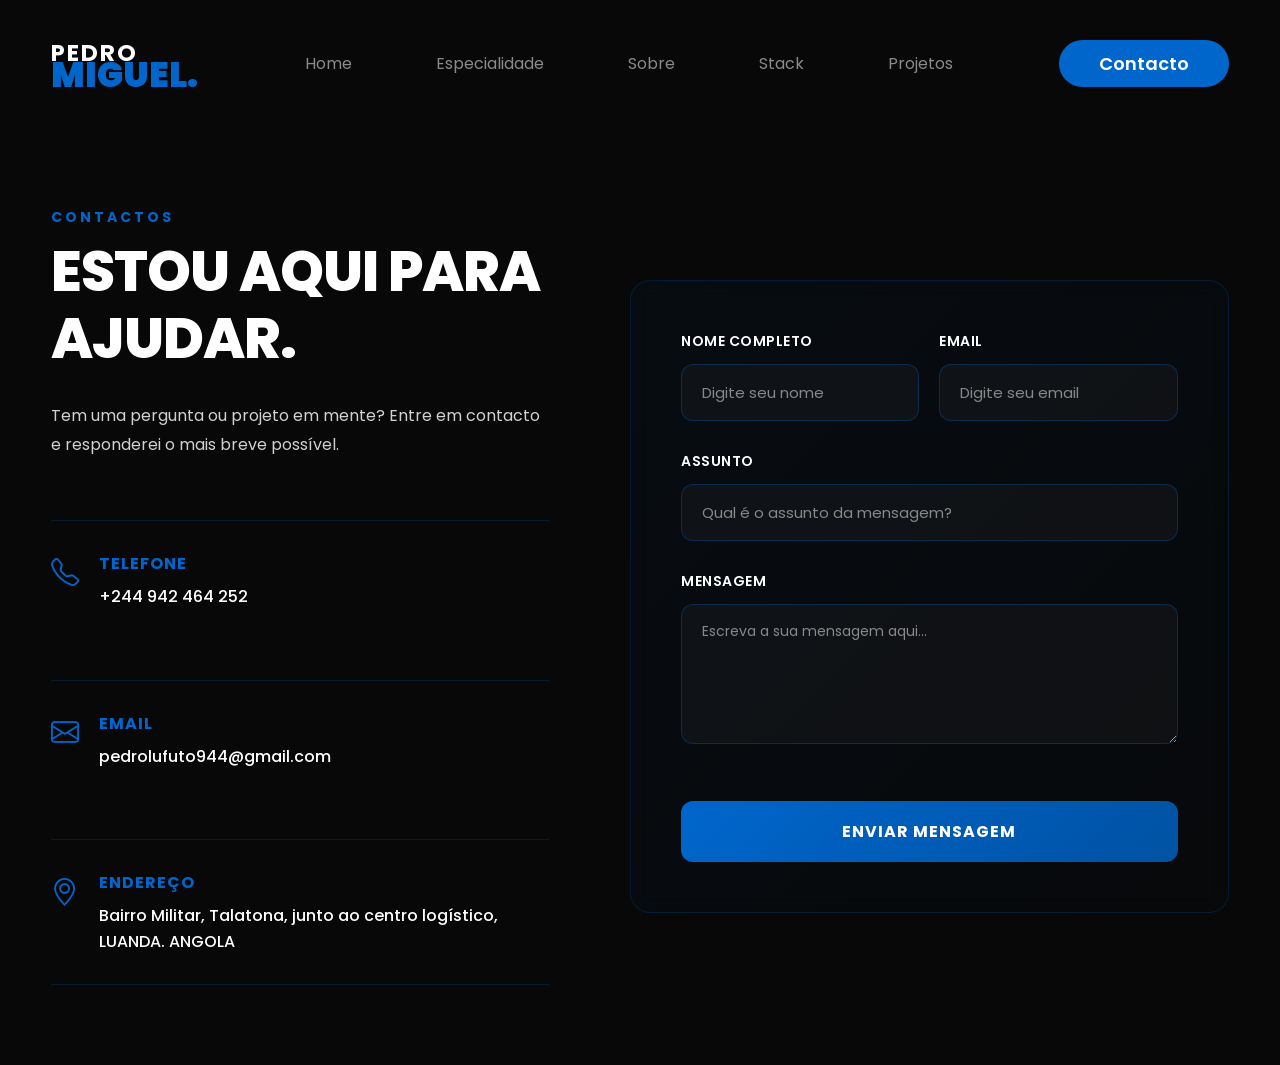
<file: contacto.html>
<!DOCTYPE html>
<html lang="pt">

<head>
    <meta charset="UTF-8">
    <meta name="viewport" content="width=device-width, initial-scale=1.0">
    <link rel="stylesheet" href="style.css">
    <link rel="stylesheet" href="https://cdn.jsdelivr.net/npm/bootstrap-icons@1.11.3/font/bootstrap-icons.min.css">
    <link rel="preconnect" href="https://fonts.googleapis.com">
    <link rel="preconnect" href="https://fonts.gstatic.com" crossorigin>
    <link
        href="https://fonts.googleapis.com/css2?family=Poppins:ital,wght@0,100;0,200;0,300;0,400;0,500;0,600;0,700;0,800;0,900;1,100;1,200;1,300;1,400;1,500;1,600;1,700;1,800;1,900&display=swap"
        rel="stylesheet">
    <title>Contacto | Pedro Miguel</title>
    <style>
        /* NOTIFICAÇÃO TOAST - FIXA NO TOPO */
        .toast-container {
            position: fixed;
            top: 30px;
            right: 30px;
            z-index: 9999;
            pointer-events: none;
        }

        .toast-notification {
            background: #fff;
            border-radius: 12px;
            padding: 20px 25px;
            margin-bottom: 15px;
            min-width: 350px;
            max-width: 450px;
            box-shadow: 0 10px 40px rgba(0, 0, 0, 0.2);
            display: flex;
            align-items: center;
            gap: 15px;
            animation: slideInFromRight .4s cubic-bezier(0.34, 1.56, 0.64, 1);
            pointer-events: auto;
            border-left: 5px solid #0066CC;
            font-weight: 600;
            color: #333;
        }

        .toast-notification.success {
            border-left-color: #4caf50;
            background: linear-gradient(135deg, #f0fdf4 0%, #f9fdf7 100%);
        }

        .toast-notification.success .toast-icon {
            color: #4caf50;
            font-size: 24px;
        }

        .toast-notification.error {
            border-left-color: #f44336;
            background: linear-gradient(135deg, #fef2f2 0%, #fdfbfb 100%);
        }

        .toast-notification.error .toast-icon {
            color: #f44336;
            font-size: 24px;
        }

        .toast-icon {
            display: flex;
            align-items: center;
            flex-shrink: 0;
            animation: popIn .5s cubic-bezier(0.34, 1.56, 0.64, 1);
        }

        .toast-content {
            flex: 1;
            font-size: 15px;
            line-height: 1.5;
            color: #333;
        }

        .toast-close {
            background: none;
            border: none;
            cursor: pointer;
            font-size: 20px;
            color: #999;
            padding: 0;
            margin-left: 10px;
            display: flex;
            align-items: center;
            transition: color .2s;
        }

        .toast-close:hover {
            color: #666;
        }

        @keyframes slideInFromRight {
            from {
                opacity: 0;
                transform: translateX(400px);
            }
            to {
                opacity: 1;
                transform: translateX(0);
            }
        }

        @keyframes slideOutToRight {
            from {
                opacity: 1;
                transform: translateX(0);
            }
            to {
                opacity: 0;
                transform: translateX(400px);
            }
        }

        .toast-notification.removing {
            animation: slideOutToRight .3s cubic-bezier(0.34, 1.56, 0.64, 1) forwards;
        }

        @media screen and (max-width: 768px) {
            .toast-container {
                top: 20px;
                right: 20px;
                left: 20px;
            }

            .toast-notification {
                min-width: auto;
                max-width: 100%;
            }
        }

        /* ESTILO DO FORMULÁRIO DE CONTACTO */
        section.contacto {
            padding: 80px 4%;
            min-height: 100vh;
            display: flex;
            align-items: center;
        }

        section.contacto .interface {
            width: 100%;
        }

        .contacto-wrapper {
            display: grid;
            grid-template-columns: 1fr 1.2fr;
            gap: 80px;
            max-width: 1200px;
            margin: 0 auto;
            align-items: center;
        }

        /* LADO ESQUERDO - INFORMAÇÕES */
        .contacto-info {
            display: flex;
            flex-direction: column;
            gap: 40px;
        }

        .contacto-info h2 {
            color: #0066CC;
            font-size: 14px;
            font-weight: 700;
            text-transform: uppercase;
            letter-spacing: 3px;
            margin-bottom: 10px;
        }

        .contacto-info h1 {
            color: #fff;
            font-size: 56px;
            font-weight: 800;
            line-height: 1.2;
            margin-bottom: 30px;
            letter-spacing: -1px;
        }

        .contacto-info p {
            color: #d1d1d1;
            font-size: 16px;
            line-height: 1.8;
            margin-bottom: 20px;
        }

        .info-item {
            display: flex;
            align-items: flex-start;
            gap: 20px;
            padding: 30px 0;
            border-top: 1px solid rgba(0, 102, 204, 0.2);
        }

        .info-item:last-child {
            border-bottom: 1px solid rgba(0, 102, 204, 0.2);
        }

        .info-icon {
            font-size: 28px;
            color: #0066CC;
            flex-shrink: 0;
            margin-top: 2px;
        }

        .info-content h3 {
            color: #0066CC;
            font-size: 16px;
            font-weight: 700;
            margin-bottom: 8px;
            text-transform: uppercase;
            letter-spacing: 1px;
        }

        .info-content p {
            color: #fff;
            font-size: 16px;
            line-height: 1.6;
            margin: 0;
            font-weight: 500;
        }

        /* LADO DIREITO - FORMULÁRIO */
        .contacto-form-container {
            background: linear-gradient(135deg, rgba(0, 102, 204, 0.05) 0%, rgba(0, 102, 204, 0.02) 100%);
            border: 1px solid rgba(0, 102, 204, 0.2);
            border-radius: 20px;
            padding: 50px;
            backdrop-filter: blur(10px);
        }

        .form-group {
            margin-bottom: 30px;
        }

        .form-group label {
            display: block;
            color: #fff;
            margin-bottom: 12px;
            font-weight: 600;
            font-size: 14px;
            text-transform: uppercase;
            letter-spacing: 0.5px;
        }

        .form-group input,
        .form-group textarea {
            width: 100%;
            padding: 16px 20px;
            border: 1px solid rgba(0, 102, 204, 0.3);
            border-radius: 12px;
            background-color: rgba(255, 255, 255, 0.03);
            color: #fff;
            font-family: 'Poppins', sans-serif;
            font-size: 15px;
            transition: .3s ease;
        }

        .form-group input::placeholder,
        .form-group textarea::placeholder {
            color: #888;
        }

        .form-group input:focus,
        .form-group textarea:focus {
            outline: none;
            border-color: #0066CC;
            background-color: rgba(0, 102, 204, 0.08);
            box-shadow: 0 0 20px rgba(0, 102, 204, 0.2);
            transform: translateY(-2px);
        }

        .form-group textarea {
            resize: vertical;
            min-height: 140px;
            font-size: 14px;
        }

        .form-row {
            display: grid;
            grid-template-columns: 1fr 1fr;
            gap: 20px;
        }

        .btn-enviar {
            width: 100%;
            padding: 18px;
            background: linear-gradient(135deg, #0066CC 0%, #0052a3 100%);
            color: #fff;
            border: none;
            border-radius: 12px;
            font-size: 16px;
            font-weight: 700;
            cursor: pointer;
            transition: .3s ease;
            margin-top: 20px;
            font-family: 'Poppins', sans-serif;
            text-transform: uppercase;
            letter-spacing: 1px;
            position: relative;
            overflow: hidden;
        }

        .btn-enviar::before {
            content: '';
            position: absolute;
            top: 0;
            left: -100%;
            width: 100%;
            height: 100%;
            background: rgba(255, 255, 255, 0.1);
            transition: left .3s ease;
        }

        .btn-enviar:hover::before {
            left: 100%;
        }

        .btn-enviar:hover {
            box-shadow: 0 10px 30px rgba(0, 102, 204, 0.4);
            transform: translateY(-3px);
        }

        .btn-enviar:active {
            transform: translateY(-1px);
        }

        .btn-enviar:disabled {
            opacity: 0.7;
            cursor: not-allowed;
        }

        /* RESPONSIVIDADE */
        @media screen and (max-width: 1024px) {
            .contacto-wrapper {
                grid-template-columns: 1fr;
                gap: 60px;
            }

            .contacto-info h1 {
                font-size: 42px;
            }

            .contacto-form-container {
                padding: 40px;
            }
        }

        @media screen and (max-width: 768px) {
            section.contacto {
                padding: 60px 4%;
            }

            .contacto-wrapper {
                gap: 40px;
            }

            .contacto-info h1 {
                font-size: 36px;
            }

            .info-item {
                padding: 25px 0;
            }

            .form-row {
                grid-template-columns: 1fr;
            }

            .contacto-form-container {
                padding: 30px;
            }

            .contacto-info h2 {
                font-size: 12px;
            }
        }

        @media screen and (max-width: 480px) {
            section.contacto {
                padding: 40px 4%;
                min-height: auto;
            }

            .contacto-info h1 {
                font-size: 28px;
            }

            .contacto-form-container {
                padding: 20px;
                border-radius: 15px;
            }

            .info-item {
                padding: 20px 0;
            }

            .info-icon {
                font-size: 24px;
            }
        }
    </style>
</head>

<body>

    <!-- Container para notificações Toast -->
    <div class="toast-container" id="toast-container"></div>

    <header>
        <div class="interface">
            <div class="logo">
                <h2 style="color: #fff;"><a href="index.html">PEDRO<span>MIGUEL.</span></a></h2>
            </div>
            <nav class="menu-desktop">
                <ul>
                    <li><a href="index.html">Home</a></li>
                    <li><a href="index.html#especialidades">Especialidade</a></li>
                    <li><a href="index.html#sobre">Sobre</a></li>
                    <li><a href="index.html#stack">Stack</a></li>
                    <li><a href="index.html#projetos">Projetos</a></li>
                </ul>
            </nav>
            <nav class="btn-contato">
                <a href="contacto.html">
                    <button>Contacto</button>
                </a>
            </nav>

            <div class="btn-abrir-menu" id="btn-menu">
                <i class="bi bi-list"></i>
            </div>

            <div class="menu-mobile" id="menu-mobile">
                <div class="btn-fechar">
                    <i class="bi bi-x-lg"></i>
                </div>

                <nav>
                    <ul>
                        <li><a href="index.html">Home</a></li>
                        <li><a href="index.html#especialidades">Especialidade</a></li>
                        <li><a href="index.html#sobre">Sobre</a></li>
                        <li><a href="index.html#stack">Stack</a></li>
                        <li><a href="index.html#projetos">Projetos</a></li>
                        <li><a href="contacto.html">Contacto</a></li>
                    </ul>
                </nav>
            </div>
            <div class="overlay-menu" id="overlay-menu"></div>

        </div>
    </header>

    <main>
        <section class="contacto reveal">
            <div class="interface">
                <div class="contacto-wrapper">
                    <!-- LADO ESQUERDO - INFORMAÇÕES DE CONTACTO -->
                    <div class="contacto-info">
                        <div>
                            <h2>CONTACTOS</h2>
                            <h1>ESTOU AQUI PARA AJUDAR.</h1>
                            <p>Tem uma pergunta ou projeto em mente? Entre em contacto e responderei o mais breve possível.</p>
                        </div>

                        <!-- Telefone -->
                        <div class="info-item">
                            <div class="info-icon">
                                <i class="bi bi-telephone"></i>
                            </div>
                            <div class="info-content">
                                <h3>Telefone</h3>
                                <p>+244 942 464 252</p>
                            </div>
                        </div>

                        <!-- Email -->
                        <div class="info-item">
                            <div class="info-icon">
                                <i class="bi bi-envelope"></i>
                            </div>
                            <div class="info-content">
                                <h3>Email</h3>
                                <p>pedrolufuto944@gmail.com</p>
                            </div>
                        </div>

                        <!-- Endereço -->
                        <div class="info-item">
                            <div class="info-icon">
                                <i class="bi bi-geo-alt"></i>
                            </div>
                            <div class="info-content">
                                <h3>Endereço</h3>
                                <p>Bairro Militar, Talatona, junto ao centro logístico,<br>LUANDA. ANGOLA</p>
                            </div>
                        </div>
                    </div>

                    <!-- LADO DIREITO - FORMULÁRIO -->
                    <div class="contacto-form-container">
                        <form id="contacto-form" action="enviar.php" method="POST">
                            <div class="form-row">
                                <div class="form-group">
                                    <label for="nome">Nome Completo</label>
                                    <input type="text" id="nome" name="nome" placeholder="Digite seu nome" required>
                                </div>

                                <div class="form-group">
                                    <label for="email">Email</label>
                                    <input type="email" id="email" name="email" placeholder="Digite seu email" required>
                                </div>
                            </div>

                            <div class="form-group">
                                <label for="assunto">Assunto</label>
                                <input type="text" id="assunto" name="assunto" placeholder="Qual é o assunto da mensagem?" required>
                            </div>

                            <div class="form-group">
                                <label for="mensagem">Mensagem</label>
                                <textarea id="mensagem" name="mensagem" placeholder="Escreva a sua mensagem aqui..." required></textarea>
                            </div>

                            <button type="submit" class="btn-enviar">Enviar Mensagem</button>
                        </form>
                    </div>
                </div>
            </div>
        </section>
    </main>

    <div class="scroll-top" id="scroll-top">
        <i class="bi bi-arrow-up"></i>
    </div>

    <script src="menu.js"></script>
    <script src="contacto.js"></script>
</body>

</html>
</file>
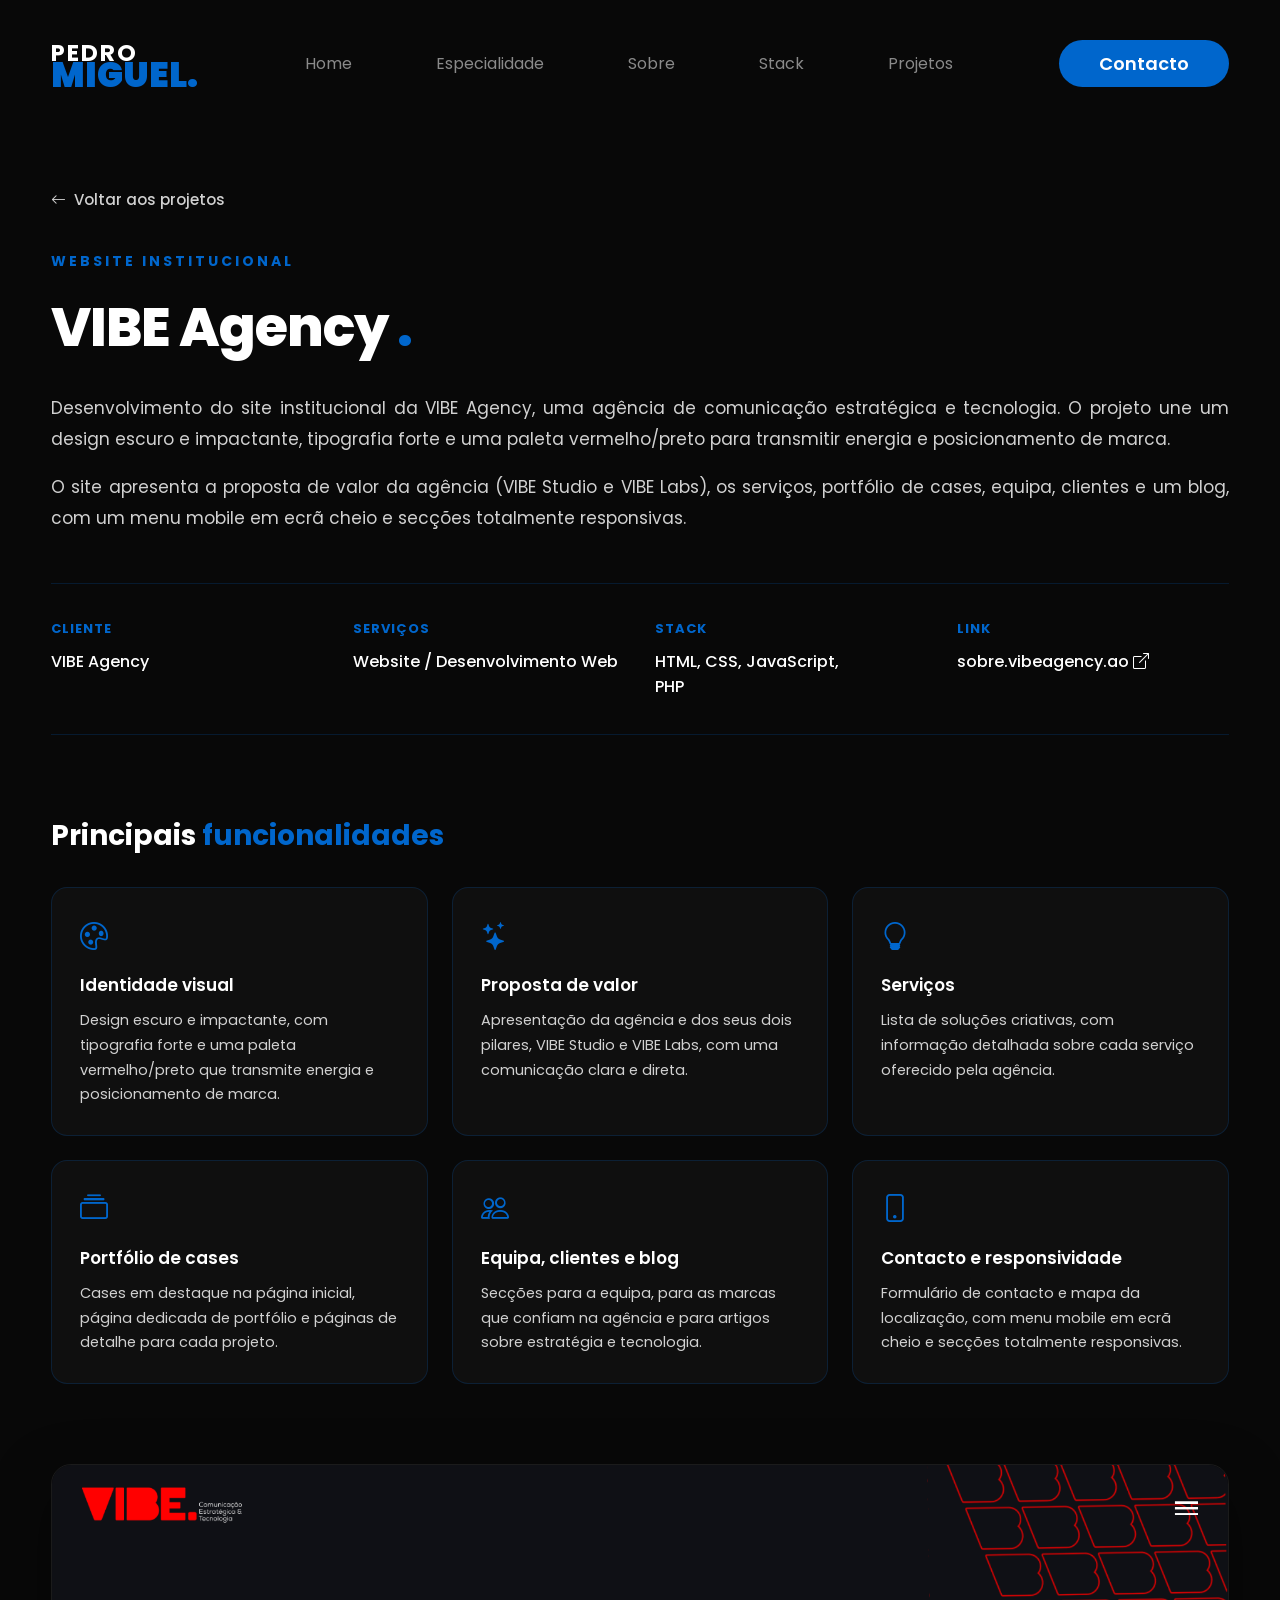
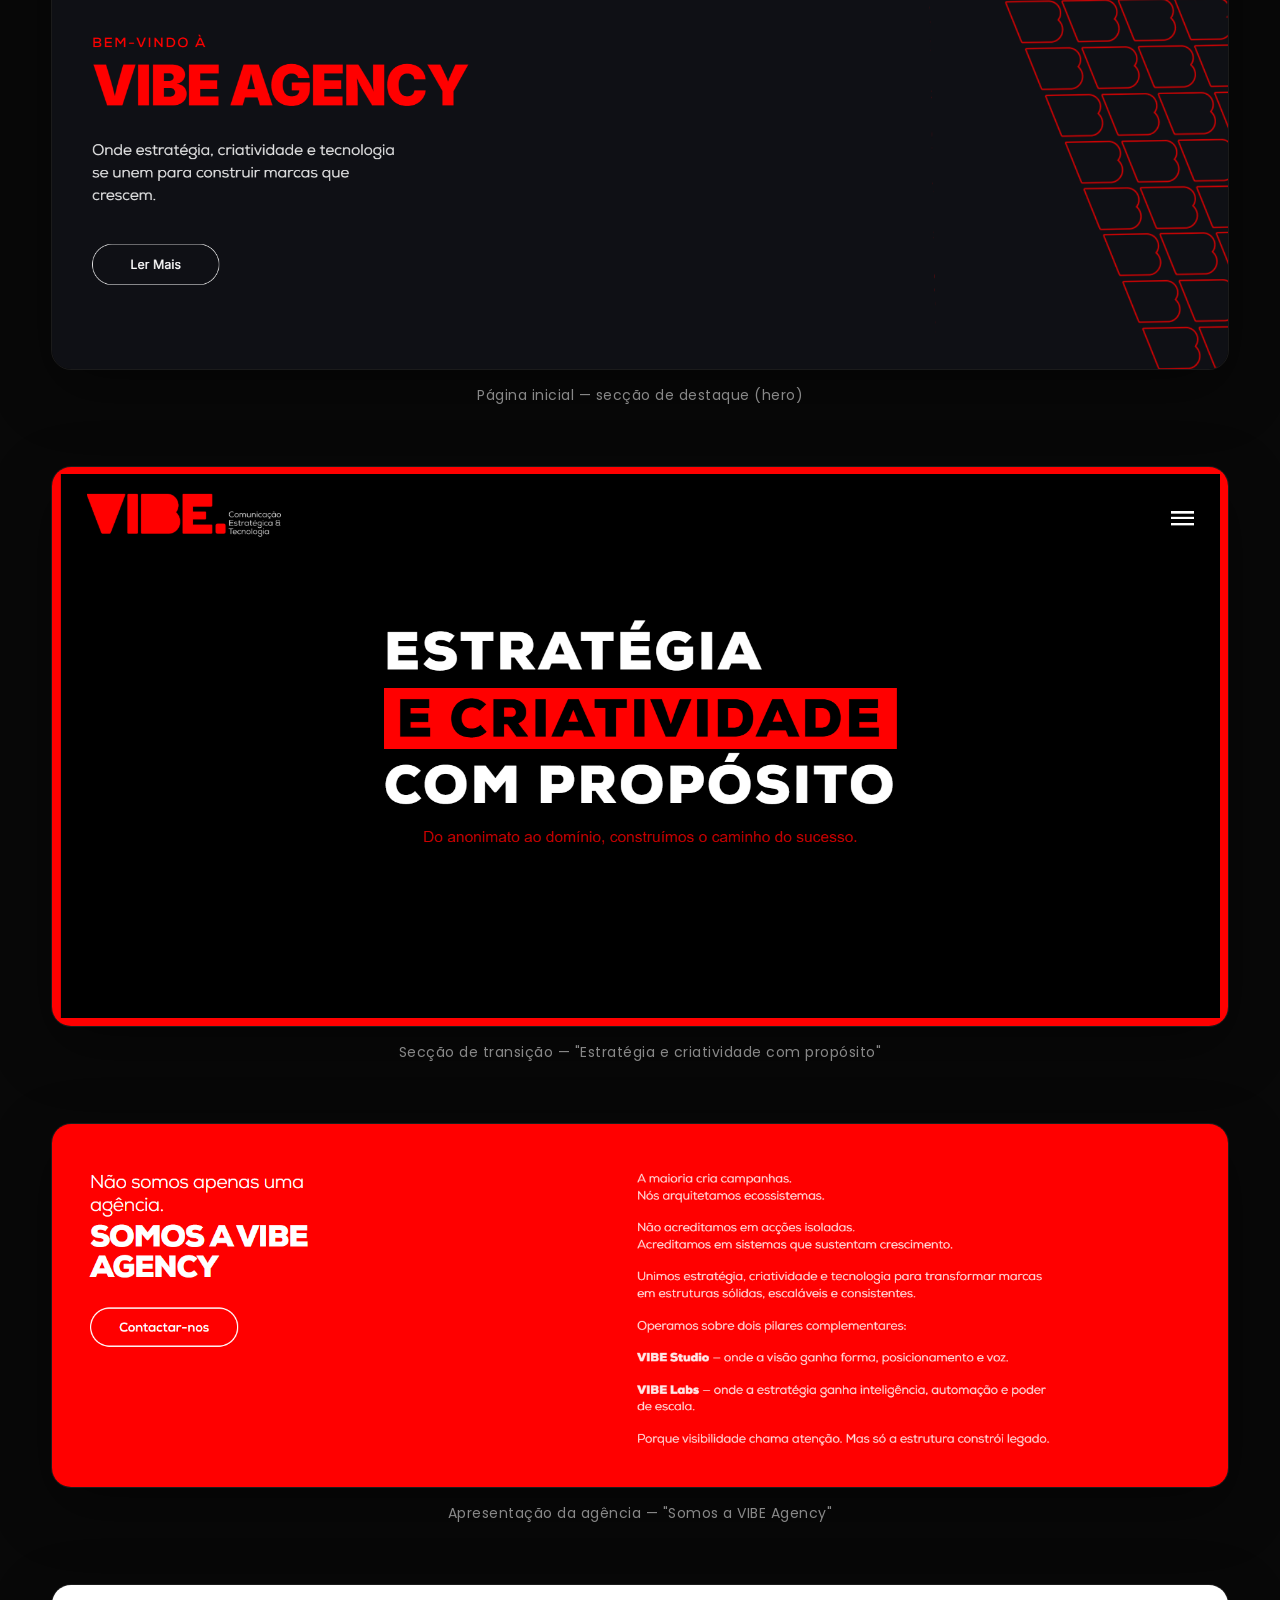
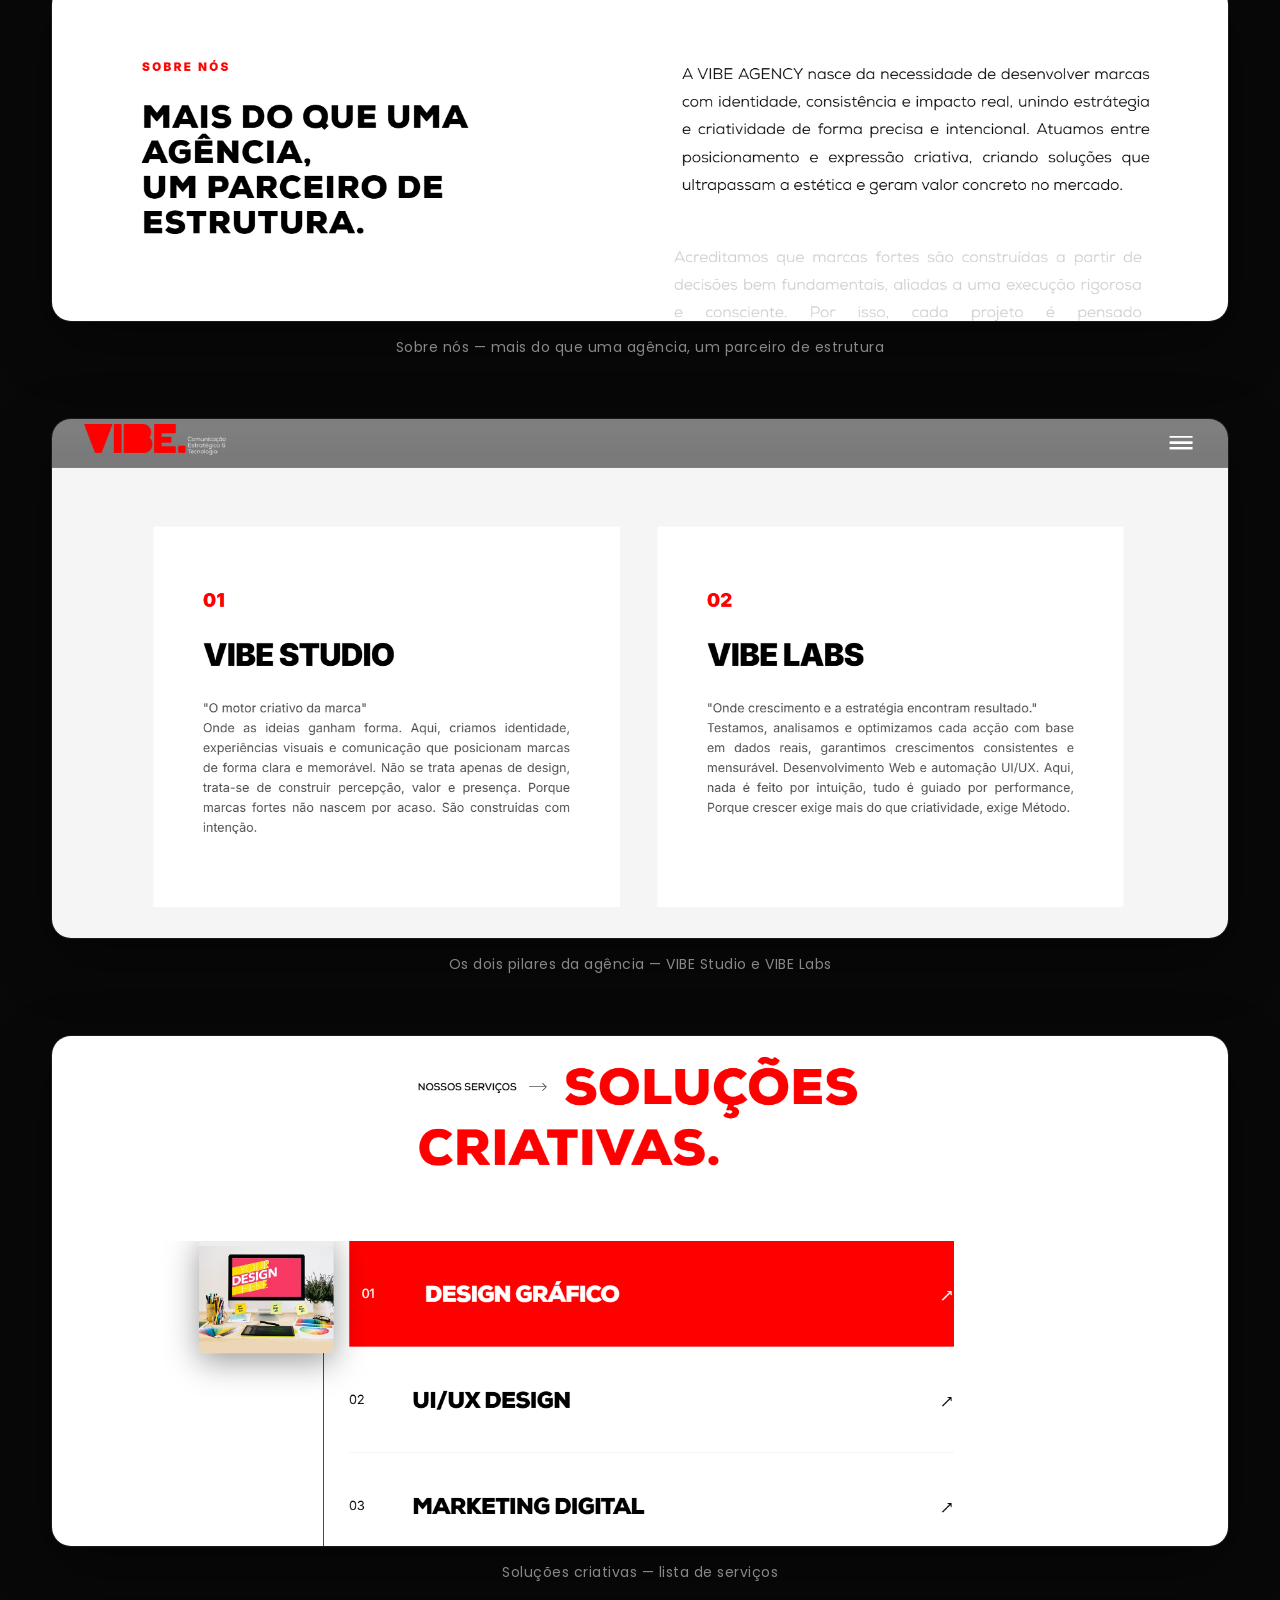
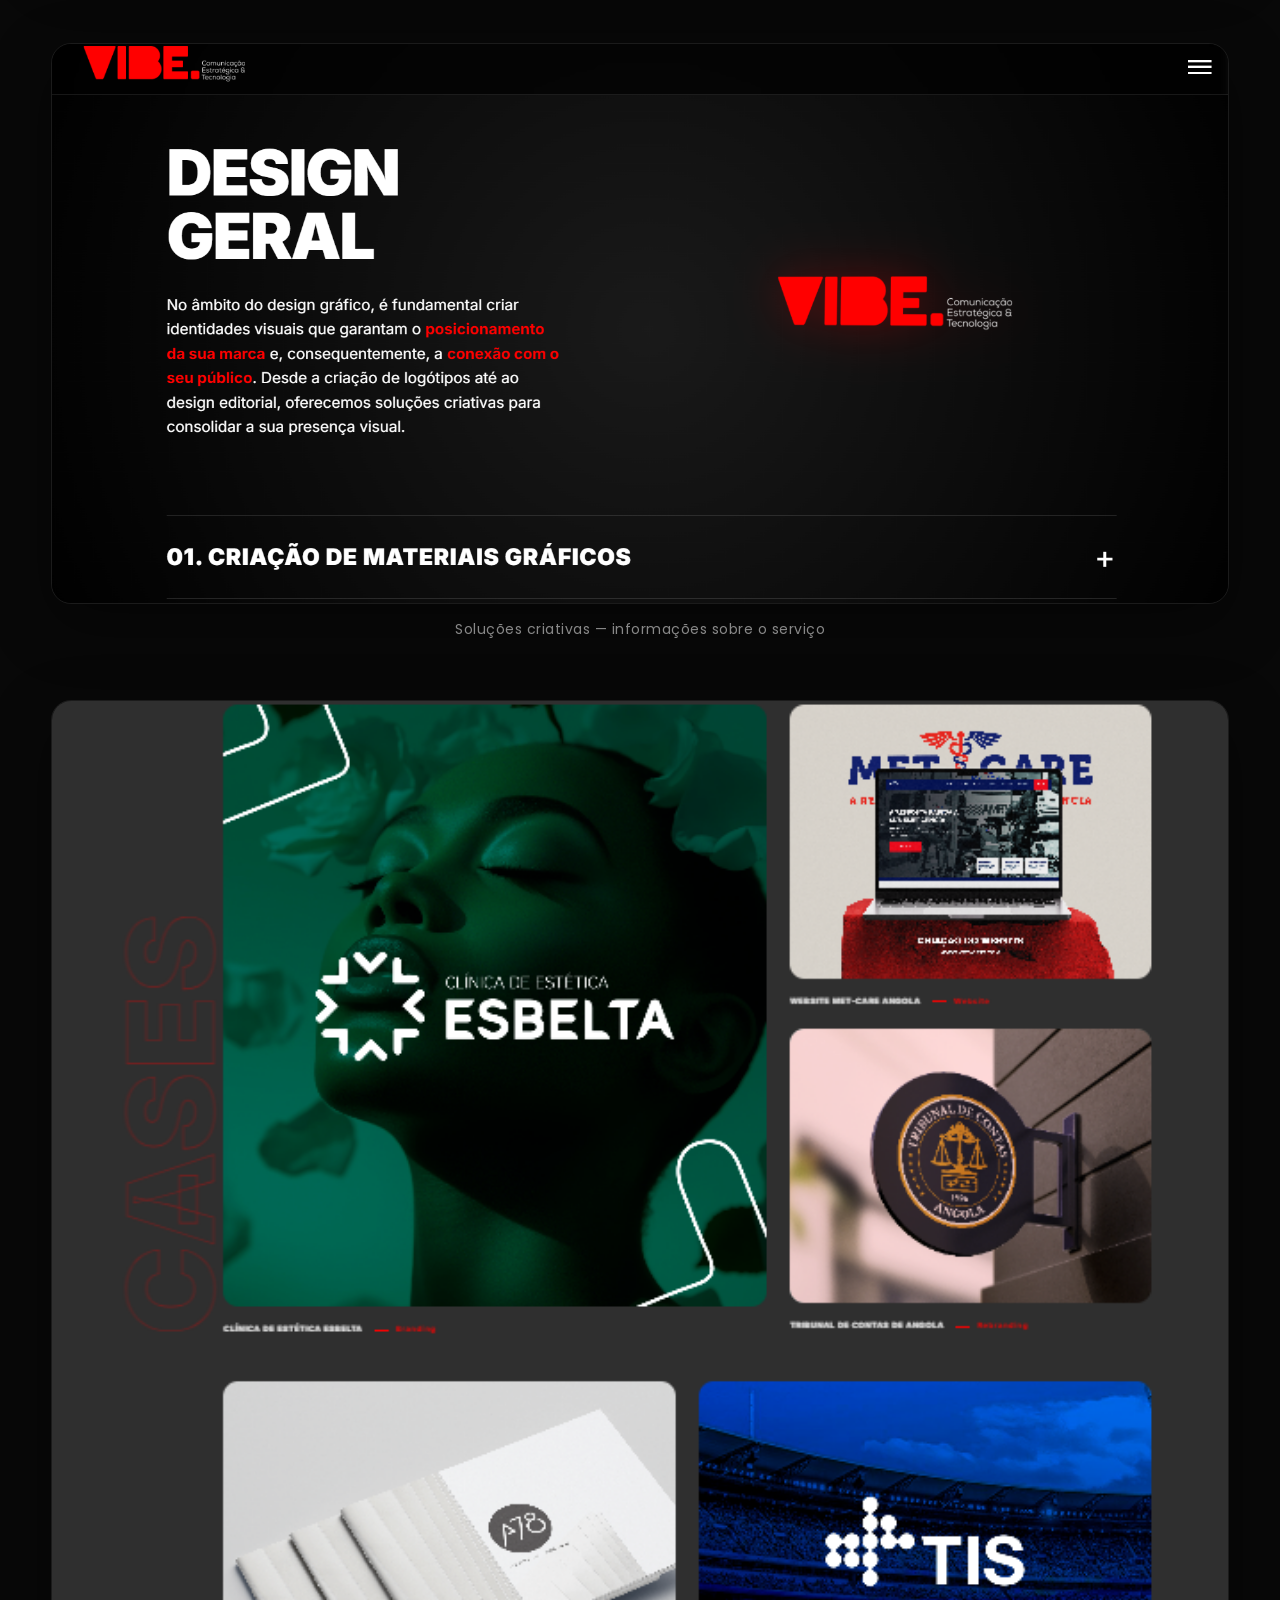
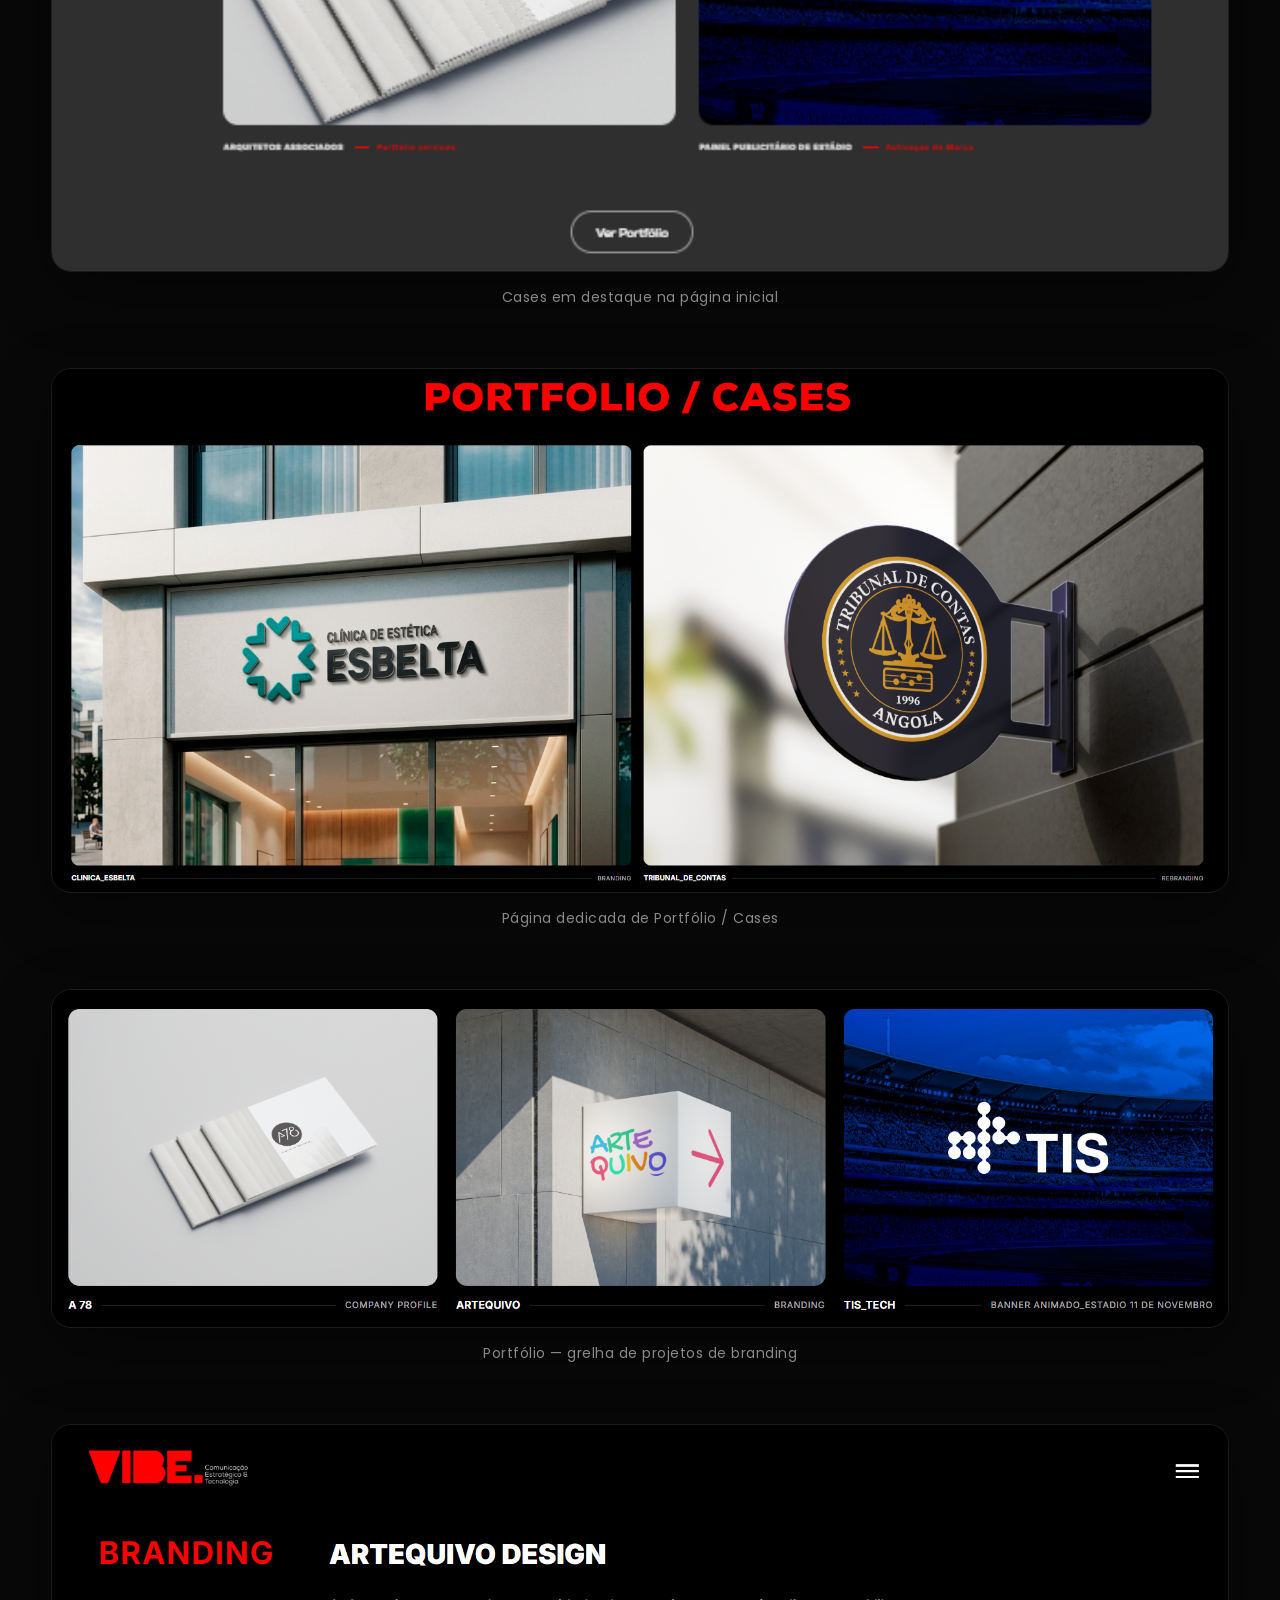
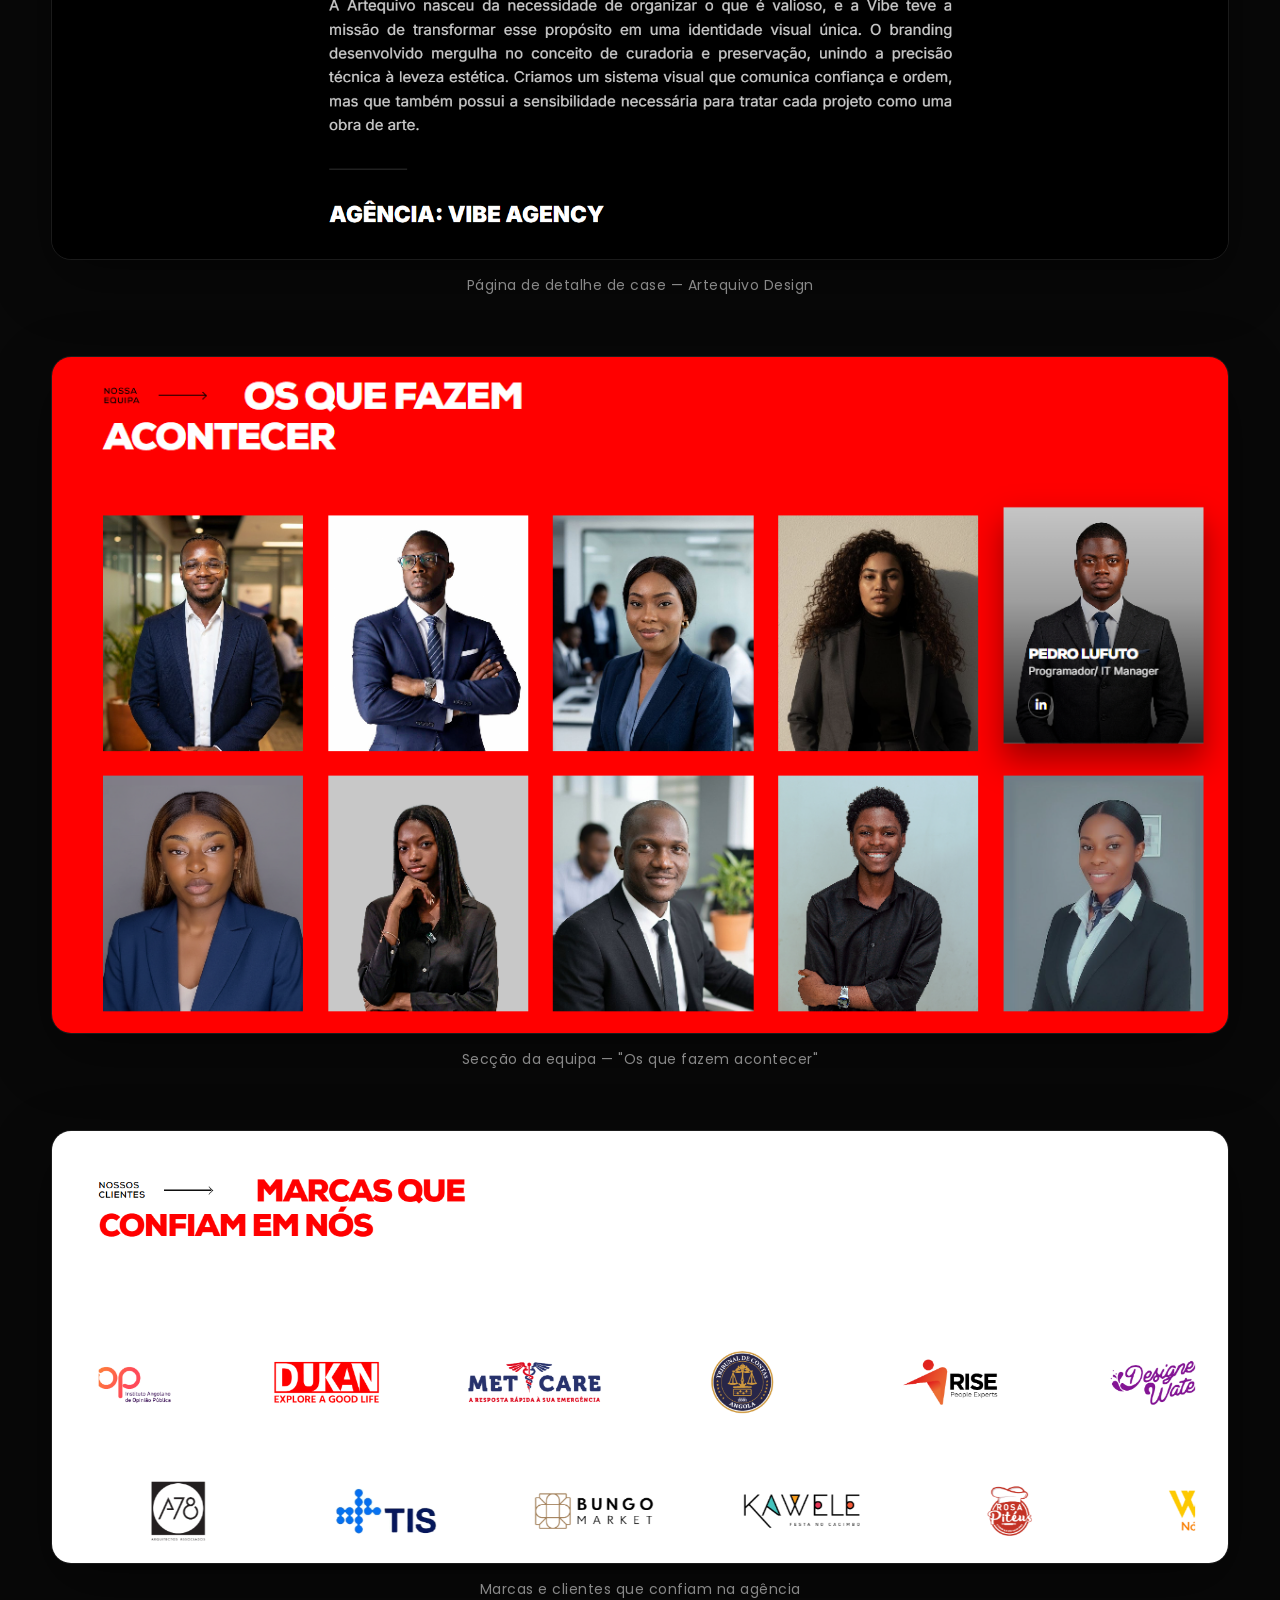
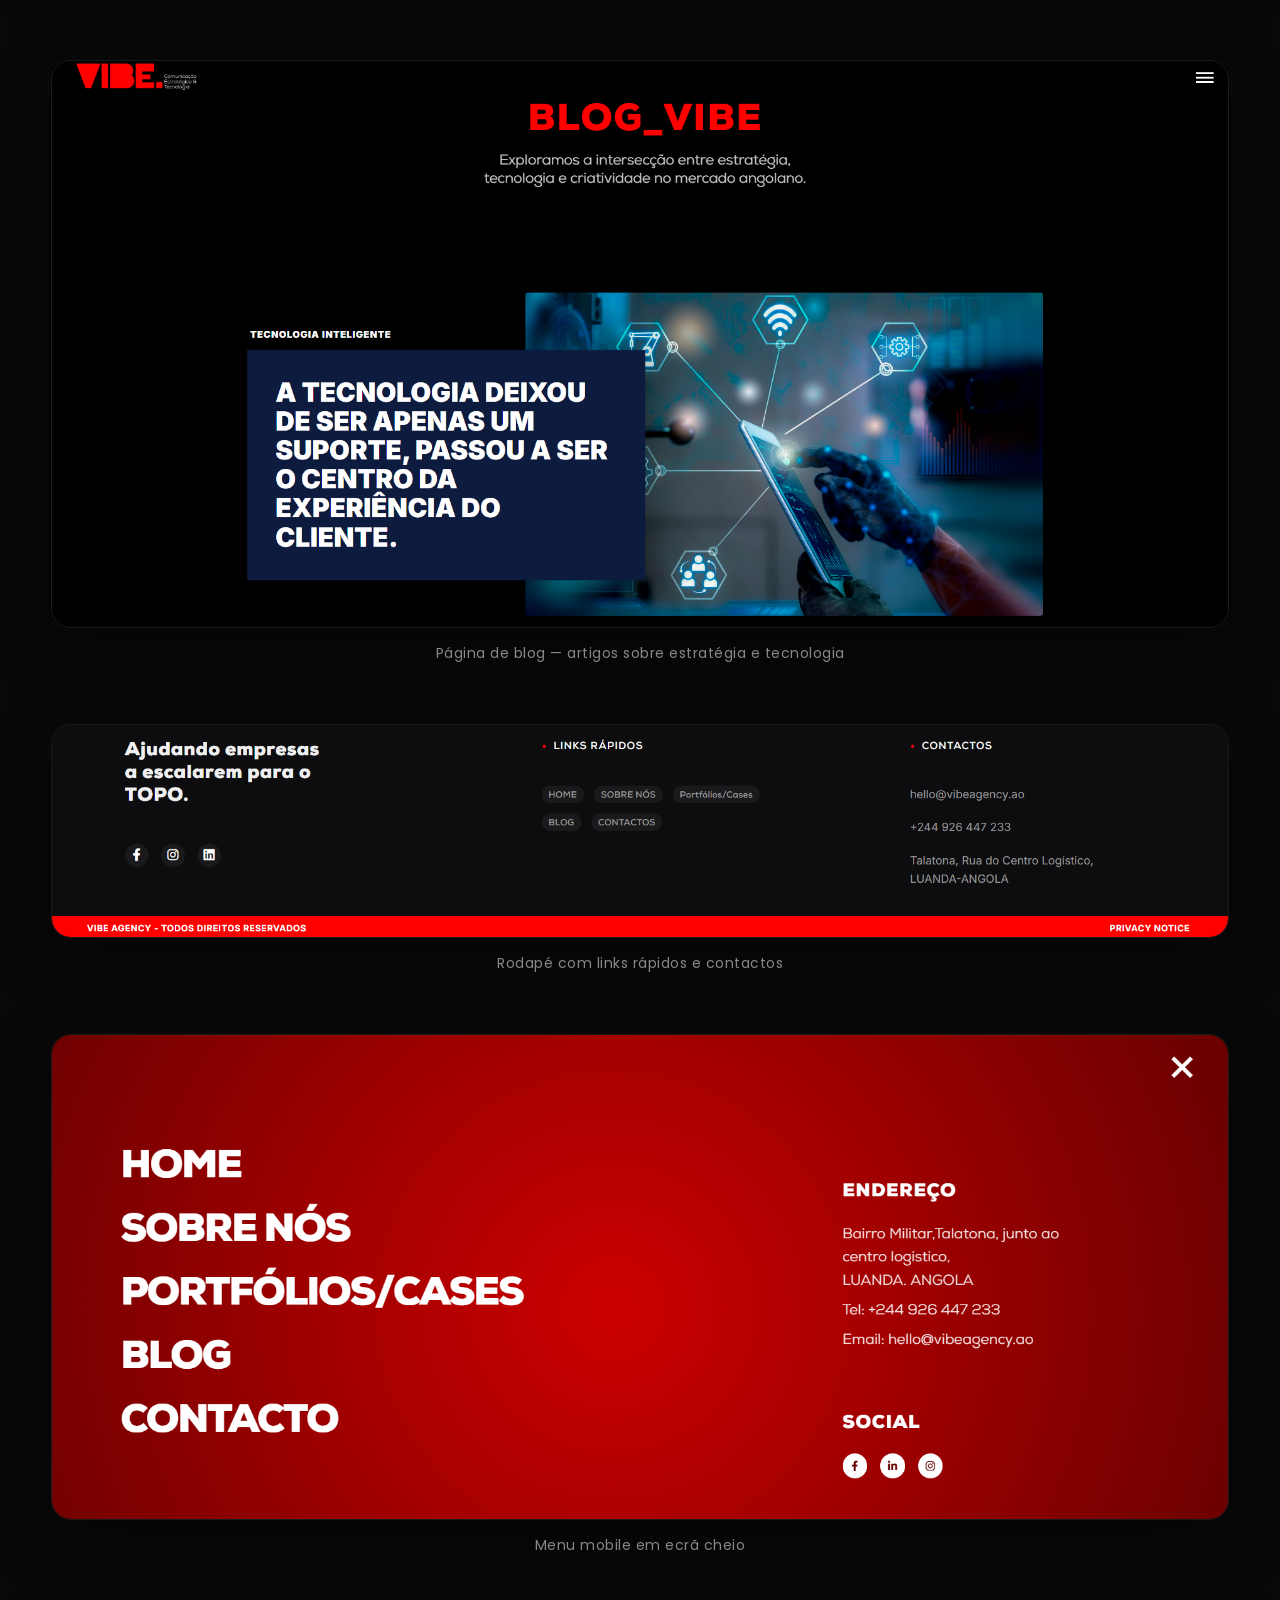
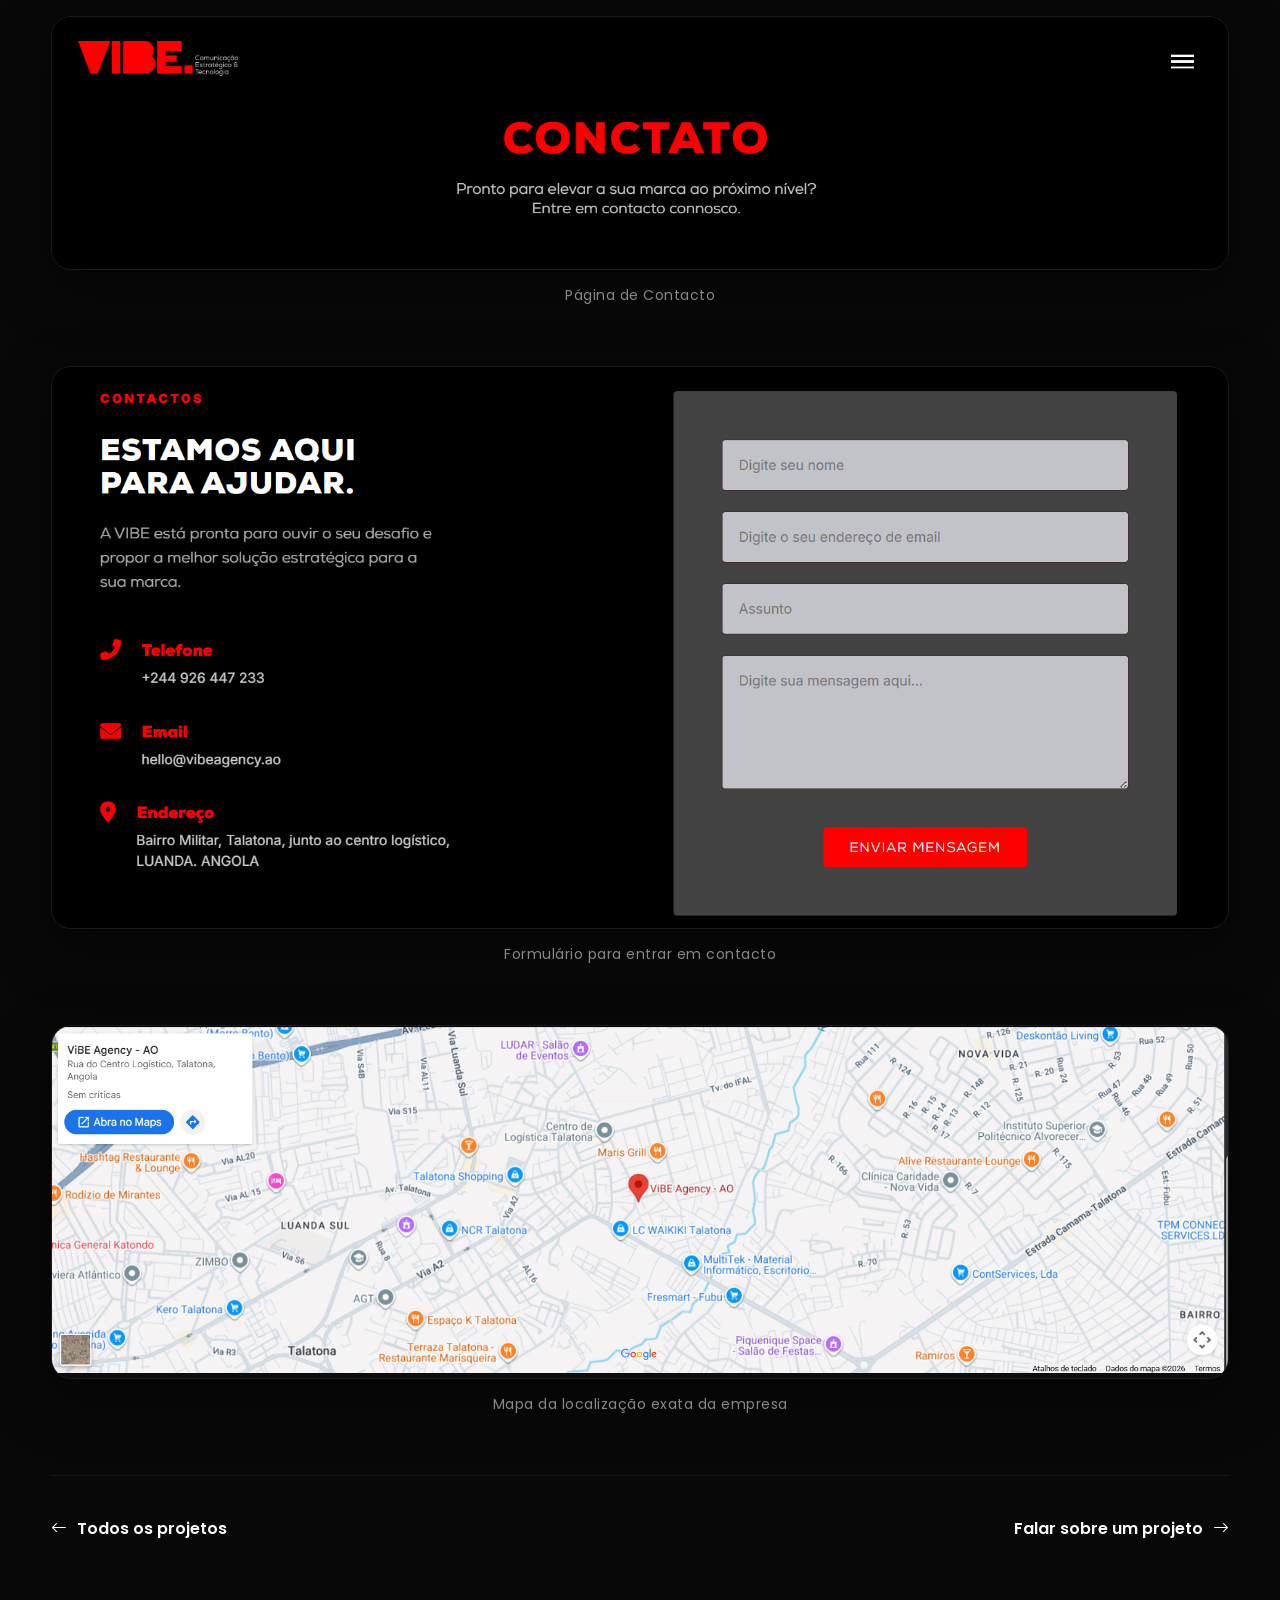
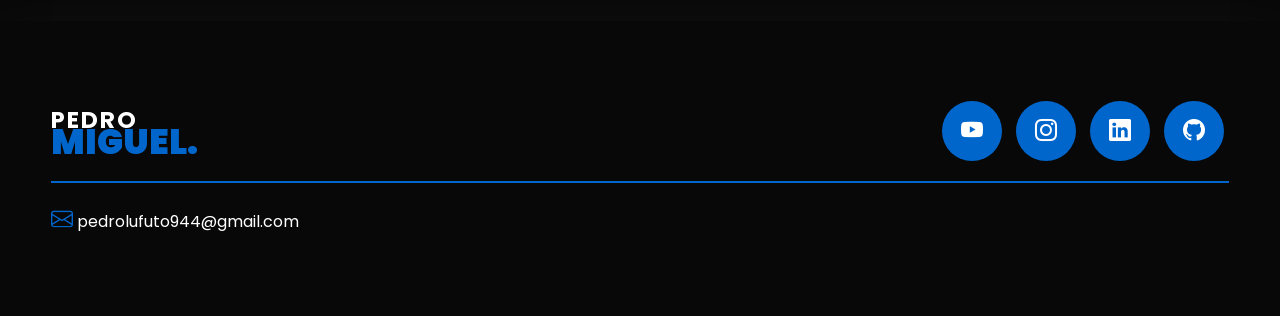
<file: projeto1.html>
<!DOCTYPE html>
<html lang="pt">

<head>
    <meta charset="UTF-8">
    <meta name="viewport" content="width=device-width, initial-scale=1.0">
    <link rel="stylesheet" href="style.css">
    <link rel="stylesheet" href="https://cdn.jsdelivr.net/npm/bootstrap-icons@1.11.3/font/bootstrap-icons.min.css">
    <link rel="preconnect" href="https://fonts.googleapis.com">
    <link rel="preconnect" href="https://fonts.gstatic.com" crossorigin>
    <link rel="icon" type="image/png" href="icone-PL.svg">
    <link
        href="https://fonts.googleapis.com/css2?family=Poppins:ital,wght@0,100;0,200;0,300;0,400;0,500;0,600;0,700;0,800;0,900;1,100;1,200;1,300;1,400;1,500;1,600;1,700;1,800;1,900&display=swap"
        rel="stylesheet">
    <title>Website VIBE Agency | Pedro Miguel</title>

    <style>
        /* ===== ESTILO DA PÁGINA DE PROJETO (case study) ===== */
        section.projeto-hero {
            padding: 60px 4% 20px 4%;
        }

        .projeto-voltar {
            display: inline-flex;
            align-items: center;
            gap: 8px;
            color: #d1d1d1;
            text-decoration: none;
            font-size: 15px;
            font-weight: 500;
            transition: .2s;
            margin-bottom: 40px;
        }

        .projeto-voltar:hover {
            color: #0066CC;
            transform: translateX(-4px);
        }

        .projeto-titulo h2 {
            color: #0066CC;
            font-size: 14px;
            font-weight: 700;
            text-transform: uppercase;
            letter-spacing: 3px;
            margin-bottom: 15px;
        }

        .projeto-titulo h1 {
            color: #fff;
            font-size: 54px;
            font-weight: 800;
            letter-spacing: -1px;
            margin-bottom: 25px;
            max-width: 850px;
        }

        .projeto-titulo p.descricao {
            color: #d1d1d1;
            font-size: 17px;
            line-height: 1.8;
            max-width: 1300px;
            text-align: justify;
            margin-bottom: 18px;
        }

        .projeto-meta {
            display: grid;
            grid-template-columns: repeat(4, 1fr);
            gap: 30px;
            margin: 50px 0 20px 0;
            padding: 35px 0;
            border-top: 1px solid rgba(0, 102, 204, 0.2);
            border-bottom: 1px solid rgba(0, 102, 204, 0.2);
        }

        .projeto-meta .meta-item h3 {
            color: #0066CC;
            font-size: 13px;
            font-weight: 700;
            text-transform: uppercase;
            letter-spacing: 1px;
            margin-bottom: 10px;
        }

        .projeto-meta .meta-item p,
        .projeto-meta .meta-item a {
            color: #fff;
            font-size: 16px;
            font-weight: 500;
            text-decoration: none;
        }

        .projeto-meta .meta-item a:hover {
            color: #0066CC;
        }

        /* FUNCIONALIDADES */
        section.projeto-funcionalidades {
            padding: 40px 4% 20px 4%;
        }

        .funcionalidades-titulo {
            max-width: 1280px;
            margin: 0 auto 30px auto;
            color: #fff;
            font-size: 28px;
            font-weight: 700;
        }

        .funcionalidades-titulo span {
            color: #0066CC;
        }

        .funcionalidades-grid {
            max-width: 1280px;
            margin: 0 auto;
            display: grid;
            grid-template-columns: repeat(3, 1fr);
            gap: 24px;
        }

        .func-card {
            background: rgba(255, 255, 255, 0.03);
            border: 1px solid rgba(0, 102, 204, 0.2);
            border-radius: 16px;
            padding: 28px;
            transition: .2s;
        }

        .func-card:hover {
            border-color: #0066CC;
            transform: translateY(-4px);
        }

        .func-card i {
            color: #0066CC;
            font-size: 28px;
            display: block;
            margin-bottom: 14px;
        }

        .func-card h3 {
            color: #fff;
            font-size: 17px;
            font-weight: 600;
            margin-bottom: 10px;
        }

        .func-card p {
            color: #d1d1d1;
            font-size: 14.5px;
            line-height: 1.7;
        }

        /* GALERIA */
        section.projeto-galeria {
            padding: 60px 4% 80px 4%;
        }

        .galeria-item {
            max-width: 1280px;
            margin: 0 auto 60px auto;
        }

        .galeria-item img {
            width: 100%;
            height: auto;
            display: block;
            border-radius: 20px;
            border: 1px solid rgba(255, 255, 255, 0.08);
            box-shadow: 0 20px 60px rgba(0, 0, 0, 0.4);
        }

        .galeria-item .legenda {
            color: #888;
            font-size: 14px;
            margin-top: 15px;
            text-align: center;
            letter-spacing: 0.5px;
        }

        /* NAVEGAÇÃO ENTRE PROJETOS */
        .projeto-nav {
            max-width: 1280px;
            margin: 20px auto 0 auto;
            display: flex;
            justify-content: space-between;
            align-items: center;
            padding-top: 40px;
            border-top: 1px solid rgba(0, 102, 204, 0.2);
        }

        .projeto-nav a {
            color: #fff;
            text-decoration: none;
            font-size: 16px;
            font-weight: 600;
            display: flex;
            align-items: center;
            gap: 10px;
            transition: .2s;
        }

        .projeto-nav a:hover {
            color: #0066CC;
        }

        @media screen and (max-width: 1020px) {
            .projeto-titulo h1 {
                font-size: 34px;
            }

            .projeto-meta {
                grid-template-columns: repeat(2, 1fr);
            }

            .funcionalidades-grid {
                grid-template-columns: repeat(2, 1fr);
            }
        }

        @media screen and (max-width: 600px) {
            .projeto-meta {
                grid-template-columns: 1fr;
                gap: 20px;
            }

            .funcionalidades-grid {
                grid-template-columns: 1fr;
            }
        }
    </style>
</head>

<body>

    <header>
        <div class="interface">
            <div class="logo">
                <h2 style="color: #fff;"><a href="index.html">PEDRO<span>MIGUEL.</span></a></h2>
            </div>
            <nav class="menu-desktop">
                <ul>
                    <li><a href="index.html">Home</a></li>
                    <li><a href="index.html#especialidades">Especialidade</a></li>
                    <li><a href="index.html#sobre">Sobre</a></li>
                    <li><a href="index.html#stack">Stack</a></li>
                    <li><a href="index.html#projetos">Projetos</a></li>
                </ul>
            </nav>
            <nav class="btn-contato">
                <a href="contacto.html">
                    <button>Contacto</button>
                </a>
            </nav>

            <div class="btn-abrir-menu" id="btn-menu">
                <i class="bi bi-list"></i>
            </div>

            <div class="menu-mobile" id="menu-mobile">
                <div class="btn-fechar">
                    <i class="bi bi-x-lg"></i>
                </div>

                <nav>
                    <ul>
                        <li><a href="index.html">Home</a></li>
                        <li><a href="index.html#especialidades">Especialidade</a></li>
                        <li><a href="index.html#sobre">Sobre</a></li>
                        <li><a href="index.html#stack">Stack</a></li>
                        <li><a href="index.html#projetos">Projetos</a></li>
                        <li><a href="contacto.html">Contacto</a></li>
                    </ul>
                </nav>
            </div>
            <div class="overlay-menu" id="overlay-menu"></div>
        </div>
    </header>

    <main>
        <section class="projeto-hero reveal">
            <div class="interface">
                <a href="index.html#projetos" class="projeto-voltar"><i class="bi bi-arrow-left"></i> Voltar aos
                    projetos</a>

                <div class="projeto-titulo">
                    <h2>Website Institucional</h2>
                    <h1>VIBE Agency <span style="color:#0066CC;">.</span></h1>
                    <p class="descricao">
                        Desenvolvimento do site institucional da VIBE Agency, uma agência de comunicação
                        estratégica e tecnologia. O projeto une um design escuro e impactante, tipografia forte
                        e uma paleta vermelho/preto para transmitir energia e posicionamento de marca.
                    </p>
                    <p class="descricao">
                        O site apresenta a proposta de valor da agência (VIBE Studio e VIBE Labs), os serviços,
                        portfólio de cases, equipa, clientes e um blog, com um menu mobile em ecrã cheio e
                        secções totalmente responsivas.
                    </p>
                </div>

                <div class="projeto-meta">
                    <div class="meta-item">
                        <h3>Cliente</h3>
                        <p>VIBE Agency</p>
                    </div>
                    <div class="meta-item">
                        <h3>Serviços</h3>
                        <p>Website / Desenvolvimento Web</p>
                    </div>
                    <div class="meta-item">
                        <h3>Stack</h3>
                        <p>HTML, CSS, JavaScript, <br>PHP</p>
                    </div>
                    <div class="meta-item">
                        <h3>Link</h3>
                        <a href="https://sobre.vibeagency.ao/" target="_blank">sobre.vibeagency.ao <i class="bi bi-box-arrow-up-right"></i></a>
                    </div>
                </div>
            </div>
        </section>

        <section class="projeto-funcionalidades reveal">
            <h2 class="funcionalidades-titulo">Principais <span>funcionalidades</span></h2>
            <div class="funcionalidades-grid">
                <div class="func-card">
                    <i class="bi bi-palette"></i>
                    <h3>Identidade visual</h3>
                    <p>Design escuro e impactante, com tipografia forte e uma paleta vermelho/preto que transmite energia e posicionamento de marca.</p>
                </div>
                <div class="func-card">
                    <i class="bi bi-stars"></i>
                    <h3>Proposta de valor</h3>
                    <p>Apresentação da agência e dos seus dois pilares, VIBE Studio e VIBE Labs, com uma comunicação clara e direta.</p>
                </div>
                <div class="func-card">
                    <i class="bi bi-lightbulb"></i>
                    <h3>Serviços</h3>
                    <p>Lista de soluções criativas, com informação detalhada sobre cada serviço oferecido pela agência.</p>
                </div>
                <div class="func-card">
                    <i class="bi bi-collection"></i>
                    <h3>Portfólio de cases</h3>
                    <p>Cases em destaque na página inicial, página dedicada de portfólio e páginas de detalhe para cada projeto.</p>
                </div>
                <div class="func-card">
                    <i class="bi bi-people"></i>
                    <h3>Equipa, clientes e blog</h3>
                    <p>Secções para a equipa, para as marcas que confiam na agência e para artigos sobre estratégia e tecnologia.</p>
                </div>
                <div class="func-card">
                    <i class="bi bi-phone"></i>
                    <h3>Contacto e responsividade</h3>
                    <p>Formulário de contacto e mapa da localização, com menu mobile em ecrã cheio e secções totalmente responsivas.</p>
                </div>
            </div>
        </section>

        <section class="projeto-galeria reveal">
            <div class="galeria-item">
                <img src="projeto1/img-01.png.png" alt="VIBE Agency - Página inicial (Hero)">
                <p class="legenda">Página inicial — secção de destaque (hero)</p>
            </div>

            <div class="galeria-item">
                <img src="projeto1/img-09.png.png" alt="VIBE Agency - Estratégia e criatividade">
                <p class="legenda">Secção de transição — "Estratégia e criatividade com propósito"</p>
            </div>

            <div class="galeria-item">
                <img src="projeto1/img-02.png.png" alt="VIBE Agency - Sobre a agência">
                <p class="legenda">Apresentação da agência — "Somos a VIBE Agency"</p>
            </div>

            <div class="galeria-item">
                <img src="projeto1/img-10.png.png" alt="VIBE Agency - Sobre nós detalhado">
                <p class="legenda">Sobre nós — mais do que uma agência, um parceiro de estrutura</p>
            </div>

            <div class="galeria-item">
                <img src="projeto1/img-11.png.png" alt="VIBE Agency - VIBE Studio e VIBE Labs">
                <p class="legenda">Os dois pilares da agência — VIBE Studio e VIBE Labs</p>
            </div>

            <div class="galeria-item">
                <img src="projeto1/img-03.png" alt="VIBE Agency - Serviços">
                <p class="legenda">Soluções criativas — lista de serviços</p>
            </div>

            <div class="galeria-item">
                <img src="projeto1/img-20.png" alt="VIBE Agency - Detalhe de serviço">
                <p class="legenda">Soluções criativas — informações sobre o serviço</p>
            </div>

            <div class="galeria-item">
                <img src="projeto1/img-04.pn.png" alt="VIBE Agency - Grelha de cases">
                <p class="legenda">Cases em destaque na página inicial</p>
            </div>

            <div class="galeria-item">
                <img src="projeto1/img-13.png.png" alt="VIBE Agency - Página de portfólio">
                <p class="legenda">Página dedicada de Portfólio / Cases</p>
            </div>

            <div class="galeria-item">
                <img src="projeto1/img-12.png.png" alt="VIBE Agency - Grelha de branding">
                <p class="legenda">Portfólio — grelha de projetos de branding</p>
            </div>

            <div class="galeria-item">
                <img src="projeto1/img-14.png.png" alt="VIBE Agency - Detalhe de case Artequivo">
                <p class="legenda">Página de detalhe de case — Artequivo Design</p>
            </div>

            <div class="galeria-item">
                <img src="projeto1/img-05.png.png" alt="VIBE Agency - Equipa">
                <p class="legenda">Secção da equipa — "Os que fazem acontecer"</p>
            </div>

            <div class="galeria-item">
                <img src="projeto1/img-06.png.png" alt="VIBE Agency - Clientes">
                <p class="legenda">Marcas e clientes que confiam na agência</p>
            </div>

            <div class="galeria-item">
                <img src="projeto1/img-15.png.png" alt="VIBE Agency - Blog">
                <p class="legenda">Página de blog — artigos sobre estratégia e tecnologia</p>
            </div>

            <div class="galeria-item">
                <img src="projeto1/img-07.png.png" alt="VIBE Agency - Rodapé">
                <p class="legenda">Rodapé com links rápidos e contactos</p>
            </div>

            <div class="galeria-item">
                <img src="projeto1/img-08.png.png" alt="VIBE Agency - Menu mobile">
                <p class="legenda">Menu mobile em ecrã cheio</p>
            </div>

            <div class="galeria-item">
                <img src="projeto1/img-18.png.png" alt="VIBE Agency - Contacto">
                <p class="legenda">Página de Contacto</p>
            </div>

            <div class="galeria-item">
                <img src="projeto1/img-17.png.png" alt="VIBE Agency - Formulário de contacto">
                <p class="legenda">Formulário para entrar em contacto</p>
            </div>

            <div class="galeria-item">
                <img src="projeto1/img-19.png.png" alt="VIBE Agency - Mapa da localização da empresa">
                <p class="legenda">Mapa da localização exata da empresa</p>
            </div>

            <div class="projeto-nav">
                <a href="index.html#projetos"><i class="bi bi-arrow-left"></i> Todos os projetos</a>
                <a href="contacto.html">Falar sobre um projeto <i class="bi bi-arrow-right"></i></a>
            </div>
        </section>
    </main>

    <footer>
        <div class="interface">
            <div class="line-footer">
                <div class="flex">
                    <div class="logo">
                        <h2 style="color: #fff;"><a href="index.html">PEDRO<span>MIGUEL.</span></a></h2>
                    </div>
                    <div class="btn-social">
                        <a href="https://youtube.com/@pedromiguellufuto?si=7yE64rBI-hNYIMLc" target="_blank" rel="canal youtube"><button><i class="bi bi-youtube"></i></button></a>
                        <a href="https://www.instagram.com/pedromiguel9948?igsh=OHBoNWQ1d2V5d3V6" target="_blank" rel="instagram"><button><i class="bi bi-instagram"></i></button></a>
                        <a href="https://www.linkedin.com/in/pedro-lufuto-2a4253391?utm_source=share_via&utm_content=profile&utm_medium=member_android" target="_blank" rel="linkedin"><button><i class="bi bi-linkedin"></i></button></a>
                        <a href="https://github.com/LufutoPedro" target="_blank" rel="noopener noreferrer" aria-label="GitHub"><button type="button" tabindex="-1"><i class="bi bi-github"></i></button></a>
                    </div>
                </div>
            </div>

            <div class="line-footer borda">
                <p><i class="bi bi-envelope"></i> <a href="contacto.html">pedrolufuto944@gmail.com</a></p>
            </div>
        </div>
    </footer>

    <div class="scroll-top" id="scroll-top">
        <i class="bi bi-arrow-up-short"></i>
    </div>

    <script src="menu.js"></script>
</body>

</html>
</file>
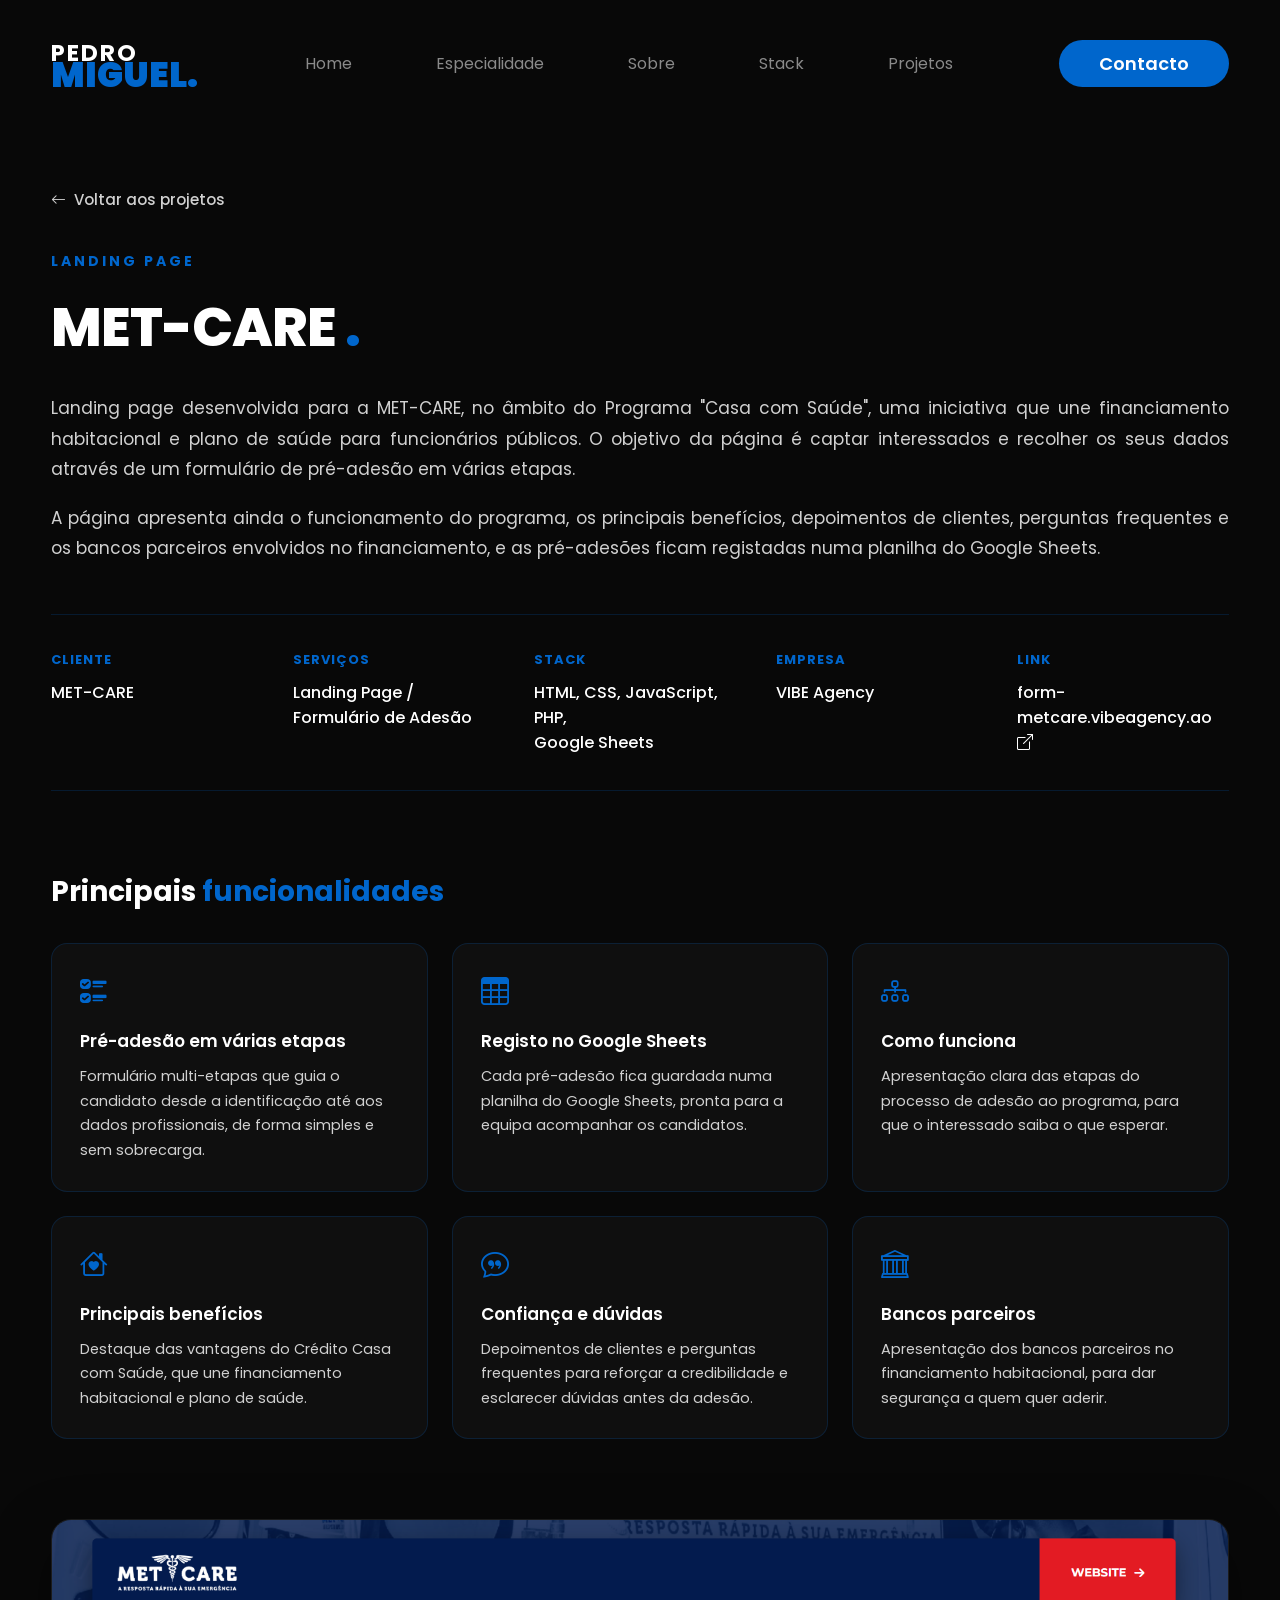
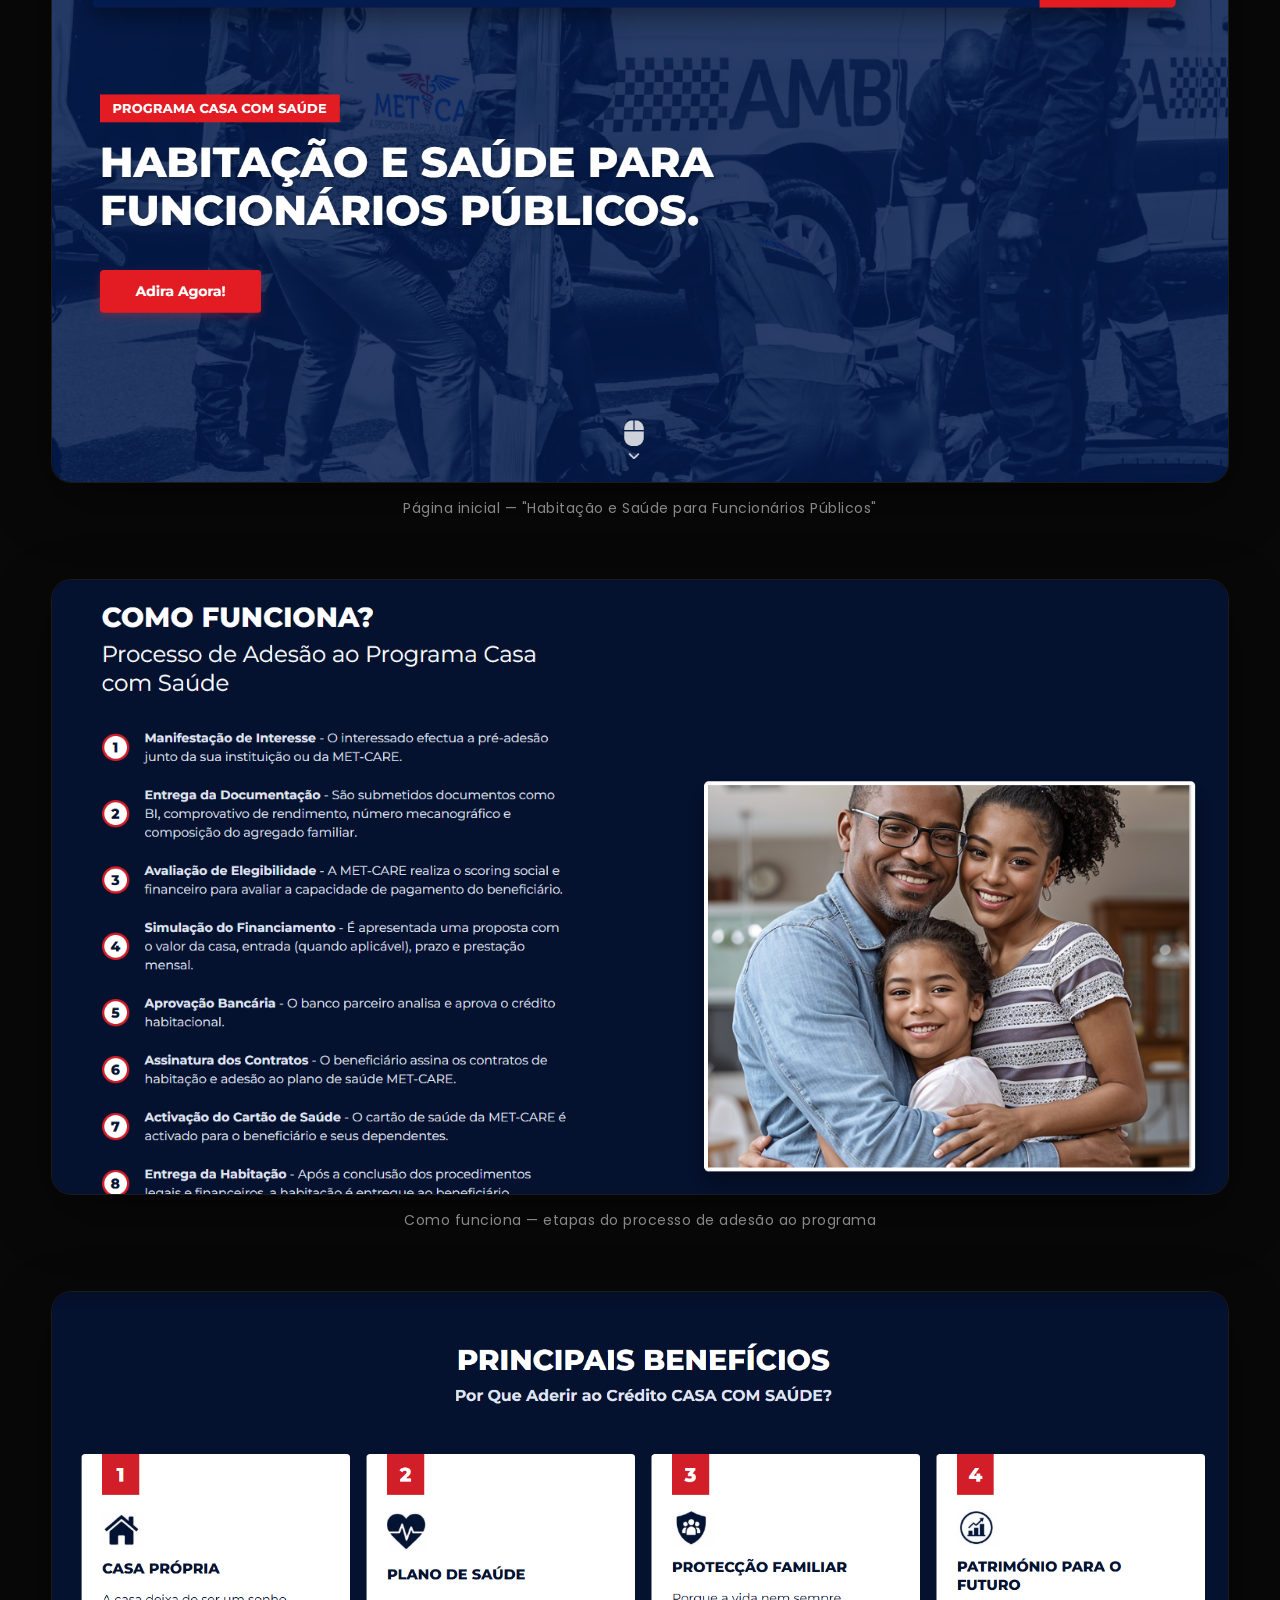
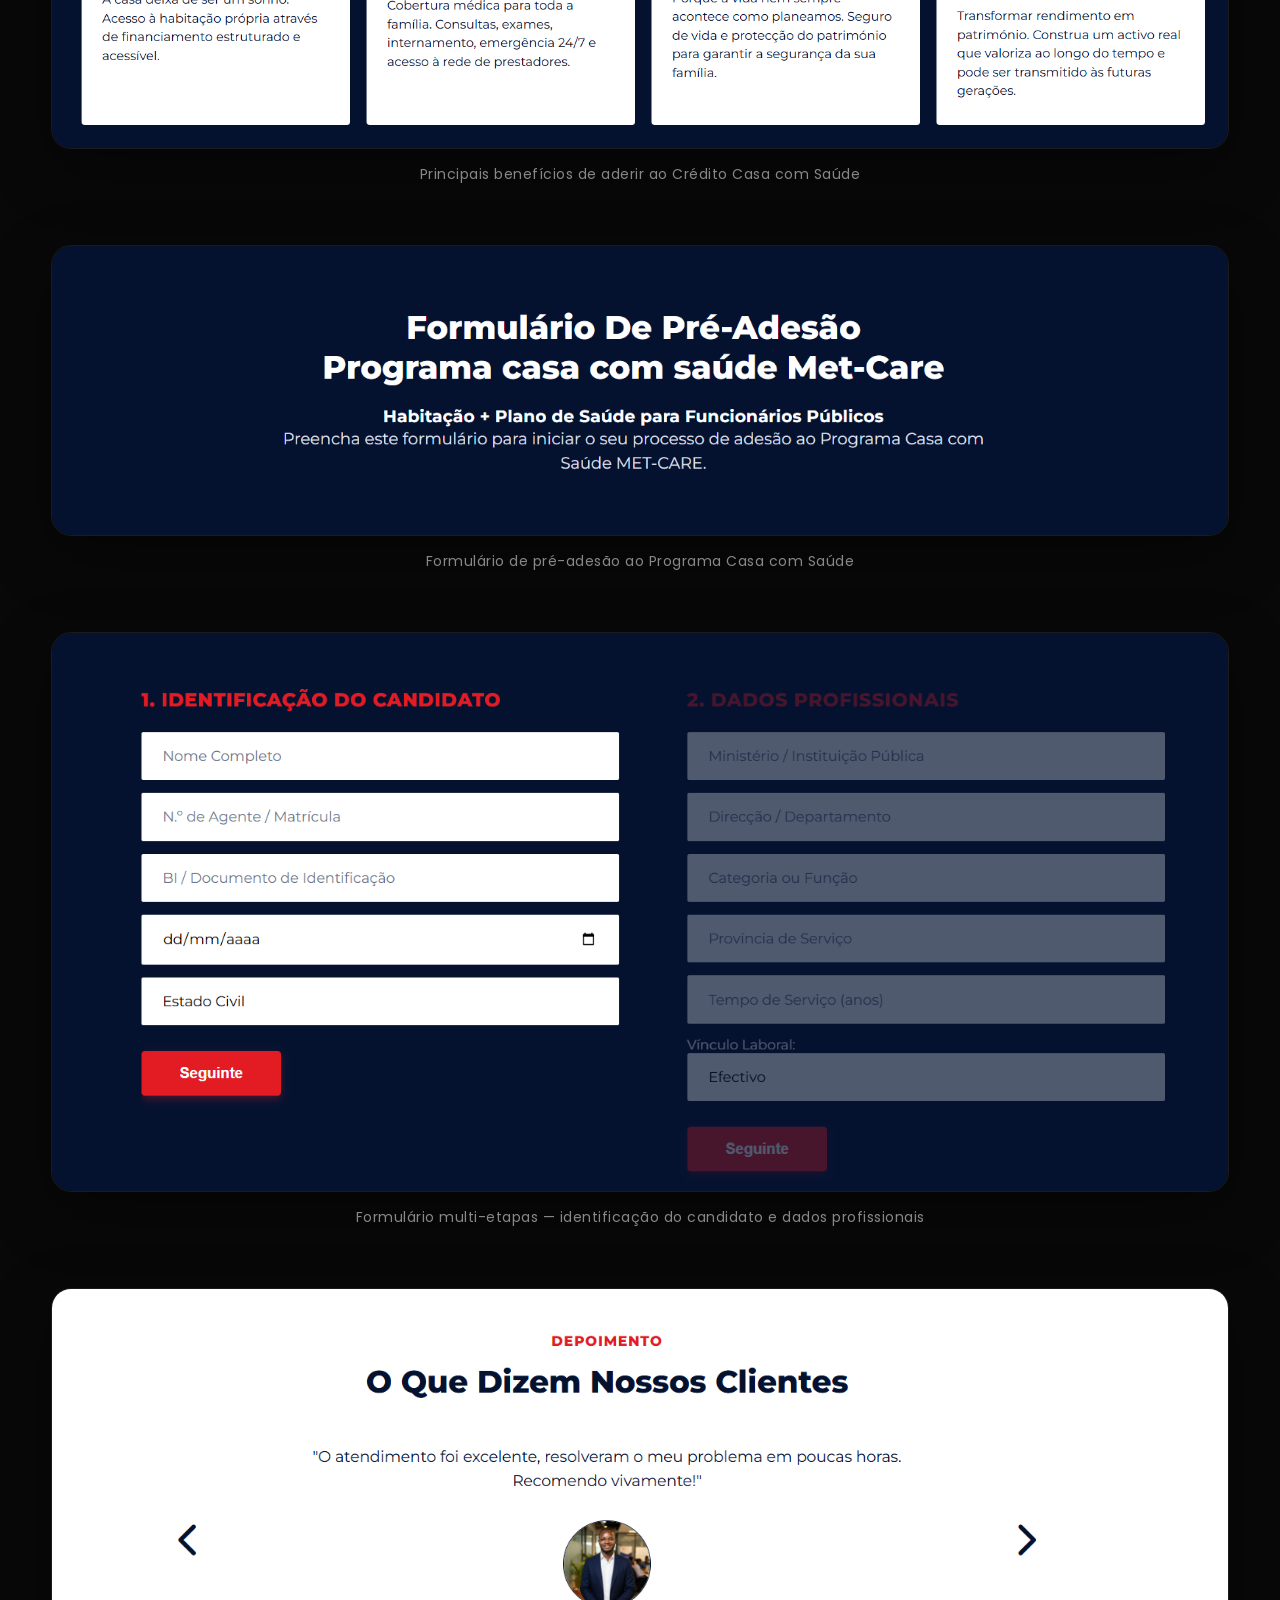
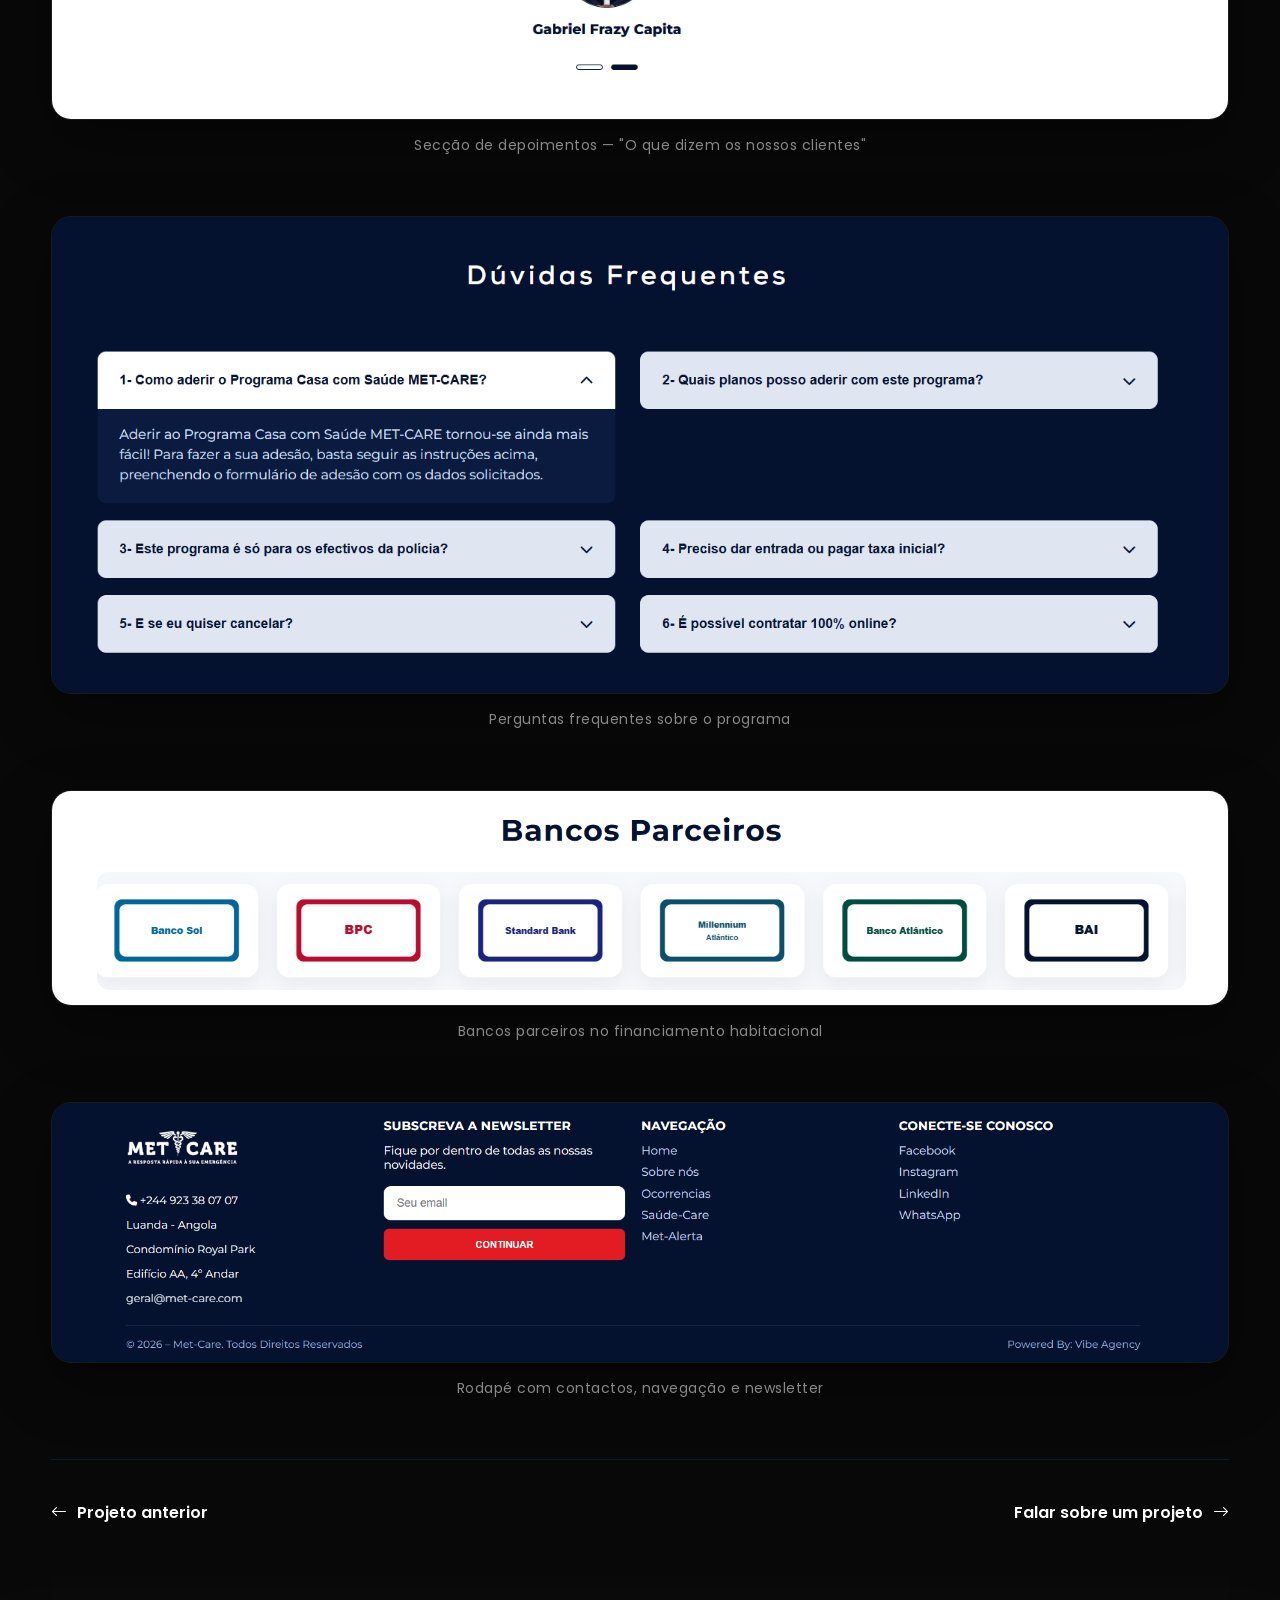
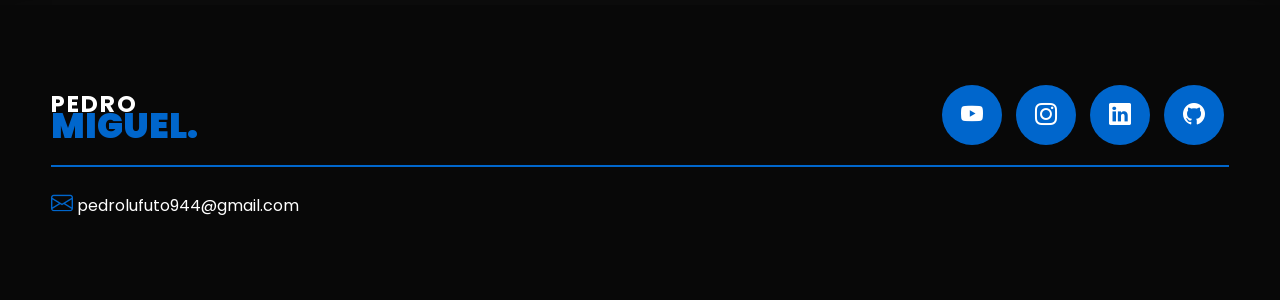
<file: projeto2.html>
<!DOCTYPE html>
<html lang="pt">

<head>
    <meta charset="UTF-8">
    <meta name="viewport" content="width=device-width, initial-scale=1.0">
    <link rel="stylesheet" href="style.css">
    <link rel="stylesheet" href="https://cdn.jsdelivr.net/npm/bootstrap-icons@1.11.3/font/bootstrap-icons.min.css">
    <link rel="preconnect" href="https://fonts.googleapis.com">
    <link rel="preconnect" href="https://fonts.gstatic.com" crossorigin>
    <link rel="icon" type="image/png" href="icone-PL.svg">
    <link
        href="https://fonts.googleapis.com/css2?family=Poppins:ital,wght@0,100;0,200;0,300;0,400;0,500;0,600;0,700;0,800;0,900;1,100;1,200;1,300;1,400;1,500;1,600;1,700;1,800;1,900&display=swap"
        rel="stylesheet">
    <title>Landing Page MET-CARE | Casa com Saúde | Pedro Miguel</title>

    <style>
        /* ===== ESTILO DA PÁGINA DE PROJETO (case study) ===== */
        section.projeto-hero {
            padding: 60px 4% 20px 4%;
        }

        .projeto-voltar {
            display: inline-flex;
            align-items: center;
            gap: 8px;
            color: #d1d1d1;
            text-decoration: none;
            font-size: 15px;
            font-weight: 500;
            transition: .2s;
            margin-bottom: 40px;
        }

        .projeto-voltar:hover {
            color: #0066CC;
            transform: translateX(-4px);
        }

        .projeto-titulo h2 {
            color: #0066CC;
            font-size: 14px;
            font-weight: 700;
            text-transform: uppercase;
            letter-spacing: 3px;
            margin-bottom: 15px;
        }

        .projeto-titulo h1 {
            color: #fff;
            font-size: 54px;
            font-weight: 800;
            letter-spacing: -1px;
            margin-bottom: 25px;
            max-width: 850px;
        }

        .projeto-titulo p.descricao {
            color: #d1d1d1;
            font-size: 17px;
            line-height: 1.8;
            max-width: 1300px;
            text-align: justify;
            margin-bottom: 18px;
        }

        .projeto-meta {
            display: grid;
            grid-template-columns: repeat(5, 1fr);
            gap: 30px;
            margin: 50px 0 20px 0;
            padding: 35px 0;
            border-top: 1px solid rgba(0, 102, 204, 0.2);
            border-bottom: 1px solid rgba(0, 102, 204, 0.2);
        }

        .projeto-meta .meta-item h3 {
            color: #0066CC;
            font-size: 13px;
            font-weight: 700;
            text-transform: uppercase;
            letter-spacing: 1px;
            margin-bottom: 10px;
        }

        .projeto-meta .meta-item p,
        .projeto-meta .meta-item a {
            color: #fff;
            font-size: 16px;
            font-weight: 500;
            text-decoration: none;
        }

        .projeto-meta .meta-item a:hover {
            color: #0066CC;
        }

        /* FUNCIONALIDADES */
        section.projeto-funcionalidades {
            padding: 40px 4% 20px 4%;
        }

        .funcionalidades-titulo {
            max-width: 1280px;
            margin: 0 auto 30px auto;
            color: #fff;
            font-size: 28px;
            font-weight: 700;
        }

        .funcionalidades-titulo span {
            color: #0066CC;
        }

        .funcionalidades-grid {
            max-width: 1280px;
            margin: 0 auto;
            display: grid;
            grid-template-columns: repeat(3, 1fr);
            gap: 24px;
        }

        .func-card {
            background: rgba(255, 255, 255, 0.03);
            border: 1px solid rgba(0, 102, 204, 0.2);
            border-radius: 16px;
            padding: 28px;
            transition: .2s;
        }

        .func-card:hover {
            border-color: #0066CC;
            transform: translateY(-4px);
        }

        .func-card i {
            color: #0066CC;
            font-size: 28px;
            display: block;
            margin-bottom: 14px;
        }

        .func-card h3 {
            color: #fff;
            font-size: 17px;
            font-weight: 600;
            margin-bottom: 10px;
        }

        .func-card p {
            color: #d1d1d1;
            font-size: 14.5px;
            line-height: 1.7;
        }

        /* GALERIA */
        section.projeto-galeria {
            padding: 60px 4% 80px 4%;
        }

        .galeria-item {
            max-width: 1280px;
            margin: 0 auto 60px auto;
        }

        .galeria-item img {
            width: 100%;
            height: auto;
            display: block;
            border-radius: 20px;
            border: 1px solid rgba(255, 255, 255, 0.08);
            box-shadow: 0 20px 60px rgba(0, 0, 0, 0.4);
        }

        .galeria-item .legenda {
            color: #888;
            font-size: 14px;
            margin-top: 15px;
            text-align: center;
            letter-spacing: 0.5px;
        }

        /* NAVEGAÇÃO ENTRE PROJETOS */
        .projeto-nav {
            max-width: 1280px;
            margin: 20px auto 0 auto;
            display: flex;
            justify-content: space-between;
            align-items: center;
            padding-top: 40px;
            border-top: 1px solid rgba(0, 102, 204, 0.2);
        }

        .projeto-nav a {
            color: #fff;
            text-decoration: none;
            font-size: 16px;
            font-weight: 600;
            display: flex;
            align-items: center;
            gap: 10px;
            transition: .2s;
        }

        .projeto-nav a:hover {
            color: #0066CC;
        }

        @media screen and (max-width: 1020px) {
            .projeto-titulo h1 {
                font-size: 34px;
            }

            .projeto-meta {
                grid-template-columns: repeat(2, 1fr);
            }

            .funcionalidades-grid {
                grid-template-columns: repeat(2, 1fr);
            }
        }

        @media screen and (max-width: 600px) {
            .projeto-meta {
                grid-template-columns: 1fr;
                gap: 20px;
            }

            .funcionalidades-grid {
                grid-template-columns: 1fr;
            }
        }
    </style>
</head>

<body>

    <header>
        <div class="interface">
            <div class="logo">
                <h2 style="color: #fff;"><a href="index.html">PEDRO<span>MIGUEL.</span></a></h2>
            </div>
            <nav class="menu-desktop">
                <ul>
                    <li><a href="index.html">Home</a></li>
                    <li><a href="index.html#especialidades">Especialidade</a></li>
                    <li><a href="index.html#sobre">Sobre</a></li>
                    <li><a href="index.html#stack">Stack</a></li>
                    <li><a href="index.html#projetos">Projetos</a></li>
                </ul>
            </nav>
            <nav class="btn-contato">
                <a href="contacto.html">
                    <button>Contacto</button>
                </a>
            </nav>

            <div class="btn-abrir-menu" id="btn-menu">
                <i class="bi bi-list"></i>
            </div>

            <div class="menu-mobile" id="menu-mobile">
                <div class="btn-fechar">
                    <i class="bi bi-x-lg"></i>
                </div>

                <nav>
                    <ul>
                        <li><a href="index.html">Home</a></li>
                        <li><a href="index.html#especialidades">Especialidade</a></li>
                        <li><a href="index.html#sobre">Sobre</a></li>
                        <li><a href="index.html#stack">Stack</a></li>
                        <li><a href="index.html#projetos">Projetos</a></li>
                        <li><a href="contacto.html">Contacto</a></li>
                    </ul>
                </nav>
            </div>
            <div class="overlay-menu" id="overlay-menu"></div>
        </div>
    </header>

    <main>
        <section class="projeto-hero reveal">
            <div class="interface">
                <a href="index.html#projetos" class="projeto-voltar"><i class="bi bi-arrow-left"></i> Voltar aos
                    projetos</a>

                <div class="projeto-titulo">
                    <h2>Landing Page</h2>
                    <h1>MET-CARE <span style="color:#0066CC;">.</span></h1>
                    <p class="descricao">
                        Landing page desenvolvida para a MET-CARE, no âmbito do Programa "Casa com Saúde", uma
                        iniciativa que une financiamento habitacional e plano de saúde para funcionários públicos.
                        O objetivo da página é captar interessados e recolher os seus dados através de um
                        formulário de pré-adesão em várias etapas.
                    </p>
                    <p class="descricao">
                        A página apresenta ainda o funcionamento do programa, os principais benefícios, depoimentos
                        de clientes, perguntas frequentes e os bancos parceiros envolvidos no financiamento, e as
                        pré-adesões ficam registadas numa planilha do Google Sheets.
                    </p>
                </div>

                <div class="projeto-meta">
                    <div class="meta-item">
                        <h3>Cliente</h3>
                        <p>MET-CARE</p>
                    </div>
                    <div class="meta-item">
                        <h3>Serviços</h3>
                        <p>Landing Page / Formulário de Adesão</p>
                    </div>
                    <div class="meta-item">
                        <h3>Stack</h3>
                        <p>HTML, CSS, JavaScript, PHP, <br>Google Sheets</p>
                    </div>
                    <div class="meta-item">
                        <h3>Empresa</h3>
                        <p>VIBE Agency</p>
                    </div>
                    <div class="meta-item">
                        <h3>Link</h3>
                        <a href="https://form-metcare.vibeagency.ao/" target="_blank">form-metcare.vibeagency.ao <i class="bi bi-box-arrow-up-right"></i></a>
                    </div>
                </div>
            </div>
        </section>

        <section class="projeto-funcionalidades reveal">
            <h2 class="funcionalidades-titulo">Principais <span>funcionalidades</span></h2>
            <div class="funcionalidades-grid">
                <div class="func-card">
                    <i class="bi bi-ui-checks"></i>
                    <h3>Pré-adesão em várias etapas</h3>
                    <p>Formulário multi-etapas que guia o candidato desde a identificação até aos dados profissionais, de forma simples e sem sobrecarga.</p>
                </div>
                <div class="func-card">
                    <i class="bi bi-table"></i>
                    <h3>Registo no Google Sheets</h3>
                    <p>Cada pré-adesão fica guardada numa planilha do Google Sheets, pronta para a equipa acompanhar os candidatos.</p>
                </div>
                <div class="func-card">
                    <i class="bi bi-diagram-3"></i>
                    <h3>Como funciona</h3>
                    <p>Apresentação clara das etapas do processo de adesão ao programa, para que o interessado saiba o que esperar.</p>
                </div>
                <div class="func-card">
                    <i class="bi bi-house-heart"></i>
                    <h3>Principais benefícios</h3>
                    <p>Destaque das vantagens do Crédito Casa com Saúde, que une financiamento habitacional e plano de saúde.</p>
                </div>
                <div class="func-card">
                    <i class="bi bi-chat-quote"></i>
                    <h3>Confiança e dúvidas</h3>
                    <p>Depoimentos de clientes e perguntas frequentes para reforçar a credibilidade e esclarecer dúvidas antes da adesão.</p>
                </div>
                <div class="func-card">
                    <i class="bi bi-bank"></i>
                    <h3>Bancos parceiros</h3>
                    <p>Apresentação dos bancos parceiros no financiamento habitacional, para dar segurança a quem quer aderir.</p>
                </div>
            </div>
        </section>

        <section class="projeto-galeria reveal">
            <div class="galeria-item">
                <img src="projeto2/img-01.png.png" alt="MET-CARE - Hero do Programa Casa com Saúde">
                <p class="legenda">Página inicial — "Habitação e Saúde para Funcionários Públicos"</p>
            </div>

            <div class="galeria-item">
                <img src="projeto2/img-02.png.png" alt="MET-CARE - Como funciona o processo de adesão">
                <p class="legenda">Como funciona — etapas do processo de adesão ao programa</p>
            </div>

            <div class="galeria-item">
                <img src="projeto2/img-03.png.png" alt="MET-CARE - Principais benefícios">
                <p class="legenda">Principais benefícios de aderir ao Crédito Casa com Saúde</p>
            </div>

            <div class="galeria-item">
                <img src="projeto2/img-04.png.png" alt="MET-CARE - Título do formulário de pré-adesão">
                <p class="legenda">Formulário de pré-adesão ao Programa Casa com Saúde</p>
            </div>

            <div class="galeria-item">
                <img src="projeto2/img-05.png.png" alt="MET-CARE - Formulário multi-etapas">
                <p class="legenda">Formulário multi-etapas — identificação do candidato e dados profissionais</p>
            </div>

            <div class="galeria-item">
                <img src="projeto2/img-06.png.png" alt="MET-CARE - Depoimentos de clientes">
                <p class="legenda">Secção de depoimentos — "O que dizem os nossos clientes"</p>
            </div>

            <div class="galeria-item">
                <img src="projeto2/img-07.png.png" alt="MET-CARE - Dúvidas frequentes">
                <p class="legenda">Perguntas frequentes sobre o programa</p>
            </div>

            <div class="galeria-item">
                <img src="projeto2/img-08.png.png" alt="MET-CARE - Bancos parceiros">
                <p class="legenda">Bancos parceiros no financiamento habitacional</p>
            </div>

            <div class="galeria-item">
                <img src="projeto2/img-09.png.png" alt="MET-CARE - Rodapé">
                <p class="legenda">Rodapé com contactos, navegação e newsletter</p>
            </div>

            <div class="projeto-nav">
                <a href="projeto1.html"><i class="bi bi-arrow-left"></i> Projeto anterior</a>
                <a href="contacto.html">Falar sobre um projeto <i class="bi bi-arrow-right"></i></a>
            </div>
        </section>
    </main>

    <footer>
        <div class="interface">
            <div class="line-footer">
                <div class="flex">
                    <div class="logo">
                        <h2 style="color: #fff;"><a href="index.html">PEDRO<span>MIGUEL.</span></a></h2>
                    </div>
                    <div class="btn-social">
                        <a href="https://youtube.com/@pedromiguellufuto?si=7yE64rBI-hNYIMLc" target="_blank" rel="canal youtube"><button><i class="bi bi-youtube"></i></button></a>
                        <a href="https://www.instagram.com/pedromiguel9948?igsh=OHBoNWQ1d2V5d3V6" target="_blank" rel="instagram"><button><i class="bi bi-instagram"></i></button></a>
                        <a href="https://www.linkedin.com/in/pedro-lufuto-2a4253391?utm_source=share_via&utm_content=profile&utm_medium=member_android" target="_blank" rel="linkedin"><button><i class="bi bi-linkedin"></i></button></a>
                        <a href="https://github.com/LufutoPedro" target="_blank" rel="noopener noreferrer" aria-label="GitHub"><button type="button" tabindex="-1"><i class="bi bi-github"></i></button></a>
                    </div>
                </div>
            </div>

            <div class="line-footer borda">
                <p><i class="bi bi-envelope"></i> <a href="contacto.html">pedrolufuto944@gmail.com</a></p>
            </div>
        </div>
    </footer>

    <div class="scroll-top" id="scroll-top">
        <i class="bi bi-arrow-up-short"></i>
    </div>

    <script src="menu.js"></script>
</body>

</html>
</file>
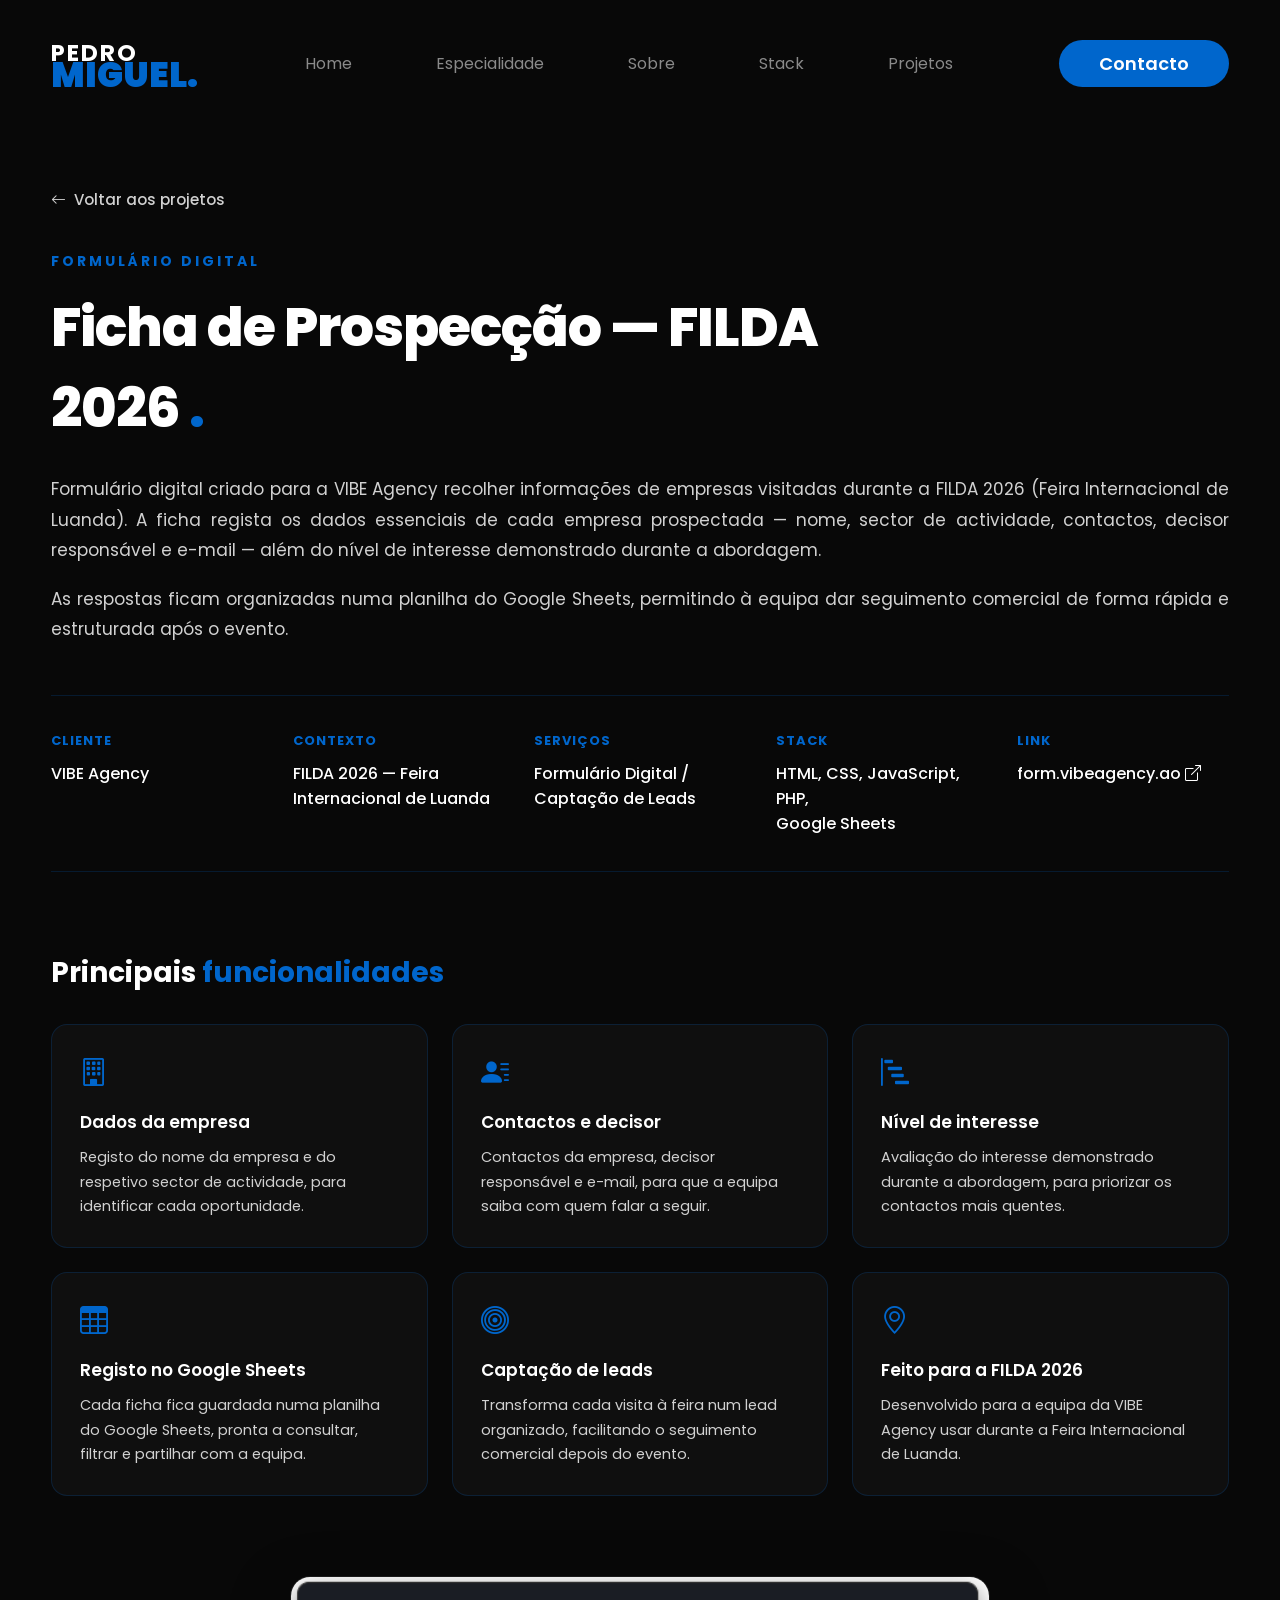
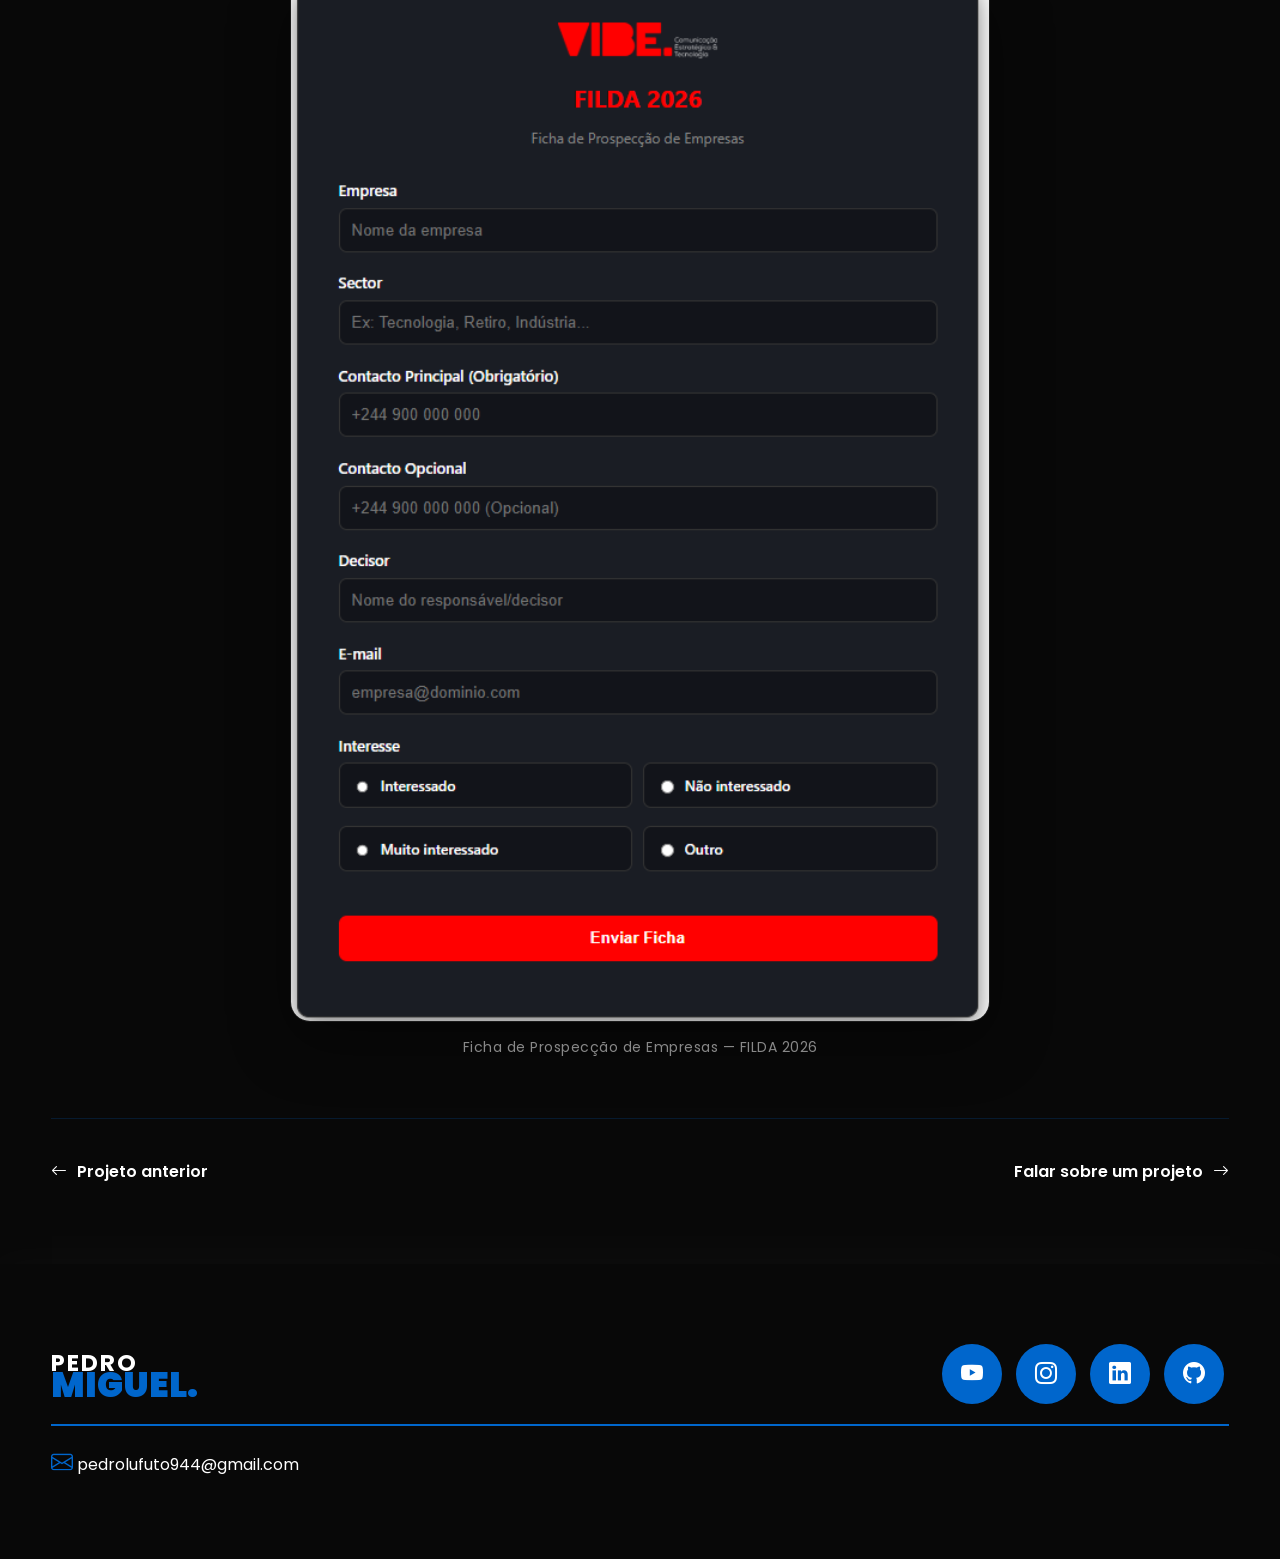
<file: projeto3.html>
<!DOCTYPE html>
<html lang="pt">

<head>
    <meta charset="UTF-8">
    <meta name="viewport" content="width=device-width, initial-scale=1.0">
    <link rel="stylesheet" href="style.css">
    <link rel="stylesheet" href="https://cdn.jsdelivr.net/npm/bootstrap-icons@1.11.3/font/bootstrap-icons.min.css">
    <link rel="preconnect" href="https://fonts.googleapis.com">
    <link rel="preconnect" href="https://fonts.gstatic.com" crossorigin>
    <link rel="icon" type="image/png" href="icone-PL.svg">
    <link
        href="https://fonts.googleapis.com/css2?family=Poppins:ital,wght@0,100;0,200;0,300;0,400;0,500;0,600;0,700;0,800;0,900;1,100;1,200;1,300;1,400;1,500;1,600;1,700;1,800;1,900&display=swap"
        rel="stylesheet">
    <title>Ficha de Prospecção FILDA 2026 | Pedro Miguel</title>

    <style>
        /* ===== ESTILO DA PÁGINA DE PROJETO (case study) ===== */
        section.projeto-hero {
            padding: 60px 4% 20px 4%;
        }

        .projeto-voltar {
            display: inline-flex;
            align-items: center;
            gap: 8px;
            color: #d1d1d1;
            text-decoration: none;
            font-size: 15px;
            font-weight: 500;
            transition: .2s;
            margin-bottom: 40px;
        }

        .projeto-voltar:hover {
            color: #0066CC;
            transform: translateX(-4px);
        }

        .projeto-titulo h2 {
            color: #0066CC;
            font-size: 14px;
            font-weight: 700;
            text-transform: uppercase;
            letter-spacing: 3px;
            margin-bottom: 15px;
        }

        .projeto-titulo h1 {
            color: #fff;
            font-size: 54px;
            font-weight: 800;
            letter-spacing: -1px;
            margin-bottom: 25px;
            max-width: 850px;
        }

        .projeto-titulo p.descricao {
            color: #d1d1d1;
            font-size: 17px;
            line-height: 1.8;
            max-width: 1300px;
            text-align: justify;
            margin-bottom: 18px;
        }

        .projeto-meta {
            display: grid;
            grid-template-columns: repeat(5, 1fr);
            gap: 30px;
            margin: 50px 0 20px 0;
            padding: 35px 0;
            border-top: 1px solid rgba(0, 102, 204, 0.2);
            border-bottom: 1px solid rgba(0, 102, 204, 0.2);
        }

        .projeto-meta .meta-item h3 {
            color: #0066CC;
            font-size: 13px;
            font-weight: 700;
            text-transform: uppercase;
            letter-spacing: 1px;
            margin-bottom: 10px;
        }

        .projeto-meta .meta-item p,
        .projeto-meta .meta-item a {
            color: #fff;
            font-size: 16px;
            font-weight: 500;
            text-decoration: none;
        }

        .projeto-meta .meta-item a:hover {
            color: #0066CC;
        }

        /* FUNCIONALIDADES */
        section.projeto-funcionalidades {
            padding: 40px 4% 20px 4%;
        }

        .funcionalidades-titulo {
            max-width: 1280px;
            margin: 0 auto 30px auto;
            color: #fff;
            font-size: 28px;
            font-weight: 700;
        }

        .funcionalidades-titulo span {
            color: #0066CC;
        }

        .funcionalidades-grid {
            max-width: 1280px;
            margin: 0 auto;
            display: grid;
            grid-template-columns: repeat(3, 1fr);
            gap: 24px;
        }

        .func-card {
            background: rgba(255, 255, 255, 0.03);
            border: 1px solid rgba(0, 102, 204, 0.2);
            border-radius: 16px;
            padding: 28px;
            transition: .2s;
        }

        .func-card:hover {
            border-color: #0066CC;
            transform: translateY(-4px);
        }

        .func-card i {
            color: #0066CC;
            font-size: 28px;
            display: block;
            margin-bottom: 14px;
        }

        .func-card h3 {
            color: #fff;
            font-size: 17px;
            font-weight: 600;
            margin-bottom: 10px;
        }

        .func-card p {
            color: #d1d1d1;
            font-size: 14.5px;
            line-height: 1.7;
        }

        /* GALERIA */
        section.projeto-galeria {
            padding: 60px 4% 80px 4%;
        }

        .galeria-item {
            max-width: 700px;
            margin: 0 auto 60px auto;
        }

        .galeria-item img {
            width: 100%;
            height: auto;
            display: block;
            border-radius: 20px;
            border: 1px solid rgba(255, 255, 255, 0.08);
            box-shadow: 0 20px 60px rgba(0, 0, 0, 0.4);
        }

        .galeria-item .legenda {
            color: #888;
            font-size: 14px;
            margin-top: 15px;
            text-align: center;
            letter-spacing: 0.5px;
        }

        /* NAVEGAÇÃO ENTRE PROJETOS */
        .projeto-nav {
            max-width: 1280px;
            margin: 20px auto 0 auto;
            display: flex;
            justify-content: space-between;
            align-items: center;
            padding-top: 40px;
            border-top: 1px solid rgba(0, 102, 204, 0.2);
        }

        .projeto-nav a {
            color: #fff;
            text-decoration: none;
            font-size: 16px;
            font-weight: 600;
            display: flex;
            align-items: center;
            gap: 10px;
            transition: .2s;
        }

        .projeto-nav a:hover {
            color: #0066CC;
        }

        @media screen and (max-width: 1020px) {
            .projeto-titulo h1 {
                font-size: 34px;
            }

            .projeto-meta {
                grid-template-columns: repeat(2, 1fr);
            }

            .funcionalidades-grid {
                grid-template-columns: repeat(2, 1fr);
            }
        }

        @media screen and (max-width: 600px) {
            .projeto-meta {
                grid-template-columns: 1fr;
                gap: 20px;
            }

            .funcionalidades-grid {
                grid-template-columns: 1fr;
            }
        }
    </style>
</head>

<body>

    <header>
        <div class="interface">
            <div class="logo">
                <h2 style="color: #fff;"><a href="index.html">PEDRO<span>MIGUEL.</span></a></h2>
            </div>
            <nav class="menu-desktop">
                <ul>
                    <li><a href="index.html">Home</a></li>
                    <li><a href="index.html#especialidades">Especialidade</a></li>
                    <li><a href="index.html#sobre">Sobre</a></li>
                    <li><a href="index.html#stack">Stack</a></li>
                    <li><a href="index.html#projetos">Projetos</a></li>
                </ul>
            </nav>
            <nav class="btn-contato">
                <a href="contacto.html">
                    <button>Contacto</button>
                </a>
            </nav>

            <div class="btn-abrir-menu" id="btn-menu">
                <i class="bi bi-list"></i>
            </div>

            <div class="menu-mobile" id="menu-mobile">
                <div class="btn-fechar">
                    <i class="bi bi-x-lg"></i>
                </div>

                <nav>
                    <ul>
                        <li><a href="index.html">Home</a></li>
                        <li><a href="index.html#especialidades">Especialidade</a></li>
                        <li><a href="index.html#sobre">Sobre</a></li>
                        <li><a href="index.html#stack">Stack</a></li>
                        <li><a href="index.html#projetos">Projetos</a></li>
                        <li><a href="contacto.html">Contacto</a></li>
                    </ul>
                </nav>
            </div>
            <div class="overlay-menu" id="overlay-menu"></div>
        </div>
    </header>

    <main>
        <section class="projeto-hero reveal">
            <div class="interface">
                <a href="index.html#projetos" class="projeto-voltar"><i class="bi bi-arrow-left"></i> Voltar aos
                    projetos</a>

                <div class="projeto-titulo">
                    <h2>Formulário Digital</h2>
                    <h1>Ficha de Prospecção — FILDA 2026 <span style="color:#0066CC;">.</span></h1>
                    <p class="descricao">
                        Formulário digital criado para a VIBE Agency recolher informações de empresas visitadas
                        durante a FILDA 2026 (Feira Internacional de Luanda). A ficha regista os dados essenciais
                        de cada empresa prospectada — nome, sector de actividade, contactos, decisor responsável
                        e e-mail — além do nível de interesse demonstrado durante a abordagem.
                    </p>
                    <p class="descricao">
                        As respostas ficam organizadas numa planilha do Google Sheets, permitindo à equipa dar
                        seguimento comercial de forma rápida e estruturada após o evento.
                    </p>
                </div>

                <div class="projeto-meta">
                    <div class="meta-item">
                        <h3>Cliente</h3>
                        <p>VIBE Agency</p>
                    </div>
                    <div class="meta-item">
                        <h3>Contexto</h3>
                        <p>FILDA 2026 — Feira Internacional de Luanda</p>
                    </div>
                    <div class="meta-item">
                        <h3>Serviços</h3>
                        <p>Formulário Digital / Captação de Leads</p>
                    </div>
                    <div class="meta-item">
                        <h3>Stack</h3>
                        <p>HTML, CSS, JavaScript, PHP, <br>Google Sheets</p>
                    </div>
                    <div class="meta-item">
                        <h3>Link</h3>
                        <a href="https://form.vibeagency.ao/" target="_blank">form.vibeagency.ao <i class="bi bi-box-arrow-up-right"></i></a>
                    </div>
                </div>
            </div>
        </section>

        <section class="projeto-funcionalidades reveal">
            <h2 class="funcionalidades-titulo">Principais <span>funcionalidades</span></h2>
            <div class="funcionalidades-grid">
                <div class="func-card">
                    <i class="bi bi-building"></i>
                    <h3>Dados da empresa</h3>
                    <p>Registo do nome da empresa e do respetivo sector de actividade, para identificar cada oportunidade.</p>
                </div>
                <div class="func-card">
                    <i class="bi bi-person-lines-fill"></i>
                    <h3>Contactos e decisor</h3>
                    <p>Contactos da empresa, decisor responsável e e-mail, para que a equipa saiba com quem falar a seguir.</p>
                </div>
                <div class="func-card">
                    <i class="bi bi-bar-chart-steps"></i>
                    <h3>Nível de interesse</h3>
                    <p>Avaliação do interesse demonstrado durante a abordagem, para priorizar os contactos mais quentes.</p>
                </div>
                <div class="func-card">
                    <i class="bi bi-table"></i>
                    <h3>Registo no Google Sheets</h3>
                    <p>Cada ficha fica guardada numa planilha do Google Sheets, pronta a consultar, filtrar e partilhar com a equipa.</p>
                </div>
                <div class="func-card">
                    <i class="bi bi-bullseye"></i>
                    <h3>Captação de leads</h3>
                    <p>Transforma cada visita à feira num lead organizado, facilitando o seguimento comercial depois do evento.</p>
                </div>
                <div class="func-card">
                    <i class="bi bi-geo-alt"></i>
                    <h3>Feito para a FILDA 2026</h3>
                    <p>Desenvolvido para a equipa da VIBE Agency usar durante a Feira Internacional de Luanda.</p>
                </div>
            </div>
        </section>

        <section class="projeto-galeria reveal">
            <div class="galeria-item">
                <img src="projeto3/img-01.png" alt="Ficha de Prospecção FILDA 2026">
                <p class="legenda">Ficha de Prospecção de Empresas — FILDA 2026</p>
            </div>

            <div class="projeto-nav">
                <a href="projeto2.html"><i class="bi bi-arrow-left"></i> Projeto anterior</a>
                <a href="contacto.html">Falar sobre um projeto <i class="bi bi-arrow-right"></i></a>
            </div>
        </section>
    </main>

    <footer>
        <div class="interface">
            <div class="line-footer">
                <div class="flex">
                    <div class="logo">
                        <h2 style="color: #fff;"><a href="index.html">PEDRO<span>MIGUEL.</span></a></h2>
                    </div>
                    <div class="btn-social">
                        <a href="https://youtube.com/@pedromiguellufuto?si=7yE64rBI-hNYIMLc" target="_blank" rel="canal youtube"><button><i class="bi bi-youtube"></i></button></a>
                        <a href="https://www.instagram.com/pedromiguel9948?igsh=OHBoNWQ1d2V5d3V6" target="_blank" rel="instagram"><button><i class="bi bi-instagram"></i></button></a>
                        <a href="https://www.linkedin.com/in/pedro-lufuto-2a4253391?utm_source=share_via&utm_content=profile&utm_medium=member_android" target="_blank" rel="linkedin"><button><i class="bi bi-linkedin"></i></button></a>
                        <a href="https://github.com/LufutoPedro" target="_blank" rel="noopener noreferrer" aria-label="GitHub"><button type="button" tabindex="-1"><i class="bi bi-github"></i></button></a>
                    </div>
                </div>
            </div>

            <div class="line-footer borda">
                <p><i class="bi bi-envelope"></i> <a href="contacto.html">pedrolufuto944@gmail.com</a></p>
            </div>
        </div>
    </footer>

    <div class="scroll-top" id="scroll-top">
        <i class="bi bi-arrow-up-short"></i>
    </div>

    <script src="menu.js"></script>
</body>

</html>
</file>
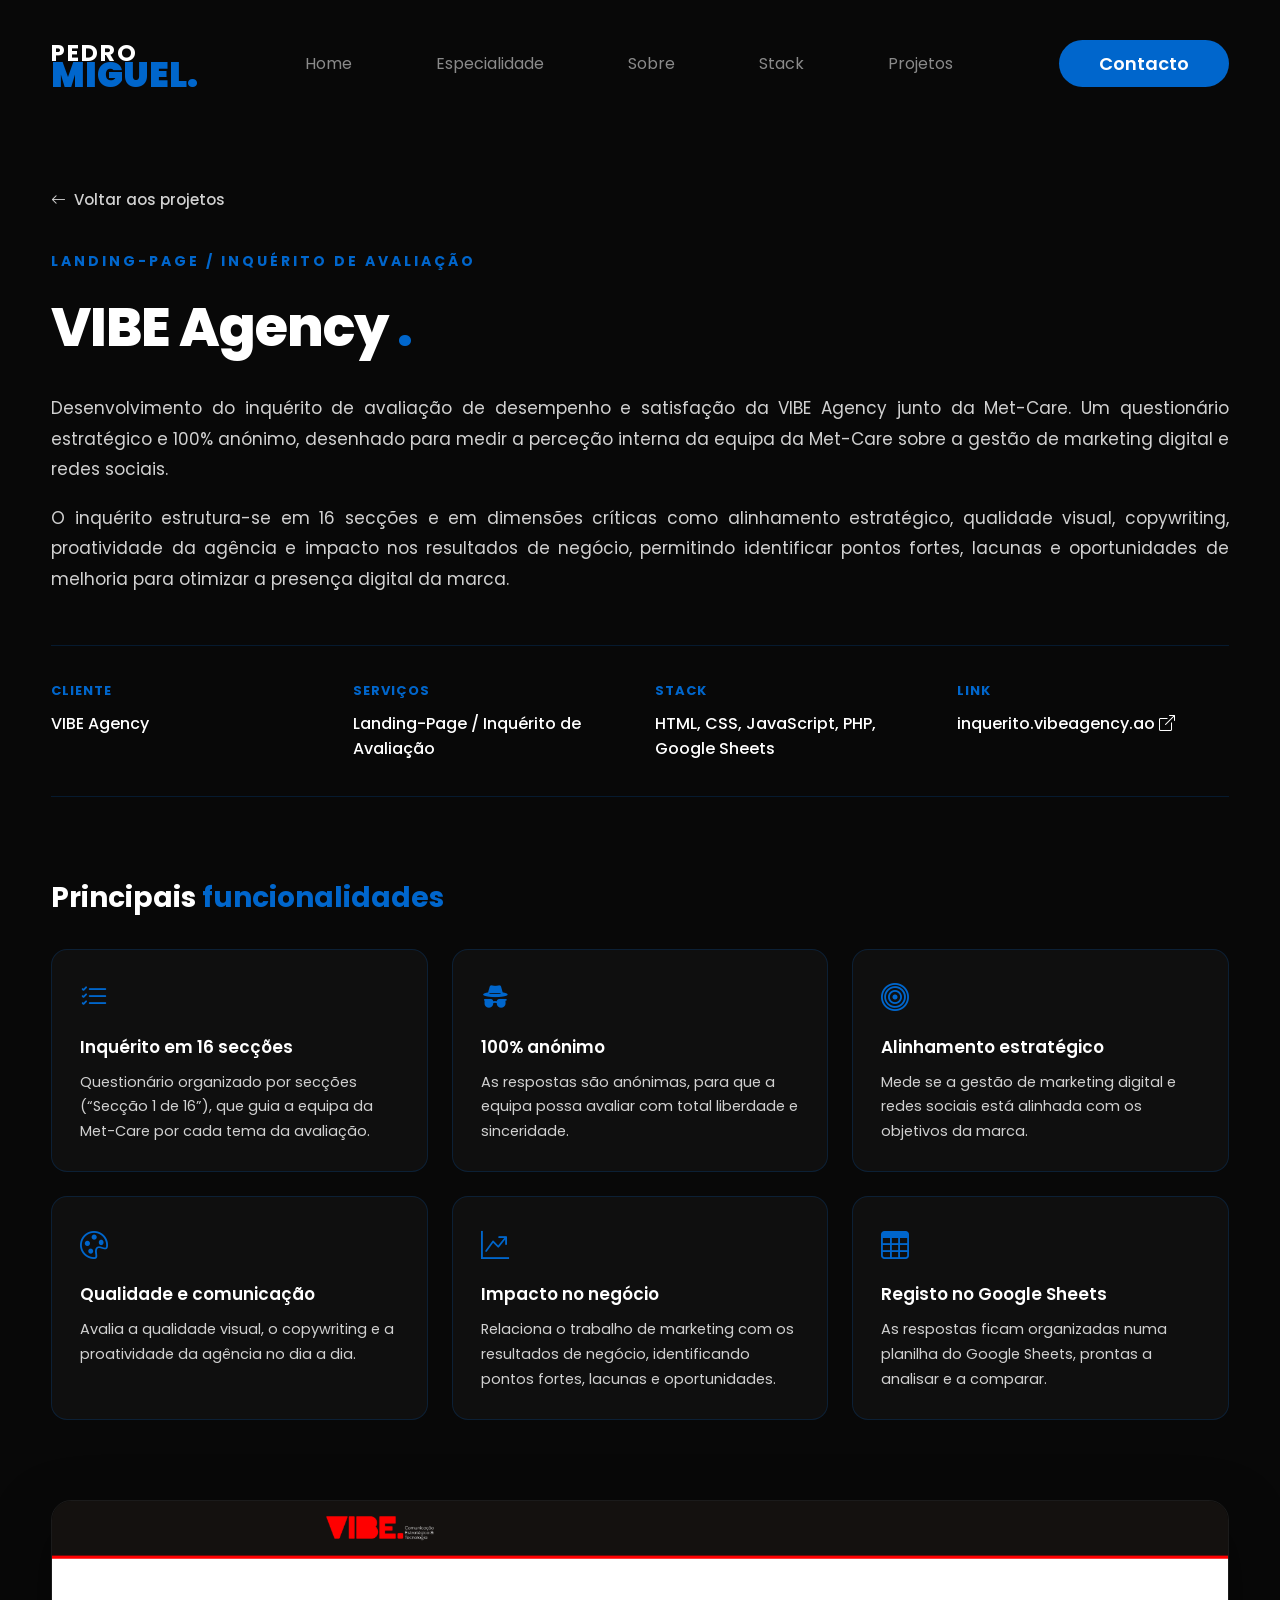
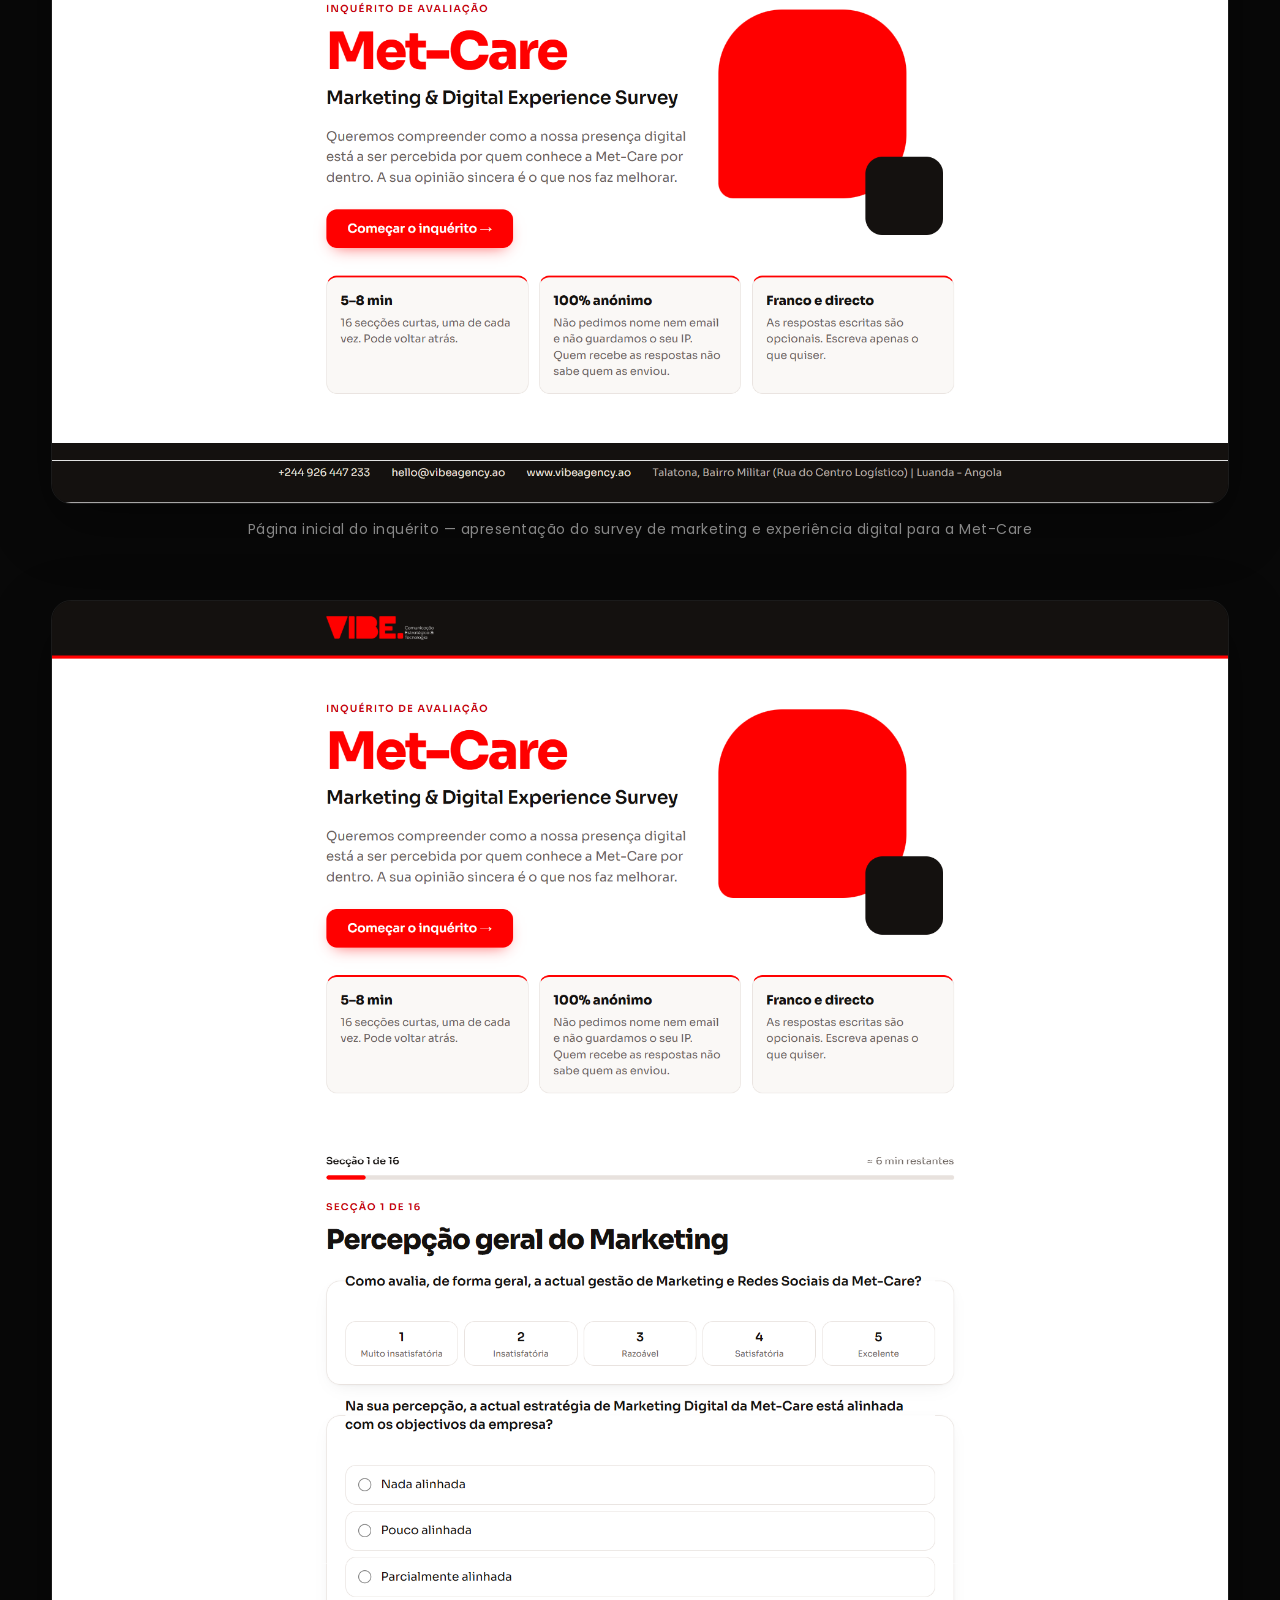
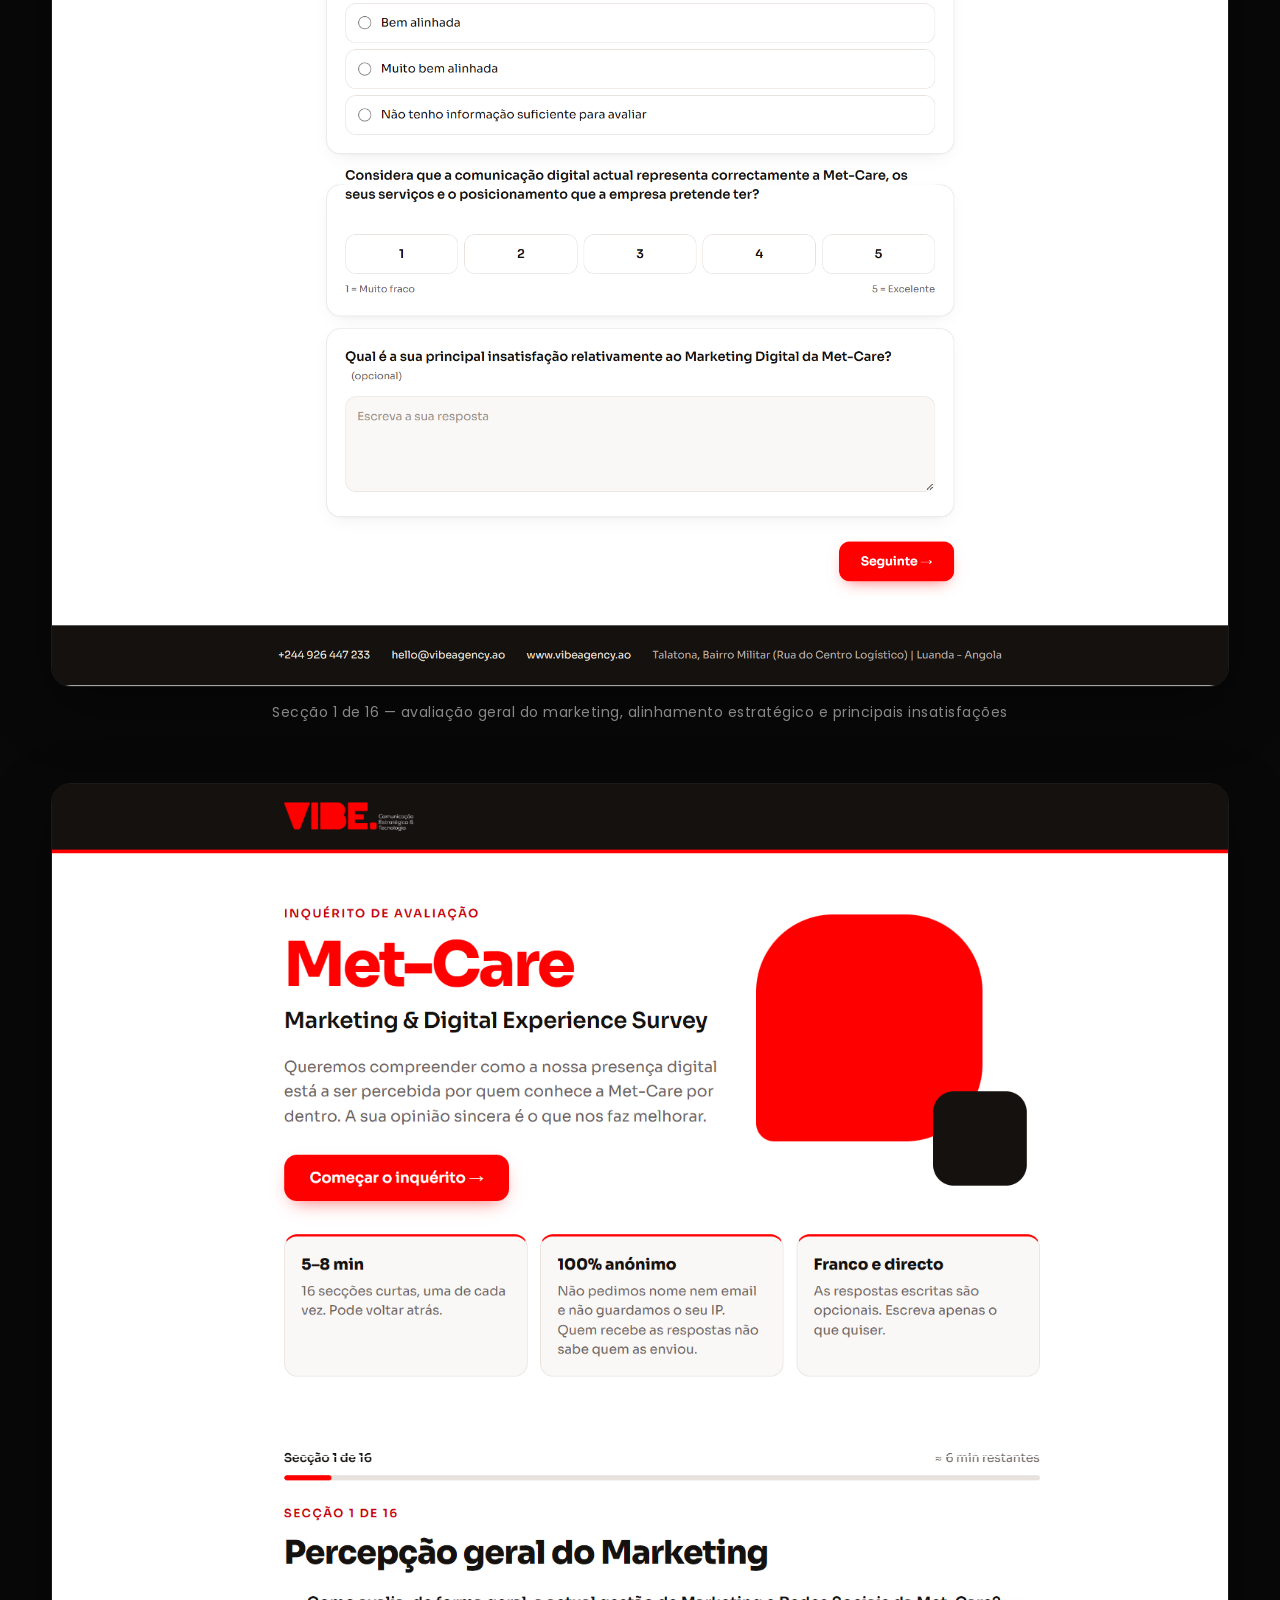
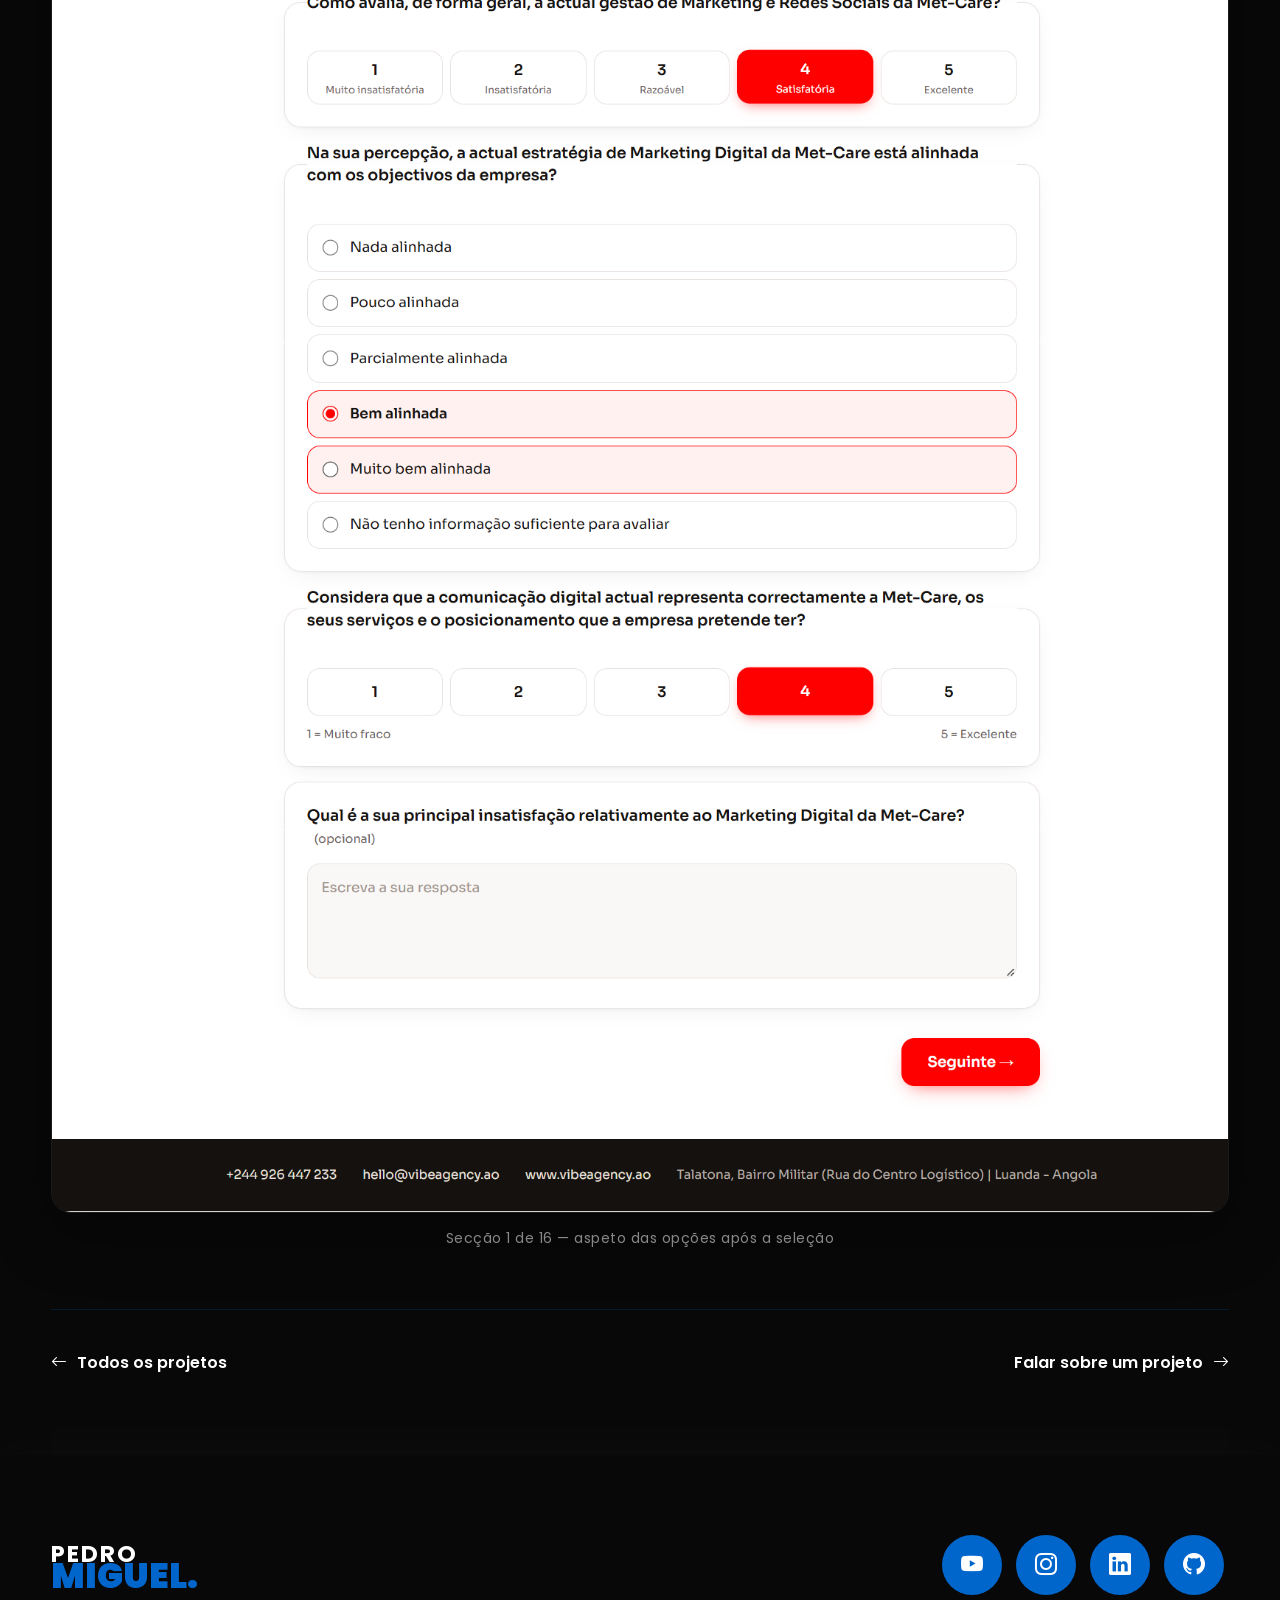
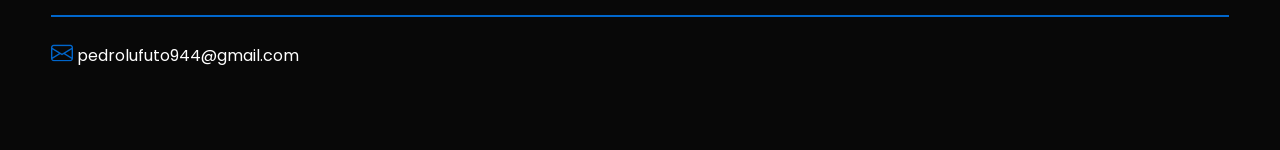
<file: projeto4.html>
<!DOCTYPE html>
<html lang="pt">

<head>
    <meta charset="UTF-8">
    <meta name="viewport" content="width=device-width, initial-scale=1.0">
    <link rel="stylesheet" href="style.css">
    <link rel="stylesheet" href="https://cdn.jsdelivr.net/npm/bootstrap-icons@1.11.3/font/bootstrap-icons.min.css">
    <link rel="preconnect" href="https://fonts.googleapis.com">
    <link rel="preconnect" href="https://fonts.gstatic.com" crossorigin>
    <link rel="icon" type="image/png" href="icone-PL.svg">
    <link
        href="https://fonts.googleapis.com/css2?family=Poppins:ital,wght@0,100;0,200;0,300;0,400;0,500;0,600;0,700;0,800;0,900;1,100;1,200;1,300;1,400;1,500;1,600;1,700;1,800;1,900&display=swap"
        rel="stylesheet">
    <title>Inquérito de Avaliação da VIBE Agency | Pedro Miguel</title>

    <style>
        /* ===== ESTILO DA PÁGINA DE PROJETO (case study) ===== */
        section.projeto-hero {
            padding: 60px 4% 20px 4%;
        }

        .projeto-voltar {
            display: inline-flex;
            align-items: center;
            gap: 8px;
            color: #d1d1d1;
            text-decoration: none;
            font-size: 15px;
            font-weight: 500;
            transition: .2s;
            margin-bottom: 40px;
        }

        .projeto-voltar:hover {
            color: #0066CC;
            transform: translateX(-4px);
        }

        .projeto-titulo h2 {
            color: #0066CC;
            font-size: 14px;
            font-weight: 700;
            text-transform: uppercase;
            letter-spacing: 3px;
            margin-bottom: 15px;
        }

        .projeto-titulo h1 {
            color: #fff;
            font-size: 54px;
            font-weight: 800;
            letter-spacing: -1px;
            margin-bottom: 25px;
            max-width: 850px;
        }

        .projeto-titulo p.descricao {
            color: #d1d1d1;
            font-size: 17px;
            line-height: 1.8;
            max-width: 1300px;
            text-align: justify;
            margin-bottom: 18px;
        }

        .projeto-meta {
            display: grid;
            grid-template-columns: repeat(4, 1fr);
            gap: 30px;
            margin: 50px 0 20px 0;
            padding: 35px 0;
            border-top: 1px solid rgba(0, 102, 204, 0.2);
            border-bottom: 1px solid rgba(0, 102, 204, 0.2);
        }

        .projeto-meta .meta-item h3 {
            color: #0066CC;
            font-size: 13px;
            font-weight: 700;
            text-transform: uppercase;
            letter-spacing: 1px;
            margin-bottom: 10px;
        }

        .projeto-meta .meta-item p,
        .projeto-meta .meta-item a {
            color: #fff;
            font-size: 16px;
            font-weight: 500;
            text-decoration: none;
        }

        .projeto-meta .meta-item a:hover {
            color: #0066CC;
        }

        /* FUNCIONALIDADES */
        section.projeto-funcionalidades {
            padding: 40px 4% 20px 4%;
        }

        .funcionalidades-titulo {
            max-width: 1280px;
            margin: 0 auto 30px auto;
            color: #fff;
            font-size: 28px;
            font-weight: 700;
        }

        .funcionalidades-titulo span {
            color: #0066CC;
        }

        .funcionalidades-grid {
            max-width: 1280px;
            margin: 0 auto;
            display: grid;
            grid-template-columns: repeat(3, 1fr);
            gap: 24px;
        }

        .func-card {
            background: rgba(255, 255, 255, 0.03);
            border: 1px solid rgba(0, 102, 204, 0.2);
            border-radius: 16px;
            padding: 28px;
            transition: .2s;
        }

        .func-card:hover {
            border-color: #0066CC;
            transform: translateY(-4px);
        }

        .func-card i {
            color: #0066CC;
            font-size: 28px;
            display: block;
            margin-bottom: 14px;
        }

        .func-card h3 {
            color: #fff;
            font-size: 17px;
            font-weight: 600;
            margin-bottom: 10px;
        }

        .func-card p {
            color: #d1d1d1;
            font-size: 14.5px;
            line-height: 1.7;
        }

        /* GALERIA */
        section.projeto-galeria {
            padding: 60px 4% 80px 4%;
        }

        .galeria-item {
            max-width: 1280px;
            margin: 0 auto 60px auto;
        }

        .galeria-item img {
            width: 100%;
            height: auto;
            display: block;
            border-radius: 20px;
            border: 1px solid rgba(255, 255, 255, 0.08);
            box-shadow: 0 20px 60px rgba(0, 0, 0, 0.4);
        }

        .galeria-item .legenda {
            color: #888;
            font-size: 14px;
            margin-top: 15px;
            text-align: center;
            letter-spacing: 0.5px;
        }

        /* NAVEGAÇÃO ENTRE PROJETOS */
        .projeto-nav {
            max-width: 1280px;
            margin: 20px auto 0 auto;
            display: flex;
            justify-content: space-between;
            align-items: center;
            padding-top: 40px;
            border-top: 1px solid rgba(0, 102, 204, 0.2);
        }

        .projeto-nav a {
            color: #fff;
            text-decoration: none;
            font-size: 16px;
            font-weight: 600;
            display: flex;
            align-items: center;
            gap: 10px;
            transition: .2s;
        }

        .projeto-nav a:hover {
            color: #0066CC;
        }

        @media screen and (max-width: 1020px) {
            .projeto-titulo h1 {
                font-size: 34px;
            }

            .projeto-meta {
                grid-template-columns: repeat(2, 1fr);
            }

            .funcionalidades-grid {
                grid-template-columns: repeat(2, 1fr);
            }
        }

        @media screen and (max-width: 600px) {
            .projeto-meta {
                grid-template-columns: 1fr;
                gap: 20px;
            }

            .funcionalidades-grid {
                grid-template-columns: 1fr;
            }
        }
    </style>
</head>

<body>

    <header>
        <div class="interface">
            <div class="logo">
                <h2 style="color: #fff;"><a href="index.html">PEDRO<span>MIGUEL.</span></a></h2>
            </div>
            <nav class="menu-desktop">
                <ul>
                    <li><a href="index.html">Home</a></li>
                    <li><a href="index.html#especialidades">Especialidade</a></li>
                    <li><a href="index.html#sobre">Sobre</a></li>
                    <li><a href="index.html#stack">Stack</a></li>
                    <li><a href="index.html#projetos">Projetos</a></li>
                </ul>
            </nav>
            <nav class="btn-contato">
                <a href="contacto.html">
                    <button>Contacto</button>
                </a>
            </nav>

            <div class="btn-abrir-menu" id="btn-menu">
                <i class="bi bi-list"></i>
            </div>

            <div class="menu-mobile" id="menu-mobile">
                <div class="btn-fechar">
                    <i class="bi bi-x-lg"></i>
                </div>

                <nav>
                    <ul>
                        <li><a href="index.html">Home</a></li>
                        <li><a href="index.html#especialidades">Especialidade</a></li>
                        <li><a href="index.html#sobre">Sobre</a></li>
                        <li><a href="index.html#stack">Stack</a></li>
                        <li><a href="index.html#projetos">Projetos</a></li>
                        <li><a href="contacto.html">Contacto</a></li>
                    </ul>
                </nav>
            </div>
            <div class="overlay-menu" id="overlay-menu"></div>
        </div>
    </header>

    <main>
        <section class="projeto-hero reveal">
            <div class="interface">
                <a href="index.html#projetos" class="projeto-voltar"><i class="bi bi-arrow-left"></i> Voltar aos
                    projetos</a>

                <div class="projeto-titulo">
                    <h2>Landing-Page / Inquérito de Avaliação</h2>
                    <h1>VIBE Agency <span style="color:#0066CC;">.</span></h1>
                    <p class="descricao">
                        Desenvolvimento do inquérito de avaliação de desempenho e satisfação da VIBE Agency junto da Met-Care.
                        Um questionário estratégico e 100% anónimo, desenhado para medir a perceção interna da equipa da Met-Care
                        sobre a gestão de marketing digital e redes sociais.
                    </p>
                    <p class="descricao">
                        O inquérito estrutura-se em 16 secções e em dimensões críticas como alinhamento estratégico, qualidade
                        visual, copywriting, proatividade da agência e impacto nos resultados de negócio, permitindo identificar
                        pontos fortes, lacunas e oportunidades de melhoria para otimizar a presença digital da marca.
                    </p>
                </div>

                <div class="projeto-meta">
                    <div class="meta-item">
                        <h3>Cliente</h3>
                        <p>VIBE Agency</p>
                    </div>
                    <div class="meta-item">
                        <h3>Serviços</h3>
                        <p>Landing-Page / Inquérito de Avaliação</p>
                    </div>
                    <div class="meta-item">
                        <h3>Stack</h3>
                        <p>HTML, CSS, JavaScript, PHP, <br>Google Sheets</p>
                    </div>
                    <div class="meta-item">
                        <h3>Link</h3>
                        <a href="https://inquerito.vibeagency.ao/" target="_blank">inquerito.vibeagency.ao <i class="bi bi-box-arrow-up-right"></i></a>
                    </div>
                </div>
            </div>
        </section>

        <section class="projeto-funcionalidades reveal">
            <h2 class="funcionalidades-titulo">Principais <span>funcionalidades</span></h2>
            <div class="funcionalidades-grid">
                <div class="func-card">
                    <i class="bi bi-list-check"></i>
                    <h3>Inquérito em 16 secções</h3>
                    <p>Questionário organizado por secções (“Secção 1 de 16”), que guia a equipa da Met-Care por cada tema da avaliação.</p>
                </div>
                <div class="func-card">
                    <i class="bi bi-incognito"></i>
                    <h3>100% anónimo</h3>
                    <p>As respostas são anónimas, para que a equipa possa avaliar com total liberdade e sinceridade.</p>
                </div>
                <div class="func-card">
                    <i class="bi bi-bullseye"></i>
                    <h3>Alinhamento estratégico</h3>
                    <p>Mede se a gestão de marketing digital e redes sociais está alinhada com os objetivos da marca.</p>
                </div>
                <div class="func-card">
                    <i class="bi bi-palette"></i>
                    <h3>Qualidade e comunicação</h3>
                    <p>Avalia a qualidade visual, o copywriting e a proatividade da agência no dia a dia.</p>
                </div>
                <div class="func-card">
                    <i class="bi bi-graph-up-arrow"></i>
                    <h3>Impacto no negócio</h3>
                    <p>Relaciona o trabalho de marketing com os resultados de negócio, identificando pontos fortes, lacunas e oportunidades.</p>
                </div>
                <div class="func-card">
                    <i class="bi bi-table"></i>
                    <h3>Registo no Google Sheets</h3>
                    <p>As respostas ficam organizadas numa planilha do Google Sheets, prontas a analisar e a comparar.</p>
                </div>
            </div>
        </section>

        <section class="projeto-galeria reveal">
            <div class="galeria-item">
                <img src="projeto4/img1.png" alt="Inquérito VIBE Agency - Página Inicial (Hero)">
                <p class="legenda">Página inicial do inquérito — apresentação do survey de marketing e experiência digital para a Met-Care</p>
            </div>

            <div class="galeria-item">
                <img src="projeto4/img2.png" alt="Inquérito VIBE Agency - Secção de Perceção Geral">
                <p class="legenda">Secção 1 de 16 — avaliação geral do marketing, alinhamento estratégico e principais insatisfações</p>
            </div>

            <div class="galeria-item">
                <img src="projeto4/img3.png" alt="Inquérito VIBE Agency - Resposta selecionada">
                <p class="legenda">Secção 1 de 16 — aspeto das opções após a seleção</p>
            </div>

            <div class="projeto-nav">
                <a href="index.html#projetos"><i class="bi bi-arrow-left"></i> Todos os projetos</a>
                <a href="contacto.html">Falar sobre um projeto <i class="bi bi-arrow-right"></i></a>
            </div>
        </section>
    </main>

    <footer>
        <div class="interface">
            <div class="line-footer">
                <div class="flex">
                    <div class="logo">
                        <h2 style="color: #fff;"><a href="index.html">PEDRO<span>MIGUEL.</span></a></h2>
                    </div>
                    <div class="btn-social">
                        <a href="https://youtube.com/@pedromiguellufuto?si=7yE64rBI-hNYIMLc" target="_blank" rel="canal youtube"><button><i class="bi bi-youtube"></i></button></a>
                        <a href="https://www.instagram.com/pedromiguel9948?igsh=OHBoNWQ1d2V5d3V6" target="_blank" rel="instagram"><button><i class="bi bi-instagram"></i></button></a>
                        <a href="https://www.linkedin.com/in/pedro-lufuto-2a4253391?utm_source=share_via&utm_content=profile&utm_medium=member_android" target="_blank" rel="linkedin"><button><i class="bi bi-linkedin"></i></button></a>
                        <a href="https://github.com/LufutoPedro" target="_blank" rel="noopener noreferrer" aria-label="GitHub"><button type="button" tabindex="-1"><i class="bi bi-github"></i></button></a>
                    </div>
                </div>
            </div>

            <div class="line-footer borda">
                <p><i class="bi bi-envelope"></i> <a href="contacto.html">pedrolufuto944@gmail.com</a></p>
            </div>
        </div>
    </footer>

    <div class="scroll-top" id="scroll-top">
        <i class="bi bi-arrow-up-short"></i>
    </div>

    <script src="menu.js"></script>
</body>

</html>
</file>
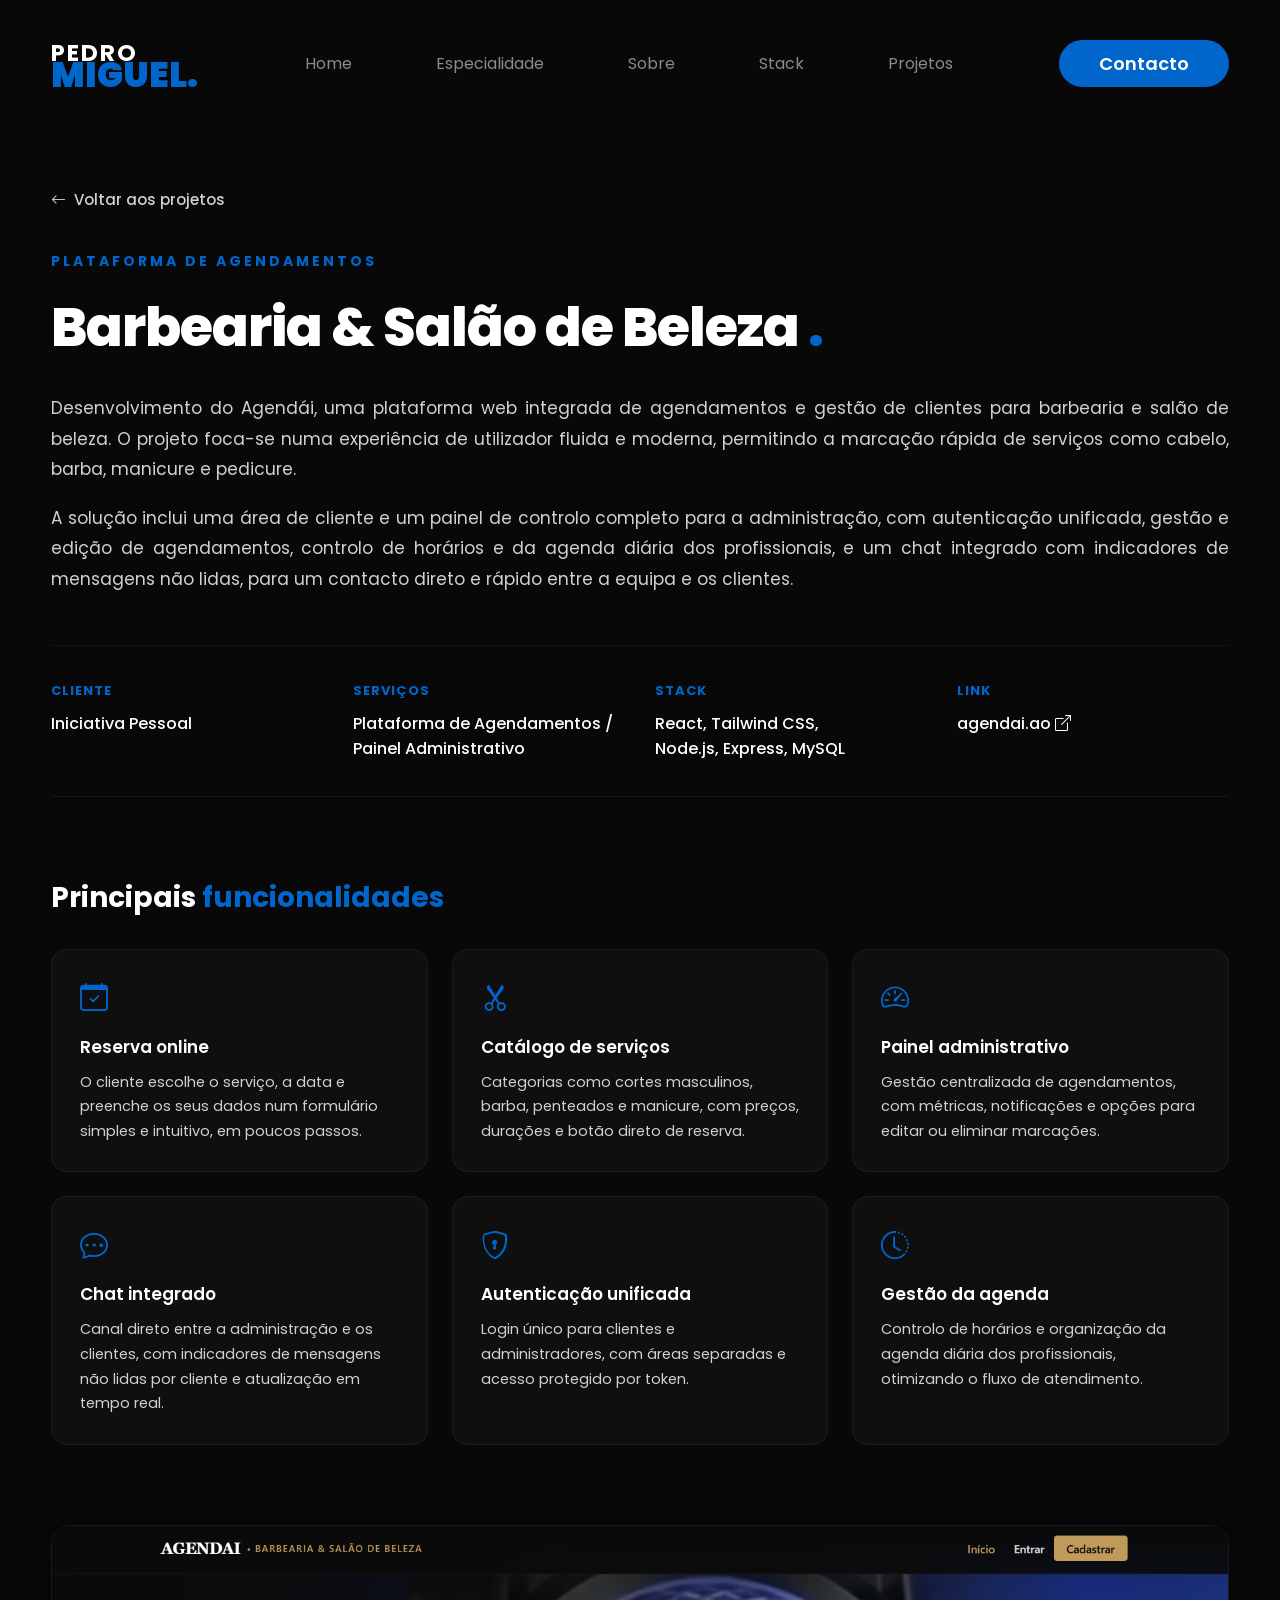
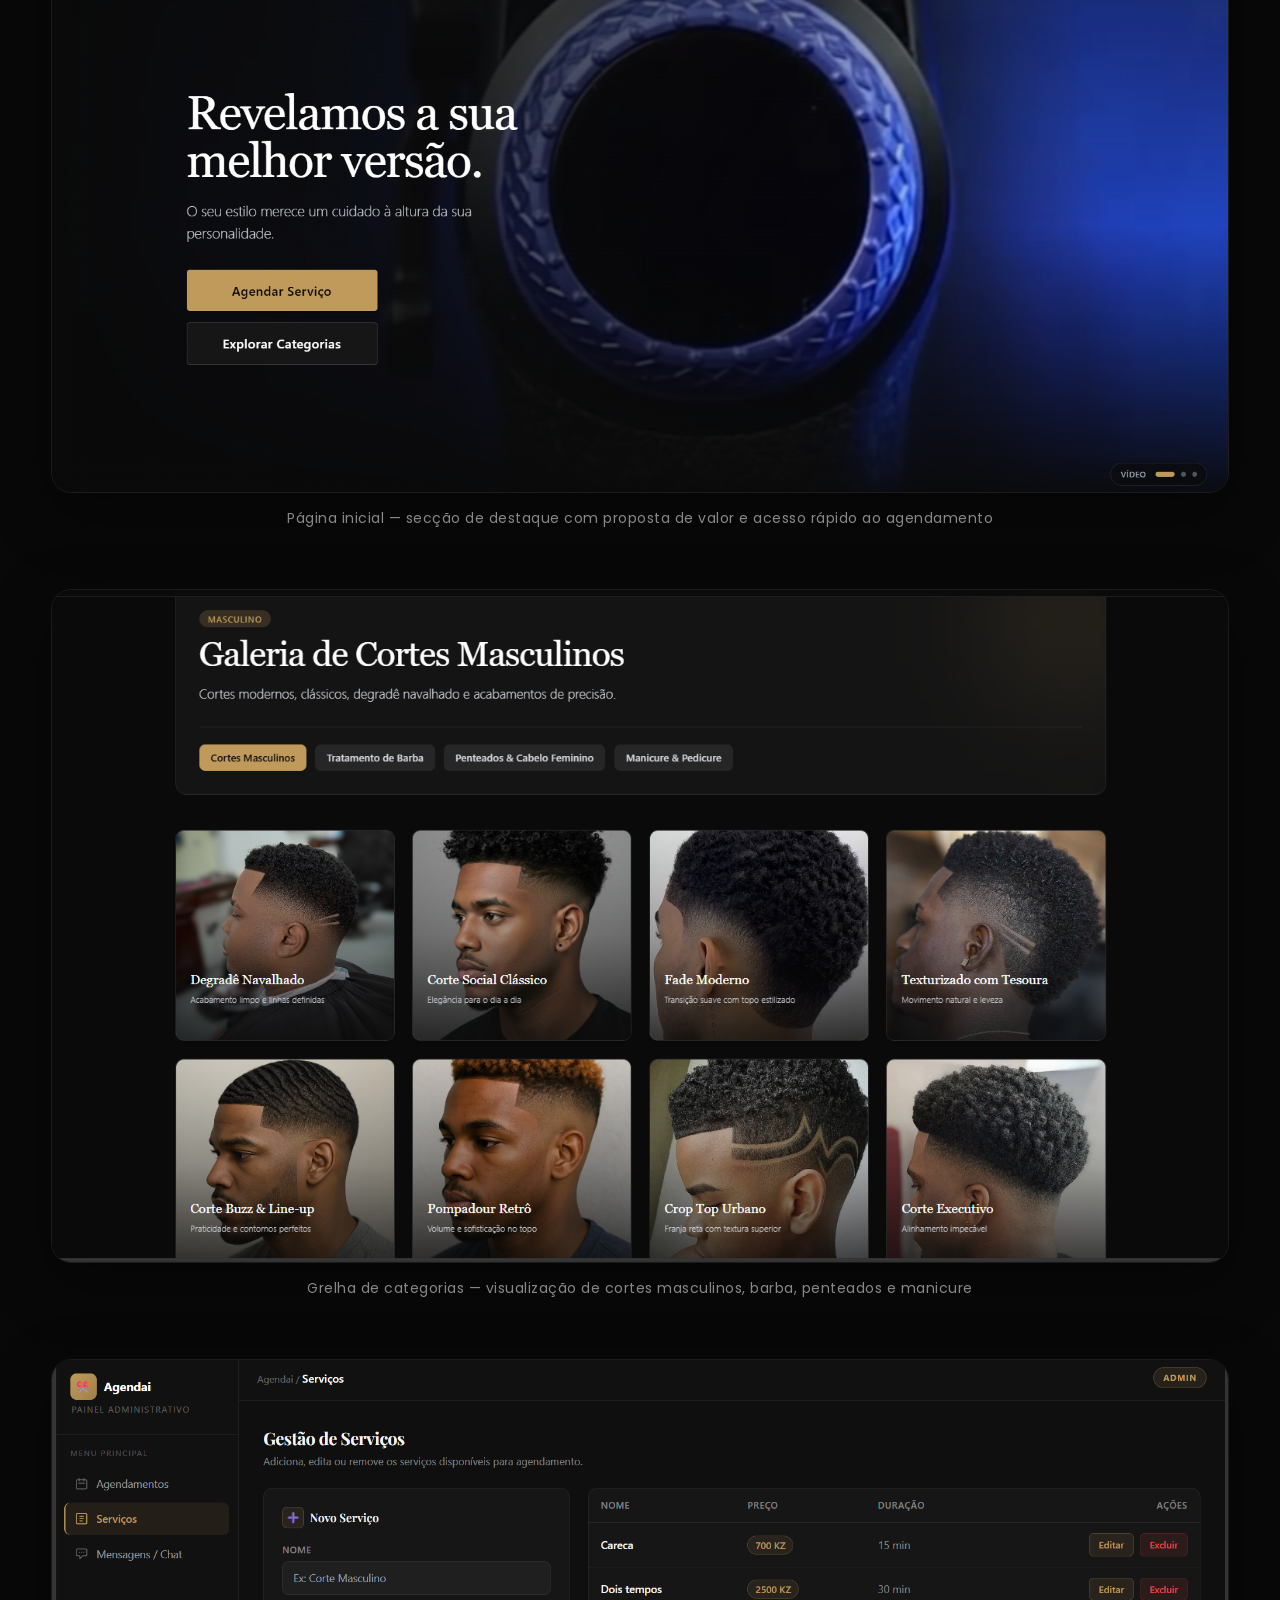
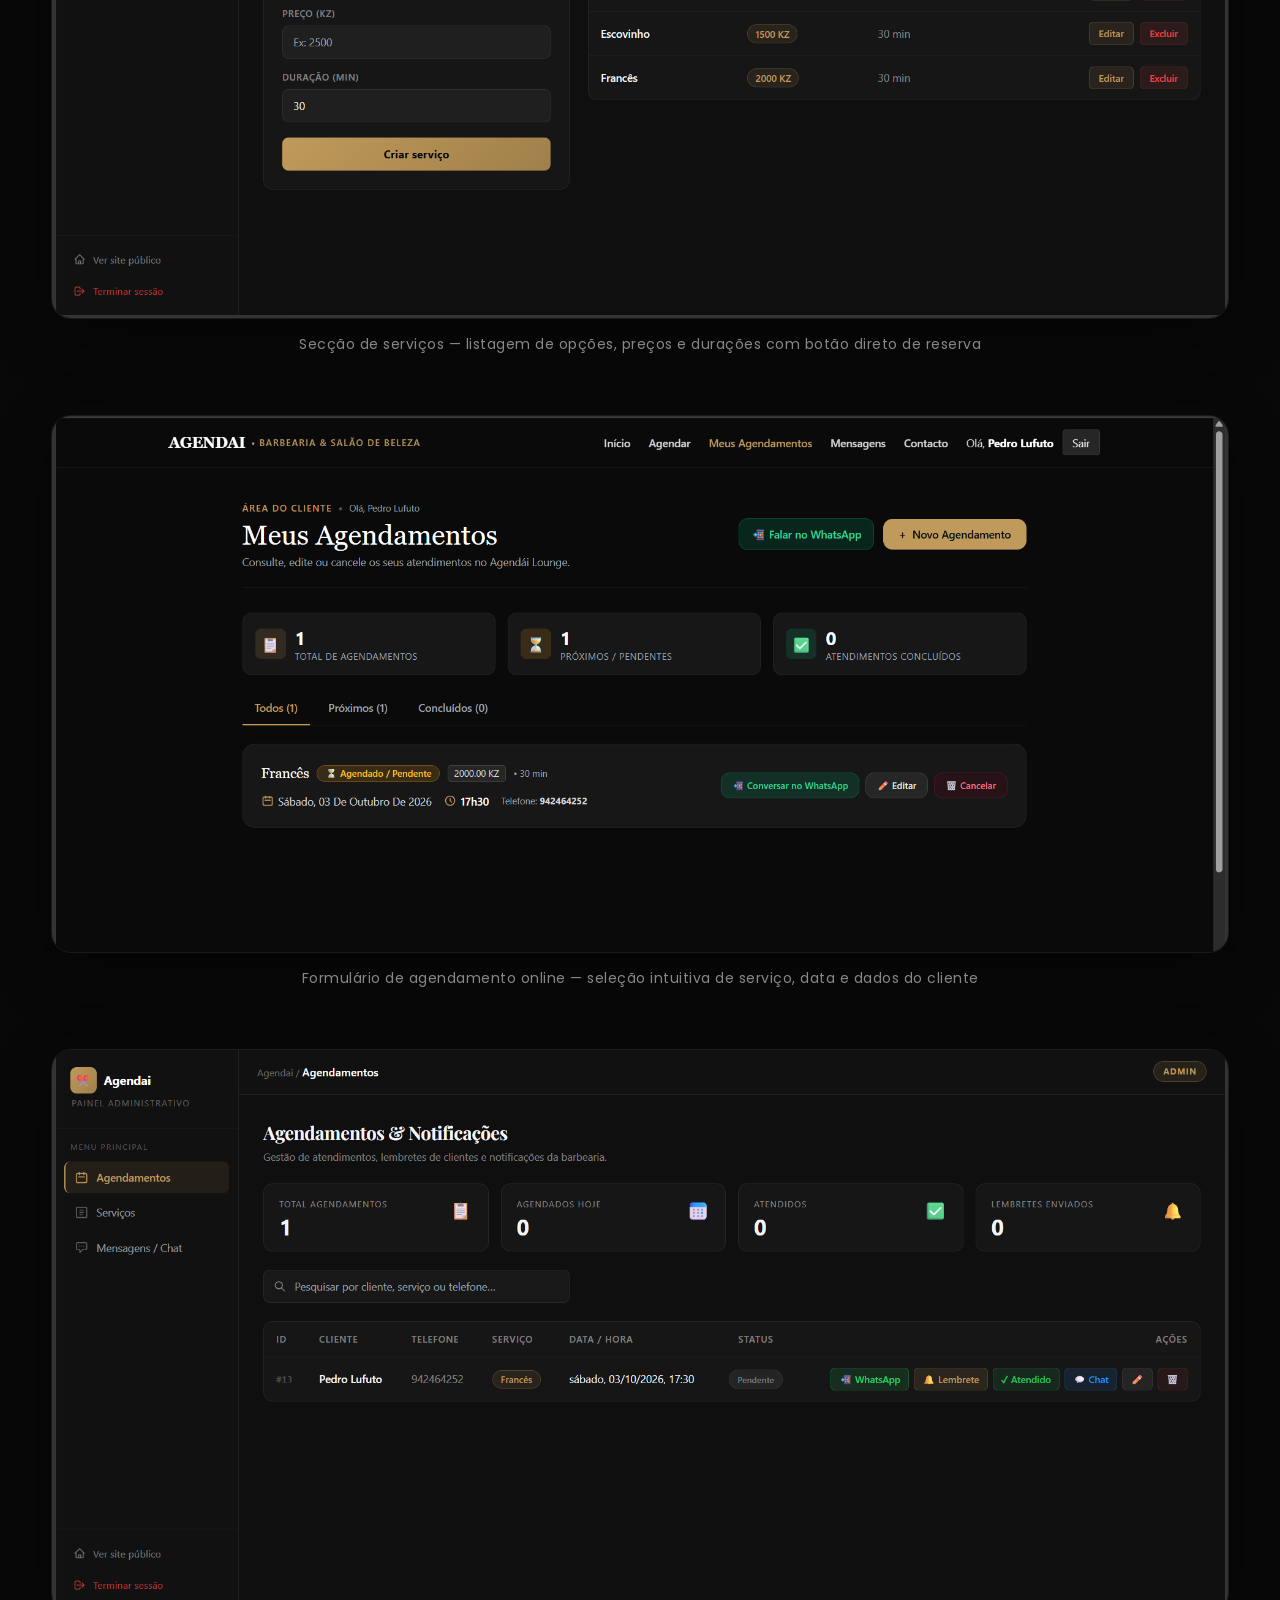
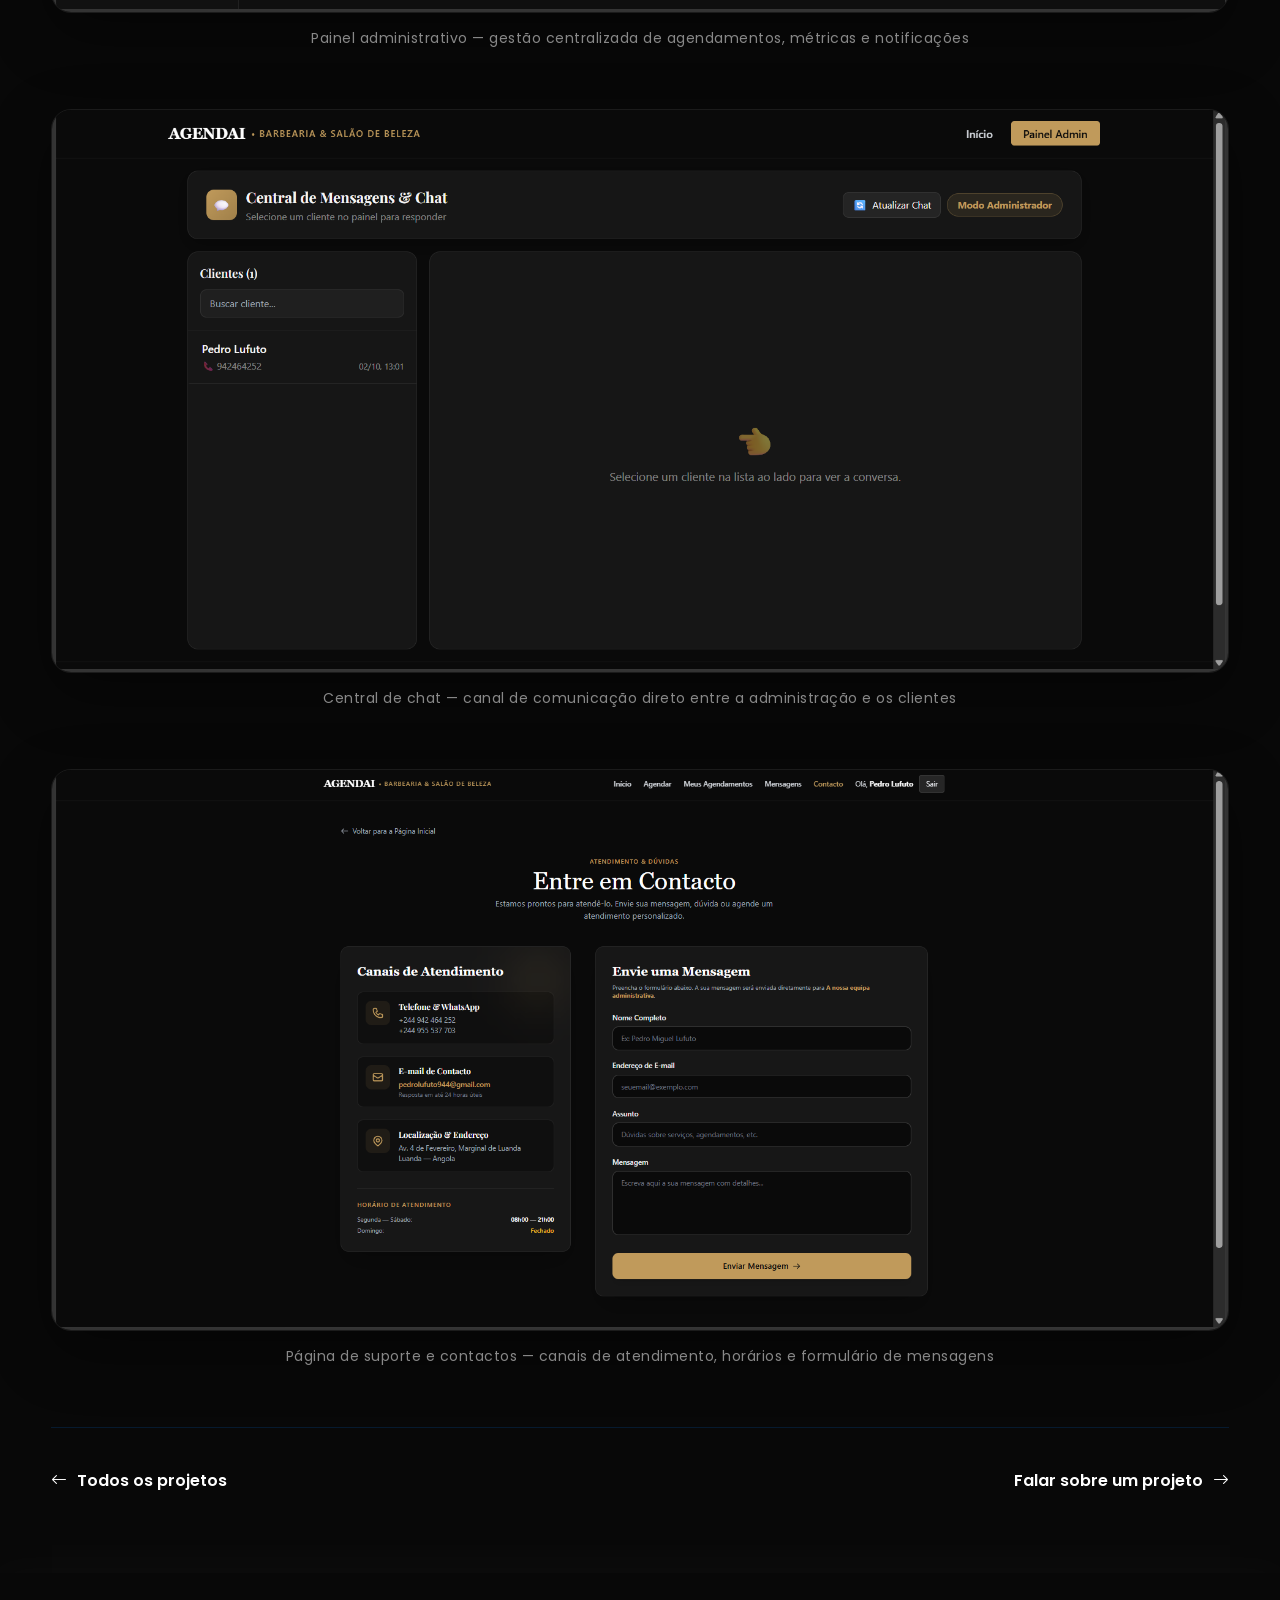
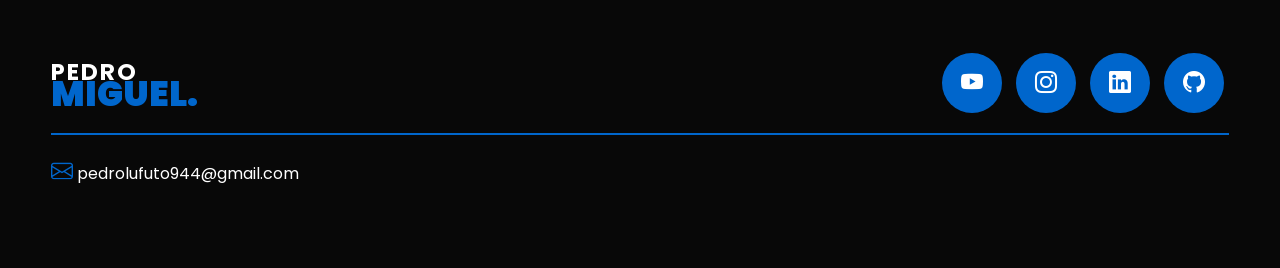
<file: projeto5.html>
<!DOCTYPE html>
<html lang="pt">

<head>
    <meta charset="UTF-8">
    <meta name="viewport" content="width=device-width, initial-scale=1.0">
    <link rel="stylesheet" href="style.css">
    <link rel="stylesheet" href="https://cdn.jsdelivr.net/npm/bootstrap-icons@1.11.3/font/bootstrap-icons.min.css">
    <link rel="preconnect" href="https://fonts.googleapis.com">
    <link rel="preconnect" href="https://fonts.gstatic.com" crossorigin>
    <link rel="icon" type="image/png" href="icone-PL.svg">
    <link
        href="https://fonts.googleapis.com/css2?family=Poppins:ital,wght@0,100;0,200;0,300;0,400;0,500;0,600;0,700;0,800;0,900;1,100;1,200;1,300;1,400;1,500;1,600;1,700;1,800;1,900&display=swap"
        rel="stylesheet">
    <title>AGENDÁI | Plataforma de Agendamentos | Pedro Miguel</title>

    <style>
        /* ===== ESTILO DA PÁGINA DE PROJETO (case study) ===== */
        section.projeto-hero {
            padding: 60px 4% 20px 4%;
        }

        .projeto-voltar {
            display: inline-flex;
            align-items: center;
            gap: 8px;
            color: #d1d1d1;
            text-decoration: none;
            font-size: 15px;
            font-weight: 500;
            transition: .2s;
            margin-bottom: 40px;
        }

        .projeto-voltar:hover {
            color: #0066CC;
            transform: translateX(-4px);
        }

        .projeto-titulo h2 {
            color: #0066CC;
            font-size: 14px;
            font-weight: 700;
            text-transform: uppercase;
            letter-spacing: 3px;
            margin-bottom: 15px;
        }

        .projeto-titulo h1 {
            color: #fff;
            font-size: 54px;
            font-weight: 800;
            letter-spacing: -1px;
            margin-bottom: 25px;
            max-width: 850px;
        }

        .projeto-titulo p.descricao {
            color: #d1d1d1;
            font-size: 17px;
            line-height: 1.8;
            max-width: 1300px;
            text-align: justify;
            margin-bottom: 18px;
        }

        .projeto-meta {
            display: grid;
            grid-template-columns: repeat(4, 1fr);
            gap: 30px;
            margin: 50px 0 20px 0;
            padding: 35px 0;
            border-top: 1px solid rgba(0, 102, 204, 0.2);
            border-bottom: 1px solid rgba(0, 102, 204, 0.2);
        }

        .projeto-meta .meta-item h3 {
            color: #0066CC;
            font-size: 13px;
            font-weight: 700;
            text-transform: uppercase;
            letter-spacing: 1px;
            margin-bottom: 10px;
        }

        .projeto-meta .meta-item p,
        .projeto-meta .meta-item a {
            color: #fff;
            font-size: 16px;
            font-weight: 500;
            text-decoration: none;
        }

        .projeto-meta .meta-item a:hover {
            color: #0066CC;
        }

        /* FUNCIONALIDADES */
        section.projeto-funcionalidades {
            padding: 40px 4% 20px 4%;
        }

        .funcionalidades-titulo {
            max-width: 1280px;
            margin: 0 auto 30px auto;
            color: #fff;
            font-size: 28px;
            font-weight: 700;
        }

        .funcionalidades-titulo span {
            color: #0066CC;
        }

        .funcionalidades-grid {
            max-width: 1280px;
            margin: 0 auto;
            display: grid;
            grid-template-columns: repeat(3, 1fr);
            gap: 24px;
        }

        .func-card {
            background: rgba(255, 255, 255, 0.03);
            border: 1px solid rgba(0, 102, 204, 0.2);
            border-radius: 16px;
            padding: 28px;
            transition: .2s;
        }

        .func-card:hover {
            border-color: #0066CC;
            transform: translateY(-4px);
        }

        .func-card i {
            color: #0066CC;
            font-size: 28px;
            display: block;
            margin-bottom: 14px;
        }

        .func-card h3 {
            color: #fff;
            font-size: 17px;
            font-weight: 600;
            margin-bottom: 10px;
        }

        .func-card p {
            color: #d1d1d1;
            font-size: 14.5px;
            line-height: 1.7;
        }

        /* GALERIA */
        section.projeto-galeria {
            padding: 60px 4% 80px 4%;
        }

        .galeria-item {
            max-width: 1280px;
            margin: 0 auto 60px auto;
        }

        .galeria-item img {
            width: 100%;
            height: auto;
            display: block;
            border-radius: 20px;
            border: 1px solid rgba(255, 255, 255, 0.08);
            box-shadow: 0 20px 60px rgba(0, 0, 0, 0.4);
        }

        .galeria-item .legenda {
            color: #888;
            font-size: 14px;
            margin-top: 15px;
            text-align: center;
            letter-spacing: 0.5px;
        }

        /* NAVEGAÇÃO ENTRE PROJETOS */
        .projeto-nav {
            max-width: 1280px;
            margin: 20px auto 0 auto;
            display: flex;
            justify-content: space-between;
            align-items: center;
            padding-top: 40px;
            border-top: 1px solid rgba(0, 102, 204, 0.2);
        }

        .projeto-nav a {
            color: #fff;
            text-decoration: none;
            font-size: 16px;
            font-weight: 600;
            display: flex;
            align-items: center;
            gap: 10px;
            transition: .2s;
        }

        .projeto-nav a:hover {
            color: #0066CC;
        }

        @media screen and (max-width: 1020px) {
            .projeto-titulo h1 {
                font-size: 34px;
            }

            .projeto-meta {
                grid-template-columns: repeat(2, 1fr);
            }

            .funcionalidades-grid {
                grid-template-columns: repeat(2, 1fr);
            }
        }

        @media screen and (max-width: 600px) {
            .projeto-meta {
                grid-template-columns: 1fr;
                gap: 20px;
            }

            .funcionalidades-grid {
                grid-template-columns: 1fr;
            }
        }
    </style>
</head>

<body>

    <header>
        <div class="interface">
            <div class="logo">
                <h2 style="color: #fff;"><a href="index.html">PEDRO<span>MIGUEL.</span></a></h2>
            </div>
            <nav class="menu-desktop">
                <ul>
                    <li><a href="index.html">Home</a></li>
                    <li><a href="index.html#especialidades">Especialidade</a></li>
                    <li><a href="index.html#sobre">Sobre</a></li>
                    <li><a href="index.html#stack">Stack</a></li>
                    <li><a href="index.html#projetos">Projetos</a></li>
                </ul>
            </nav>
            <nav class="btn-contato">
                <a href="contacto.html">
                    <button>Contacto</button>
                </a>
            </nav>

            <div class="btn-abrir-menu" id="btn-menu">
                <i class="bi bi-list"></i>
            </div>

            <div class="menu-mobile" id="menu-mobile">
                <div class="btn-fechar">
                    <i class="bi bi-x-lg"></i>
                </div>

                <nav>
                    <ul>
                        <li><a href="index.html">Home</a></li>
                        <li><a href="index.html#especialidades">Especialidade</a></li>
                        <li><a href="index.html#sobre">Sobre</a></li>
                        <li><a href="index.html#stack">Stack</a></li>
                        <li><a href="index.html#projetos">Projetos</a></li>
                        <li><a href="contacto.html">Contacto</a></li>
                    </ul>
                </nav>
            </div>
            <div class="overlay-menu" id="overlay-menu"></div>
        </div>
    </header>

    <main>
        <section class="projeto-hero reveal">
            <div class="interface">
                <a href="index.html#projetos" class="projeto-voltar"><i class="bi bi-arrow-left"></i> Voltar aos
                    projetos</a>

                <div class="projeto-titulo">
                    <h2>Plataforma de Agendamentos</h2>
                    <h1>Barbearia & Salão de Beleza <span style="color:#0066CC;">.</span></h1>
                    <p class="descricao">
                        Desenvolvimento do Agendái, uma plataforma web integrada de agendamentos e gestão de clientes para
                        barbearia e salão de beleza. O projeto foca-se numa experiência de utilizador fluida e moderna,
                        permitindo a marcação rápida de serviços como cabelo, barba, manicure e pedicure.
                    </p>
                    <p class="descricao">
                        A solução inclui uma área de cliente e um painel de controlo completo para a administração, com
                        autenticação unificada, gestão e edição de agendamentos, controlo de horários e da agenda diária
                        dos profissionais, e um chat integrado com indicadores de mensagens não lidas, para um contacto
                        direto e rápido entre a equipa e os clientes.
                    </p>
                </div>

                <div class="projeto-meta">
                    <div class="meta-item">
                        <h3>Cliente</h3>
                        <p>Iniciativa Pessoal</p>
                    </div>
                    <div class="meta-item">
                        <h3>Serviços</h3>
                        <p>Plataforma de Agendamentos / Painel Administrativo</p>
                    </div>
                    <div class="meta-item">
                        <h3>Stack</h3>
                        <p>React, Tailwind CSS, <br>Node.js, Express, MySQL</p>
                    </div>
                    <div class="meta-item">
                        <h3>Link</h3>
                        <a href="#" target="_blank">agendai.ao <i class="bi bi-box-arrow-up-right"></i></a>
                    </div>
                </div>
            </div>
        </section>

        <section class="projeto-funcionalidades reveal">
            <h2 class="funcionalidades-titulo">Principais <span>funcionalidades</span></h2>
            <div class="funcionalidades-grid">
                <div class="func-card">
                    <i class="bi bi-calendar-check"></i>
                    <h3>Reserva online</h3>
                    <p>O cliente escolhe o serviço, a data e preenche os seus dados num formulário simples e intuitivo, em poucos passos.</p>
                </div>
                <div class="func-card">
                    <i class="bi bi-scissors"></i>
                    <h3>Catálogo de serviços</h3>
                    <p>Categorias como cortes masculinos, barba, penteados e manicure, com preços, durações e botão direto de reserva.</p>
                </div>
                <div class="func-card">
                    <i class="bi bi-speedometer2"></i>
                    <h3>Painel administrativo</h3>
                    <p>Gestão centralizada de agendamentos, com métricas, notificações e opções para editar ou eliminar marcações.</p>
                </div>
                <div class="func-card">
                    <i class="bi bi-chat-dots"></i>
                    <h3>Chat integrado</h3>
                    <p>Canal direto entre a administração e os clientes, com indicadores de mensagens não lidas por cliente e atualização em tempo real.</p>
                </div>
                <div class="func-card">
                    <i class="bi bi-shield-lock"></i>
                    <h3>Autenticação unificada</h3>
                    <p>Login único para clientes e administradores, com áreas separadas e acesso protegido por token.</p>
                </div>
                <div class="func-card">
                    <i class="bi bi-clock-history"></i>
                    <h3>Gestão da agenda</h3>
                    <p>Controlo de horários e organização da agenda diária dos profissionais, otimizando o fluxo de atendimento.</p>
                </div>
            </div>
        </section>

        <section class="projeto-galeria reveal">
            <div class="galeria-item">
                <img src="projeto5/img1.png" alt="Agendái - Página Inicial (Hero)">
                <p class="legenda">Página inicial — secção de destaque com proposta de valor e acesso rápido ao agendamento</p>
            </div>

            <div class="galeria-item">
                <img src="projeto5/img2.png" alt="Agendái - Explorar por Categoria">
                <p class="legenda">Grelha de categorias — visualização de cortes masculinos, barba, penteados e manicure</p>
            </div>

            <div class="galeria-item">
                <img src="projeto5/img3.png" alt="Agendái - Serviços Disponíveis">
                <p class="legenda">Secção de serviços — listagem de opções, preços e durações com botão direto de reserva</p>
            </div>

            <div class="galeria-item">
                <img src="projeto5/img4.png" alt="Agendái - Fluxo de Reserva Online">
                <p class="legenda">Formulário de agendamento online — seleção intuitiva de serviço, data e dados do cliente</p>
            </div>

            <div class="galeria-item">
                <img src="projeto5/img5.png" alt="Agendái - Painel Administrativo de Atendimentos">
                <p class="legenda">Painel administrativo — gestão centralizada de agendamentos, métricas e notificações</p>
            </div>

            <div class="galeria-item">
                <img src="projeto5/img6.png" alt="Agendái - Central de Mensagens e Chat">
                <p class="legenda">Central de chat — canal de comunicação direto entre a administração e os clientes</p>
            </div>

            <div class="galeria-item">
                <img src="projeto5/img7.png" alt="Agendái - Página de Contacto">
                <p class="legenda">Página de suporte e contactos — canais de atendimento, horários e formulário de mensagens</p>
            </div>

            <div class="projeto-nav">
                <a href="index.html#projetos"><i class="bi bi-arrow-left"></i> Todos os projetos</a>
                <a href="contacto.html">Falar sobre um projeto <i class="bi bi-arrow-right"></i></a>
            </div>
        </section>
    </main>

    <footer>
        <div class="interface">
            <div class="line-footer">
                <div class="flex">
                    <div class="logo">
                        <h2 style="color: #fff;"><a href="index.html">PEDRO<span>MIGUEL.</span></a></h2>
                    </div>
                    <div class="btn-social">
                        <a href="https://youtube.com/@pedromiguellufuto?si=7yE64rBI-hNYIMLc" target="_blank" rel="canal youtube"><button><i class="bi bi-youtube"></i></button></a>
                        <a href="https://www.instagram.com/pedromiguel9948?igsh=OHBoNWQ1d2V5d3V6" target="_blank" rel="instagram"><button><i class="bi bi-instagram"></i></button></a>
                        <a href="https://www.linkedin.com/in/pedro-lufuto-2a4253391?utm_source=share_via&utm_content=profile&utm_medium=member_android" target="_blank" rel="linkedin"><button><i class="bi bi-linkedin"></i></button></a>
                        <a href="https://github.com/LufutoPedro" target="_blank" rel="noopener noreferrer" aria-label="GitHub"><button type="button" tabindex="-1"><i class="bi bi-github"></i></button></a>
                    </div>
                </div>
            </div>

            <div class="line-footer borda">
                <p><i class="bi bi-envelope"></i> <a href="contacto.html">pedrolufuto944@gmail.com</a></p>
            </div>
        </div>
    </footer>

    <div class="scroll-top" id="scroll-top">
        <i class="bi bi-arrow-up-short"></i>
    </div>

    <script src="menu.js"></script>
</body>

</html>
</file>
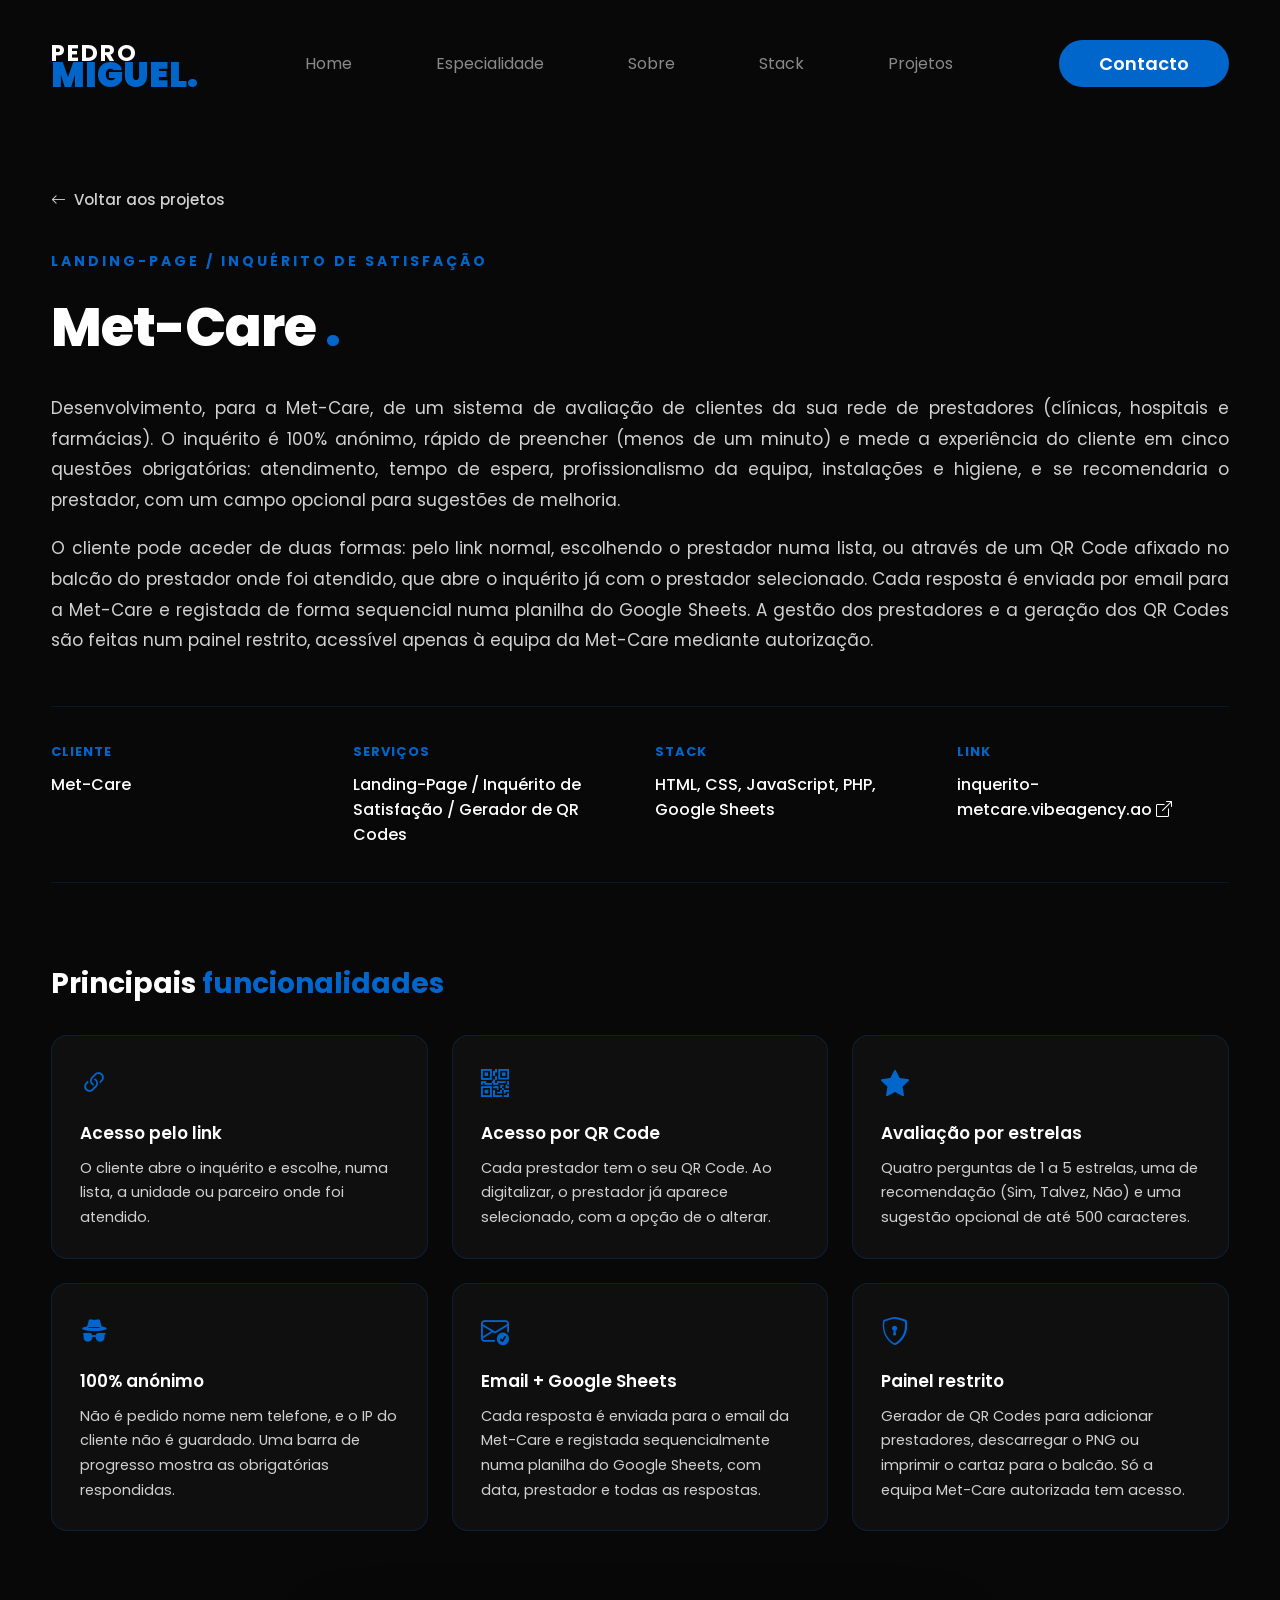
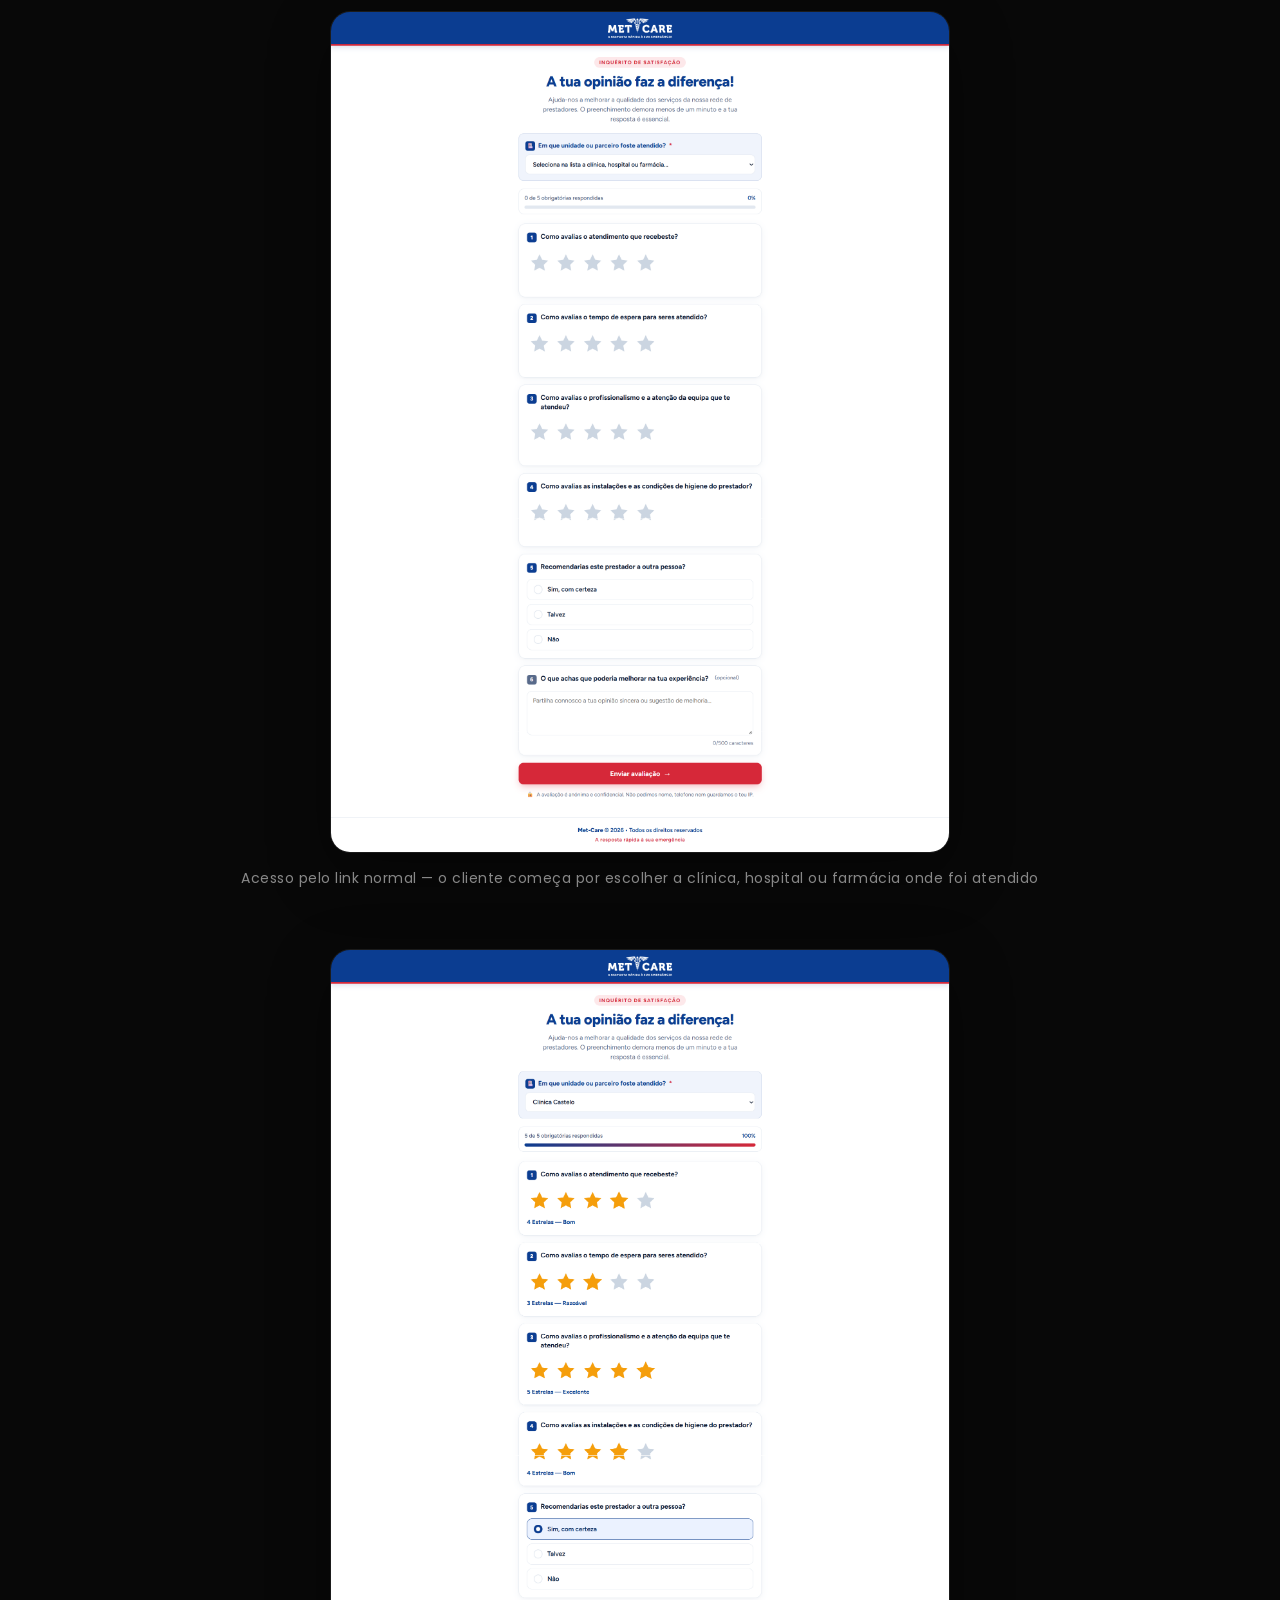
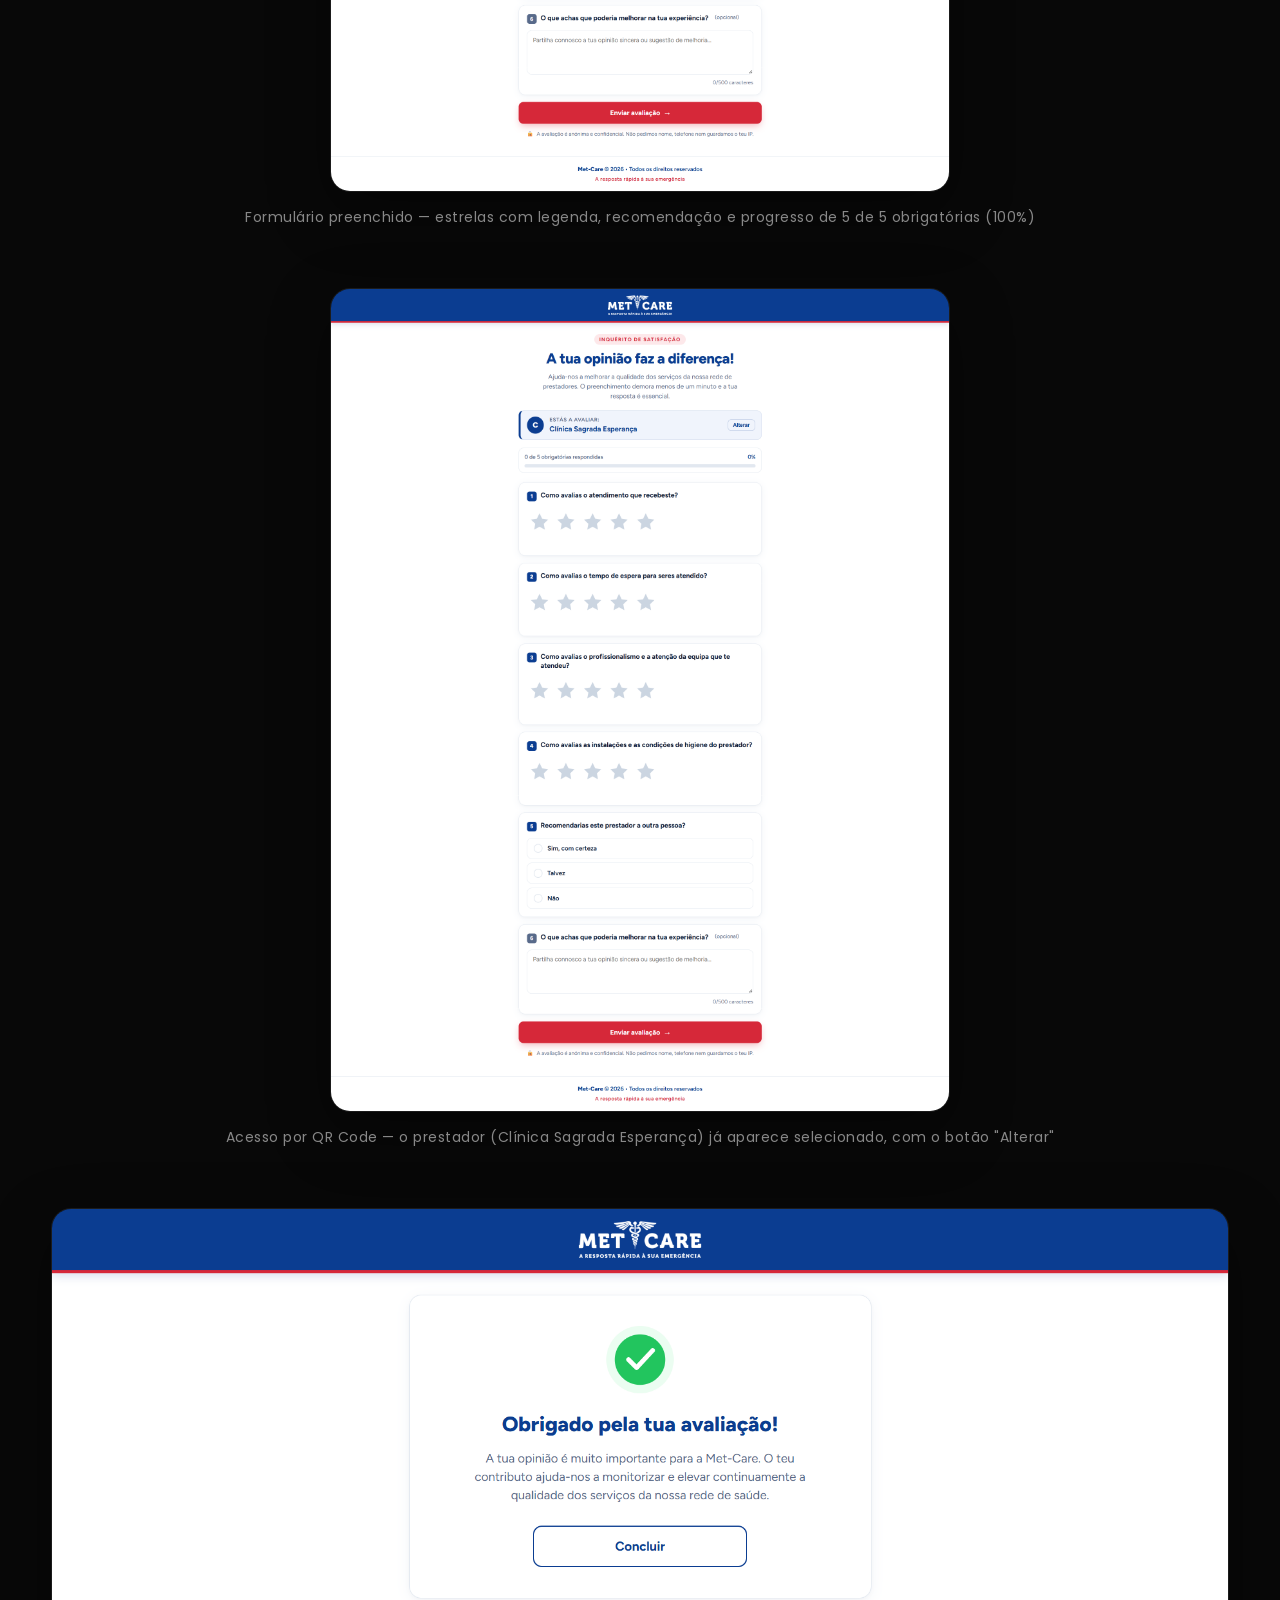
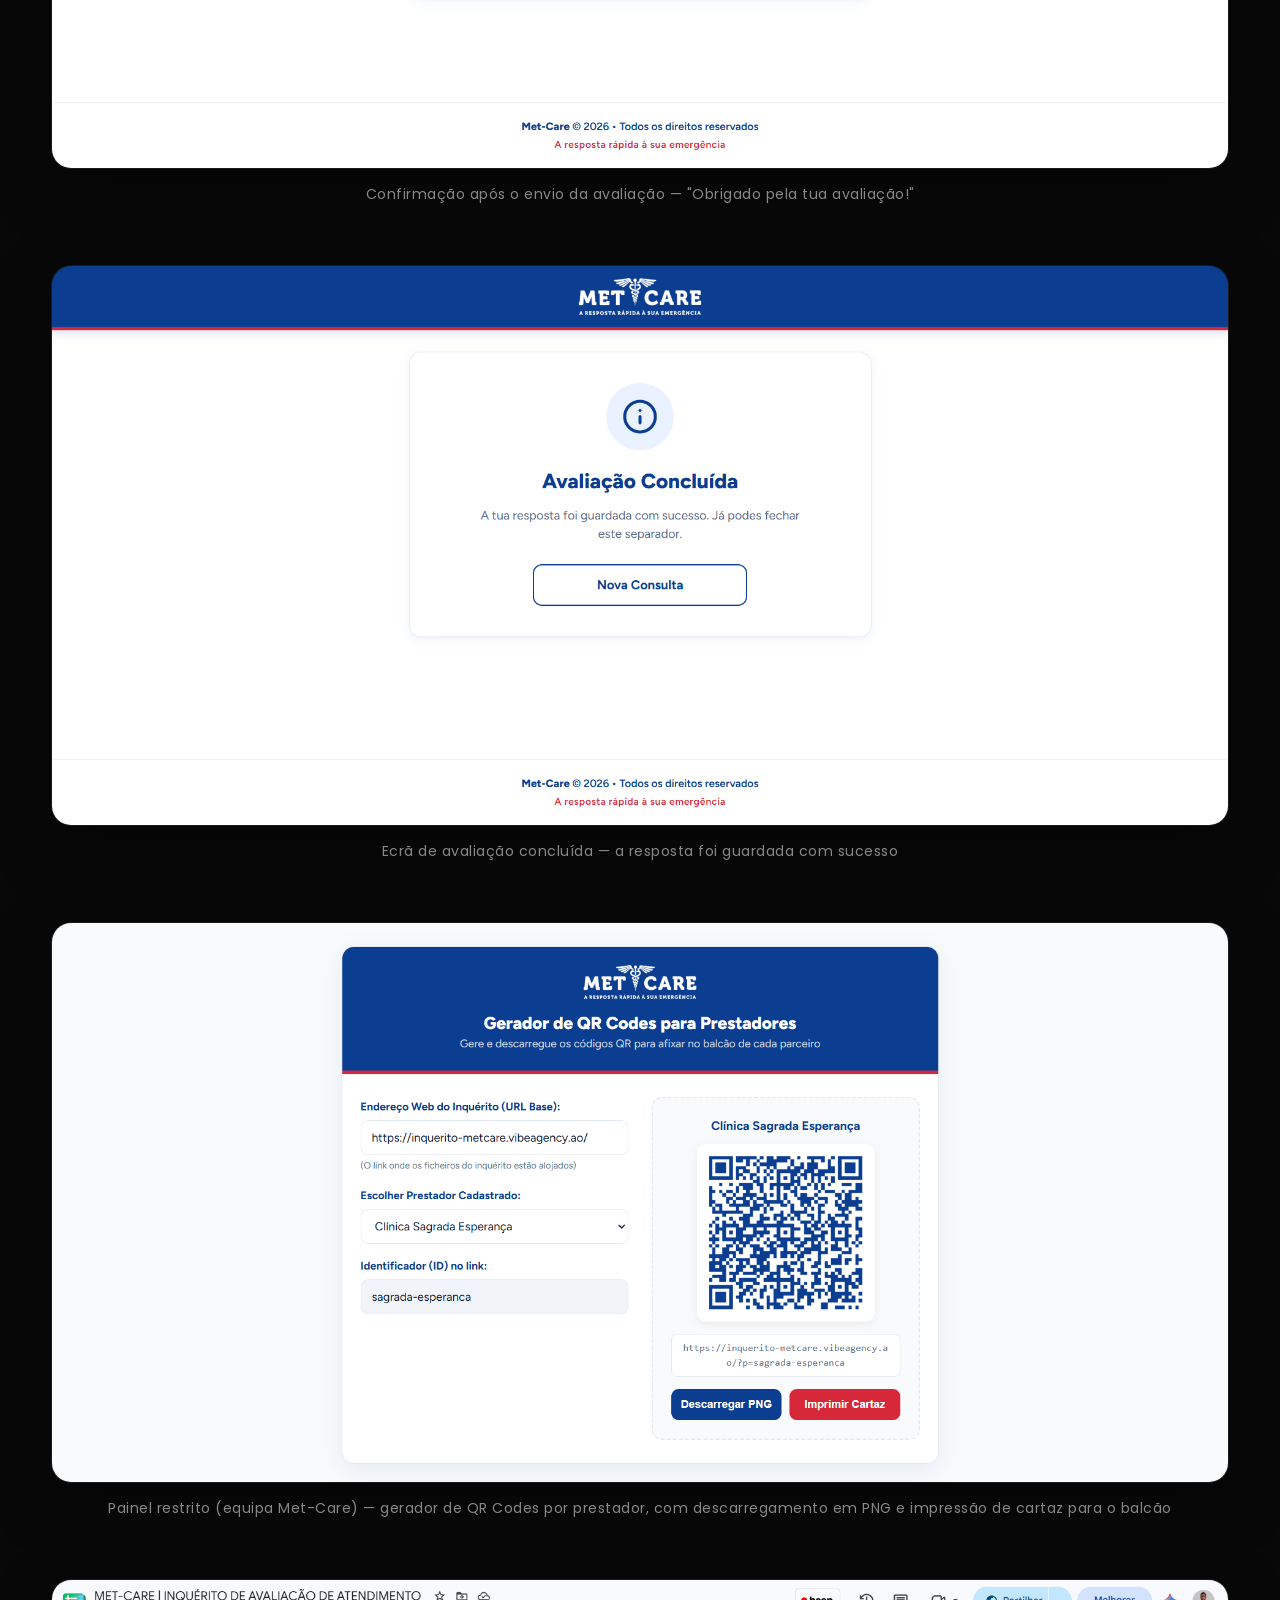
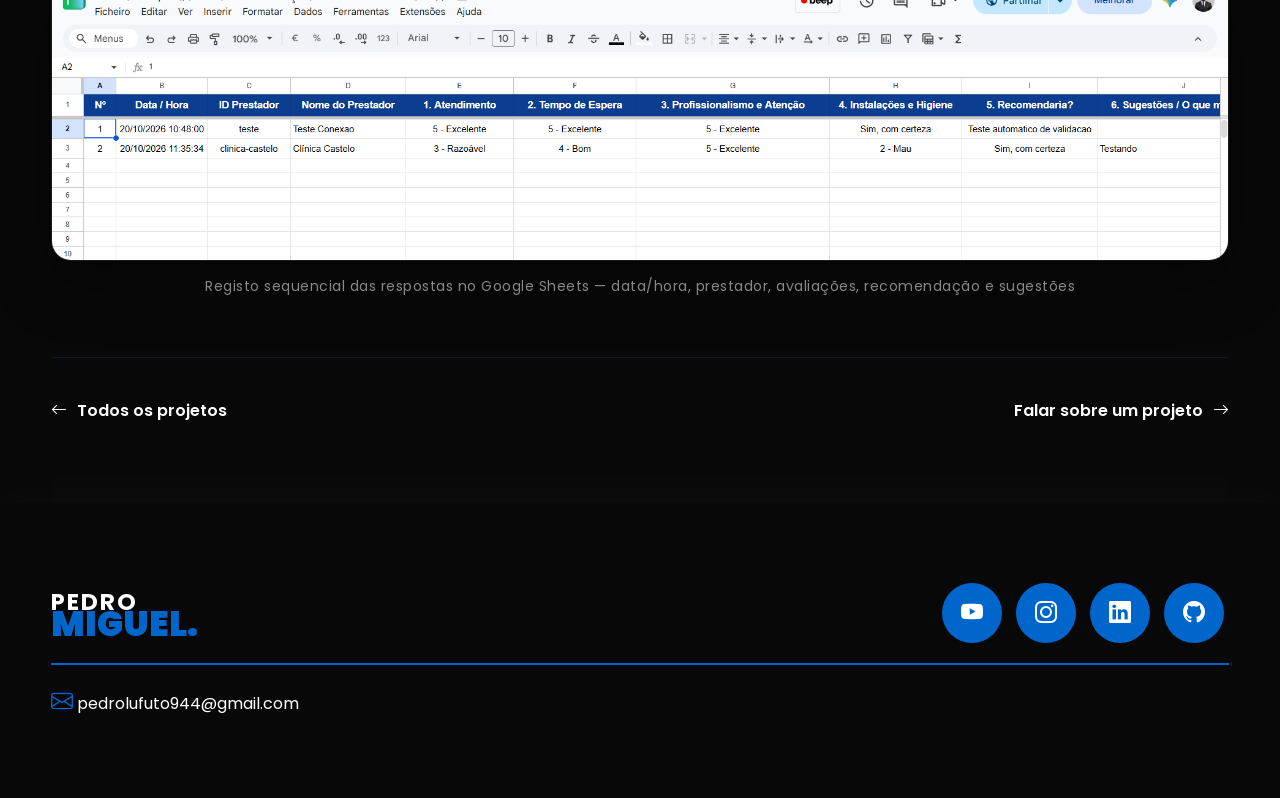
<file: projeto6.html>
<!DOCTYPE html>
<html lang="pt">

<head>
    <meta charset="UTF-8">
    <meta name="viewport" content="width=device-width, initial-scale=1.0">
    <link rel="stylesheet" href="style.css">
    <link rel="stylesheet" href="https://cdn.jsdelivr.net/npm/bootstrap-icons@1.11.3/font/bootstrap-icons.min.css">
    <link rel="preconnect" href="https://fonts.googleapis.com">
    <link rel="preconnect" href="https://fonts.gstatic.com" crossorigin>
    <link rel="icon" type="image/png" href="icone-PL.svg">
    <link
        href="https://fonts.googleapis.com/css2?family=Poppins:ital,wght@0,100;0,200;0,300;0,400;0,500;0,600;0,700;0,800;0,900;1,100;1,200;1,300;1,400;1,500;1,600;1,700;1,800;1,900&display=swap"
        rel="stylesheet">
    <title>MET-CARE | INQUÉRITO DE SATISFAÇÃO DE PRESTADORES | Pedro Miguel</title>

    <style>
        /* ===== ESTILO DA PÁGINA DE PROJETO (case study) ===== */
        section.projeto-hero {
            padding: 60px 4% 20px 4%;
        }

        .projeto-voltar {
            display: inline-flex;
            align-items: center;
            gap: 8px;
            color: #d1d1d1;
            text-decoration: none;
            font-size: 15px;
            font-weight: 500;
            transition: .2s;
            margin-bottom: 40px;
        }

        .projeto-voltar:hover {
            color: #0066CC;
            transform: translateX(-4px);
        }

        .projeto-titulo h2 {
            color: #0066CC;
            font-size: 14px;
            font-weight: 700;
            text-transform: uppercase;
            letter-spacing: 3px;
            margin-bottom: 15px;
        }

        .projeto-titulo h1 {
            color: #fff;
            font-size: 54px;
            font-weight: 800;
            letter-spacing: -1px;
            margin-bottom: 25px;
            max-width: 850px;
        }

        .projeto-titulo p.descricao {
            color: #d1d1d1;
            font-size: 17px;
            line-height: 1.8;
            max-width: 1300px;
            text-align: justify;
            margin-bottom: 18px;
        }

        .projeto-meta {
            display: grid;
            grid-template-columns: repeat(4, 1fr);
            gap: 30px;
            margin: 50px 0 20px 0;
            padding: 35px 0;
            border-top: 1px solid rgba(0, 102, 204, 0.2);
            border-bottom: 1px solid rgba(0, 102, 204, 0.2);
        }

        .projeto-meta .meta-item h3 {
            color: #0066CC;
            font-size: 13px;
            font-weight: 700;
            text-transform: uppercase;
            letter-spacing: 1px;
            margin-bottom: 10px;
        }

        .projeto-meta .meta-item p,
        .projeto-meta .meta-item a {
            color: #fff;
            font-size: 16px;
            font-weight: 500;
            text-decoration: none;
        }

        .projeto-meta .meta-item a:hover {
            color: #0066CC;
        }

        /* FUNCIONALIDADES */
        section.projeto-funcionalidades {
            padding: 40px 4% 20px 4%;
        }

        .funcionalidades-titulo {
            max-width: 1280px;
            margin: 0 auto 30px auto;
            color: #fff;
            font-size: 28px;
            font-weight: 700;
        }

        .funcionalidades-titulo span {
            color: #0066CC;
        }

        .funcionalidades-grid {
            max-width: 1280px;
            margin: 0 auto;
            display: grid;
            grid-template-columns: repeat(3, 1fr);
            gap: 24px;
        }

        .func-card {
            background: rgba(255, 255, 255, 0.03);
            border: 1px solid rgba(0, 102, 204, 0.2);
            border-radius: 16px;
            padding: 28px;
            transition: .2s;
        }

        .func-card:hover {
            border-color: #0066CC;
            transform: translateY(-4px);
        }

        .func-card i {
            color: #0066CC;
            font-size: 28px;
            display: block;
            margin-bottom: 14px;
        }

        .func-card h3 {
            color: #fff;
            font-size: 17px;
            font-weight: 600;
            margin-bottom: 10px;
        }

        .func-card p {
            color: #d1d1d1;
            font-size: 14.5px;
            line-height: 1.7;
        }

        /* GALERIA */
        section.projeto-galeria {
            padding: 60px 4% 80px 4%;
        }

        .galeria-item {
            max-width: 1280px;
            margin: 0 auto 60px auto;
        }

        .galeria-item img {
            width: 100%;
            height: auto;
            display: block;
            border-radius: 20px;
            border: 1px solid rgba(255, 255, 255, 0.08);
            box-shadow: 0 20px 60px rgba(0, 0, 0, 0.4);
        }

        /* Capturas de ecrã compridas (formulário): limitar a largura */
        .galeria-item.estreito img {
            max-width: 620px;
            margin: 0 auto;
        }

        .galeria-item .legenda {
            color: #888;
            font-size: 14px;
            margin-top: 15px;
            text-align: center;
            letter-spacing: 0.5px;
        }

        /* NAVEGAÇÃO ENTRE PROJETOS */
        .projeto-nav {
            max-width: 1280px;
            margin: 20px auto 0 auto;
            display: flex;
            justify-content: space-between;
            align-items: center;
            padding-top: 40px;
            border-top: 1px solid rgba(0, 102, 204, 0.2);
        }

        .projeto-nav a {
            color: #fff;
            text-decoration: none;
            font-size: 16px;
            font-weight: 600;
            display: flex;
            align-items: center;
            gap: 10px;
            transition: .2s;
        }

        .projeto-nav a:hover {
            color: #0066CC;
        }

        @media screen and (max-width: 1020px) {
            .projeto-titulo h1 {
                font-size: 34px;
            }

            .projeto-meta {
                grid-template-columns: repeat(2, 1fr);
            }

            .funcionalidades-grid {
                grid-template-columns: repeat(2, 1fr);
            }
        }

        @media screen and (max-width: 600px) {
            .projeto-meta {
                grid-template-columns: 1fr;
                gap: 20px;
            }

            .funcionalidades-grid {
                grid-template-columns: 1fr;
            }
        }
    </style>
</head>

<body>

    <header>
        <div class="interface">
            <div class="logo">
                <h2 style="color: #fff;"><a href="index.html">PEDRO<span>MIGUEL.</span></a></h2>
            </div>
            <nav class="menu-desktop">
                <ul>
                    <li><a href="index.html">Home</a></li>
                    <li><a href="index.html#especialidades">Especialidade</a></li>
                    <li><a href="index.html#sobre">Sobre</a></li>
                    <li><a href="index.html#stack">Stack</a></li>
                    <li><a href="index.html#projetos">Projetos</a></li>
                </ul>
            </nav>
            <nav class="btn-contato">
                <a href="contacto.html">
                    <button>Contacto</button>
                </a>
            </nav>

            <div class="btn-abrir-menu" id="btn-menu">
                <i class="bi bi-list"></i>
            </div>

            <div class="menu-mobile" id="menu-mobile">
                <div class="btn-fechar">
                    <i class="bi bi-x-lg"></i>
                </div>

                <nav>
                    <ul>
                        <li><a href="index.html">Home</a></li>
                        <li><a href="index.html#especialidades">Especialidade</a></li>
                        <li><a href="index.html#sobre">Sobre</a></li>
                        <li><a href="index.html#stack">Stack</a></li>
                        <li><a href="index.html#projetos">Projetos</a></li>
                        <li><a href="contacto.html">Contacto</a></li>
                    </ul>
                </nav>
            </div>
            <div class="overlay-menu" id="overlay-menu"></div>
        </div>
    </header>

    <main>
        <section class="projeto-hero reveal">
            <div class="interface">
                <a href="index.html#projetos" class="projeto-voltar"><i class="bi bi-arrow-left"></i> Voltar aos
                    projetos</a>

                <div class="projeto-titulo">
                    <h2>Landing-Page / Inquérito de Satisfação</h2>
                    <h1>Met-Care <span style="color:#0066CC;">.</span></h1>
                    <p class="descricao">
                        Desenvolvimento, para a Met-Care, de um sistema de avaliação de clientes da sua rede de
                        prestadores (clínicas, hospitais e farmácias). O inquérito é 100% anónimo, rápido de preencher
                        (menos de um minuto) e mede a experiência do cliente em cinco questões obrigatórias: atendimento,
                        tempo de espera, profissionalismo da equipa, instalações e higiene, e se recomendaria o prestador,
                        com um campo opcional para sugestões de melhoria.
                    </p>
                    <p class="descricao">
                        O cliente pode aceder de duas formas: pelo link normal, escolhendo o prestador numa lista, ou
                        através de um QR Code afixado no balcão do prestador onde foi atendido, que abre o inquérito já
                        com o prestador selecionado. Cada resposta é enviada por email para a Met-Care e registada de
                        forma sequencial numa planilha do Google Sheets. A gestão dos prestadores e a geração dos QR Codes
                        são feitas num painel restrito, acessível apenas à equipa da Met-Care mediante autorização.
                    </p>
                </div>

                <div class="projeto-meta">
                    <div class="meta-item">
                        <h3>Cliente</h3>
                        <p>Met-Care</p>
                    </div>
                    <div class="meta-item">
                        <h3>Serviços</h3>
                        <p>Landing-Page / Inquérito de Satisfação / Gerador de QR Codes</p>
                    </div>
                    <div class="meta-item">
                        <h3>Stack</h3>
                        <p>HTML, CSS, JavaScript, PHP, <br>Google Sheets</p>
                    </div>
                    <div class="meta-item">
                        <h3>Link</h3>
                        <a href="https://inquerito-metcare.vibeagency.ao/" target="_blank">inquerito-metcare.vibeagency.ao <i class="bi bi-box-arrow-up-right"></i></a>
                    </div>
                </div>
            </div>
        </section>

        <section class="projeto-funcionalidades reveal">
            <h2 class="funcionalidades-titulo">Principais <span>funcionalidades</span></h2>
            <div class="funcionalidades-grid">
                <div class="func-card">
                    <i class="bi bi-link-45deg"></i>
                    <h3>Acesso pelo link</h3>
                    <p>O cliente abre o inquérito e escolhe, numa lista, a unidade ou parceiro onde foi atendido.</p>
                </div>
                <div class="func-card">
                    <i class="bi bi-qr-code"></i>
                    <h3>Acesso por QR Code</h3>
                    <p>Cada prestador tem o seu QR Code. Ao digitalizar, o prestador já aparece selecionado, com a opção de o alterar.</p>
                </div>
                <div class="func-card">
                    <i class="bi bi-star-fill"></i>
                    <h3>Avaliação por estrelas</h3>
                    <p>Quatro perguntas de 1 a 5 estrelas, uma de recomendação (Sim, Talvez, Não) e uma sugestão opcional de até 500 caracteres.</p>
                </div>
                <div class="func-card">
                    <i class="bi bi-incognito"></i>
                    <h3>100% anónimo</h3>
                    <p>Não é pedido nome nem telefone, e o IP do cliente não é guardado. Uma barra de progresso mostra as obrigatórias respondidas.</p>
                </div>
                <div class="func-card">
                    <i class="bi bi-envelope-check"></i>
                    <h3>Email + Google Sheets</h3>
                    <p>Cada resposta é enviada para o email da Met-Care e registada sequencialmente numa planilha do Google Sheets, com data, prestador e todas as respostas.</p>
                </div>
                <div class="func-card">
                    <i class="bi bi-shield-lock"></i>
                    <h3>Painel restrito</h3>
                    <p>Gerador de QR Codes para adicionar prestadores, descarregar o PNG ou imprimir o cartaz para o balcão. Só a equipa Met-Care autorizada tem acesso.</p>
                </div>
            </div>
        </section>

        <section class="projeto-galeria reveal">
            <div class="galeria-item estreito">
                <img src="projecto6/img1.png" alt="Inquérito Met-Care - Acesso pelo link normal">
                <p class="legenda">Acesso pelo link normal — o cliente começa por escolher a clínica, hospital ou farmácia onde foi atendido</p>
            </div>

            <div class="galeria-item estreito">
                <img src="projecto6/img2.png" alt="Inquérito Met-Care - Formulário preenchido">
                <p class="legenda">Formulário preenchido — estrelas com legenda, recomendação e progresso de 5 de 5 obrigatórias (100%)</p>
            </div>

            <div class="galeria-item estreito">
                <img src="projecto6/img3.png" alt="Inquérito Met-Care - Acesso por QR Code com prestador selecionado">
                <p class="legenda">Acesso por QR Code — o prestador (Clínica Sagrada Esperança) já aparece selecionado, com o botão "Alterar"</p>
            </div>

            <div class="galeria-item">
                <img src="projecto6/img4.png" alt="Inquérito Met-Care - Agradecimento após envio">
                <p class="legenda">Confirmação após o envio da avaliação — "Obrigado pela tua avaliação!"</p>
            </div>

            <div class="galeria-item">
                <img src="projecto6/img5.png" alt="Inquérito Met-Care - Avaliação concluída">
                <p class="legenda">Ecrã de avaliação concluída — a resposta foi guardada com sucesso</p>
            </div>

            <div class="galeria-item">
                <img src="projecto6/img6.png" alt="Gerador de QR Codes para prestadores da Met-Care">
                <p class="legenda">Painel restrito (equipa Met-Care) — gerador de QR Codes por prestador, com descarregamento em PNG e impressão de cartaz para o balcão</p>
            </div>

            <div class="galeria-item">
                <img src="projecto6/img7.png" alt="Planilha Google Sheets com as respostas do inquérito Met-Care">
                <p class="legenda">Registo sequencial das respostas no Google Sheets — data/hora, prestador, avaliações, recomendação e sugestões</p>
            </div>

            <div class="projeto-nav">
                <a href="index.html#projetos"><i class="bi bi-arrow-left"></i> Todos os projetos</a>
                <a href="contacto.html">Falar sobre um projeto <i class="bi bi-arrow-right"></i></a>
            </div>
        </section>
    </main>

    <footer>
        <div class="interface">
            <div class="line-footer">
                <div class="flex">
                    <div class="logo">
                        <h2 style="color: #fff;"><a href="index.html">PEDRO<span>MIGUEL.</span></a></h2>
                    </div>
                    <div class="btn-social">
                        <a href="https://youtube.com/@pedromiguellufuto?si=7yE64rBI-hNYIMLc" target="_blank" rel="canal youtube"><button><i class="bi bi-youtube"></i></button></a>
                        <a href="https://www.instagram.com/pedromiguel9948?igsh=OHBoNWQ1d2V5d3V6" target="_blank" rel="instagram"><button><i class="bi bi-instagram"></i></button></a>
                        <a href="https://www.linkedin.com/in/pedro-lufuto-2a4253391?utm_source=share_via&utm_content=profile&utm_medium=member_android" target="_blank" rel="linkedin"><button><i class="bi bi-linkedin"></i></button></a>
                        <a href="https://github.com/LufutoPedro" target="_blank" rel="noopener noreferrer" aria-label="GitHub"><button type="button" tabindex="-1"><i class="bi bi-github"></i></button></a>
                    </div>
                </div>
            </div>

            <div class="line-footer borda">
                <p><i class="bi bi-envelope"></i> <a href="contacto.html">pedrolufuto944@gmail.com</a></p>
            </div>
        </div>
    </footer>

    <div class="scroll-top" id="scroll-top">
        <i class="bi bi-arrow-up-short"></i>
    </div>

    <script src="menu.js"></script>
</body>

</html>
</file>
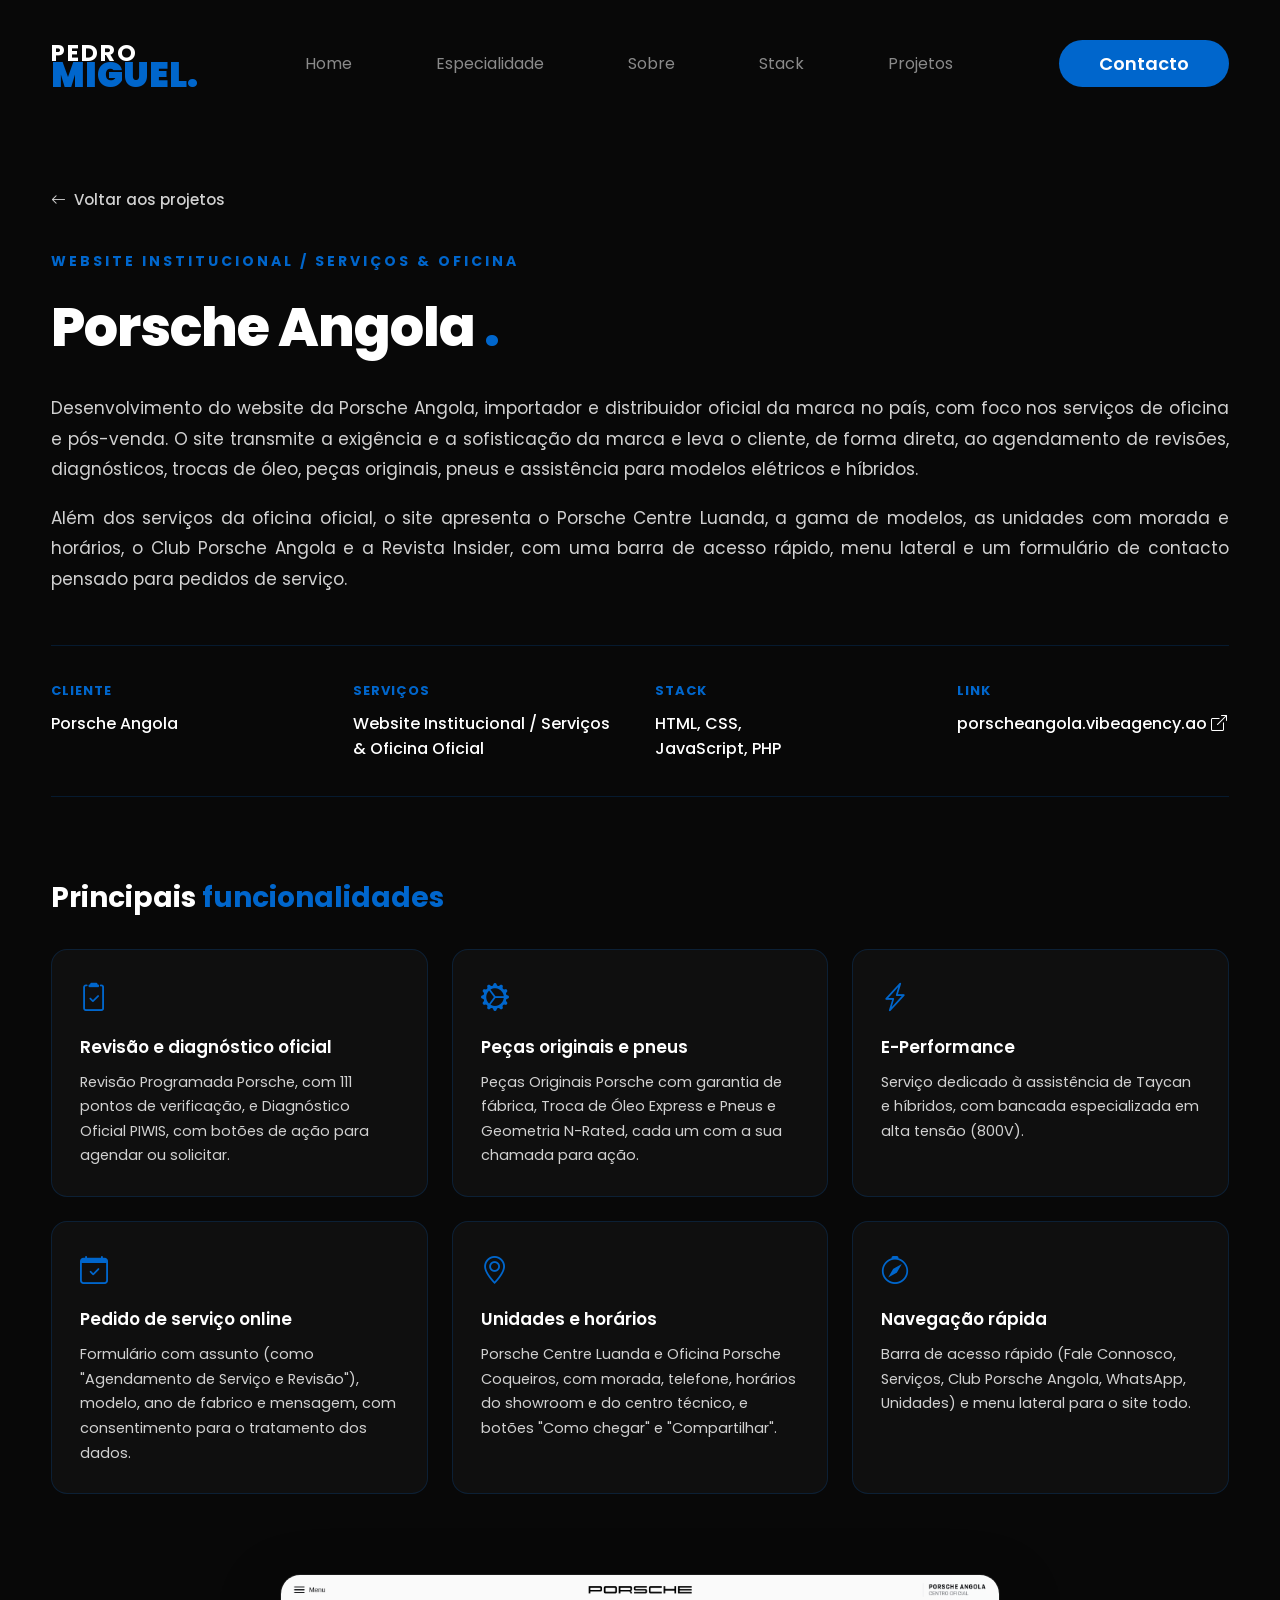
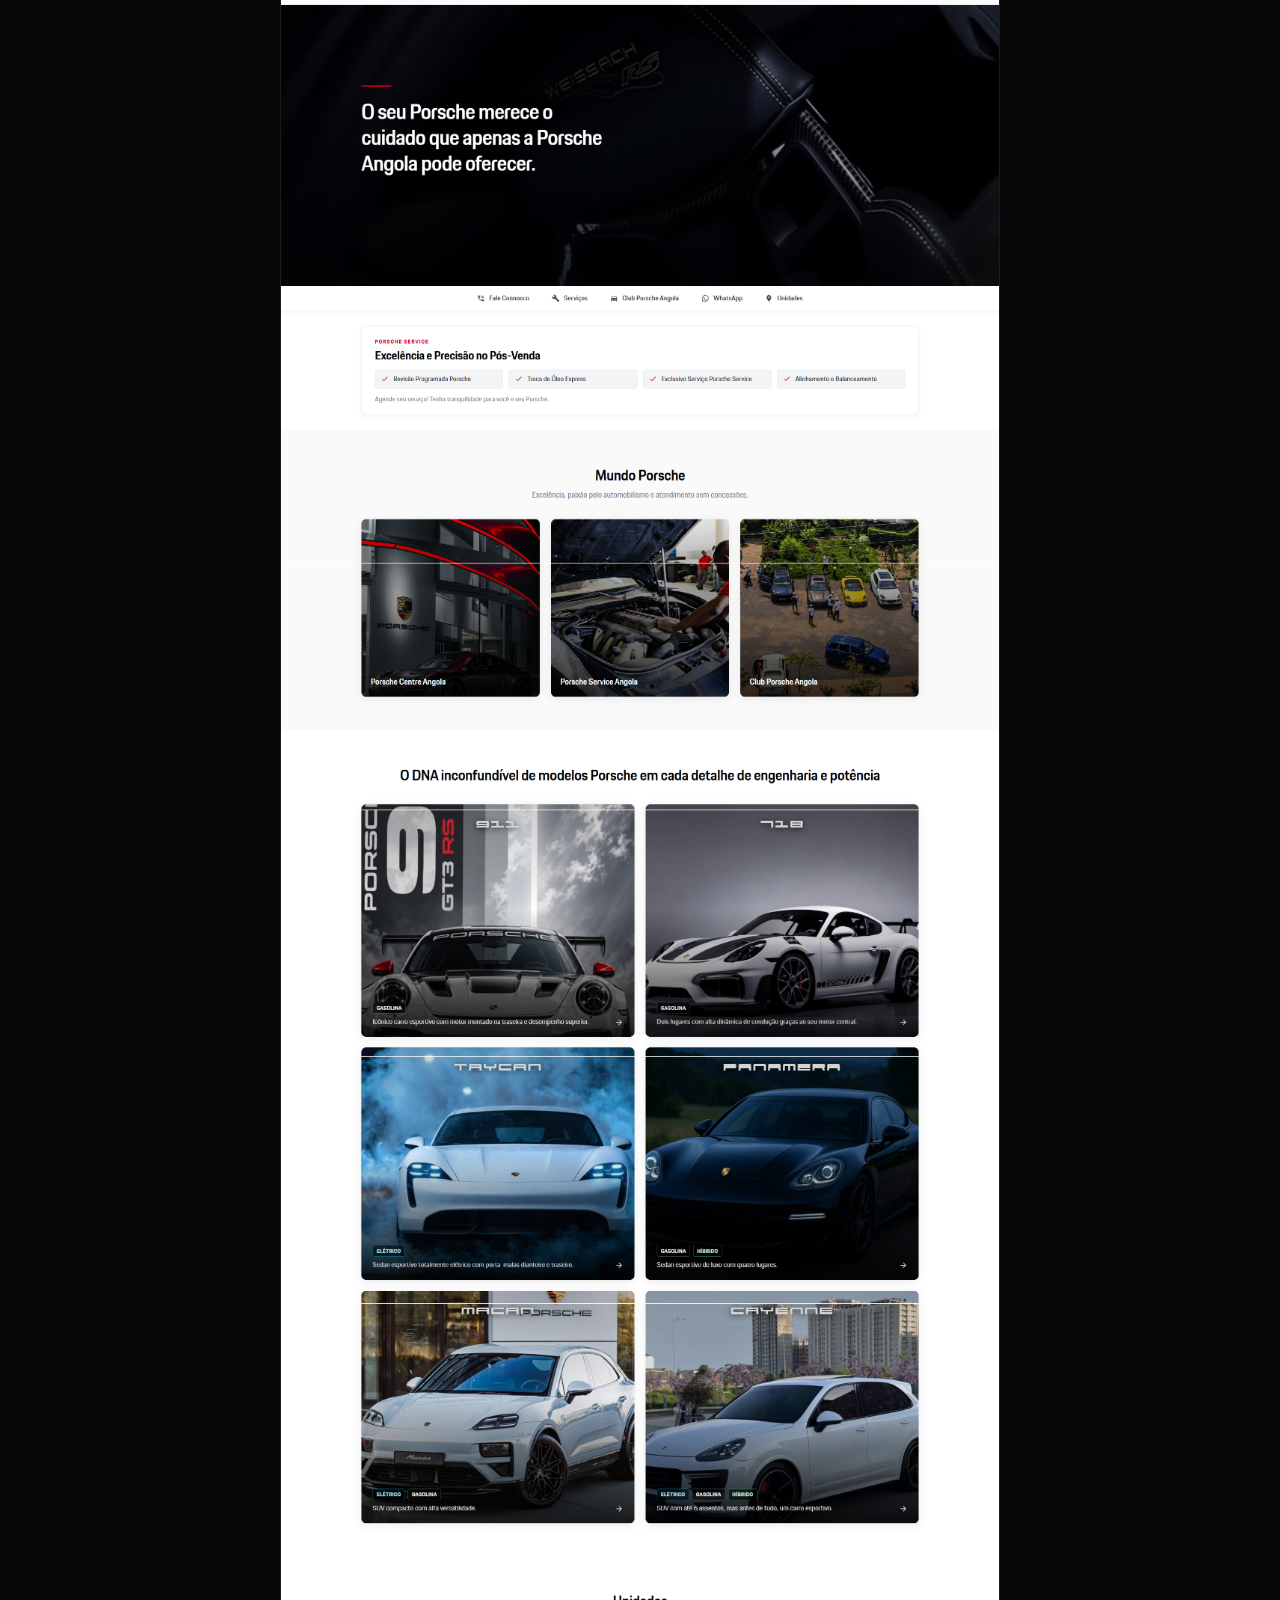
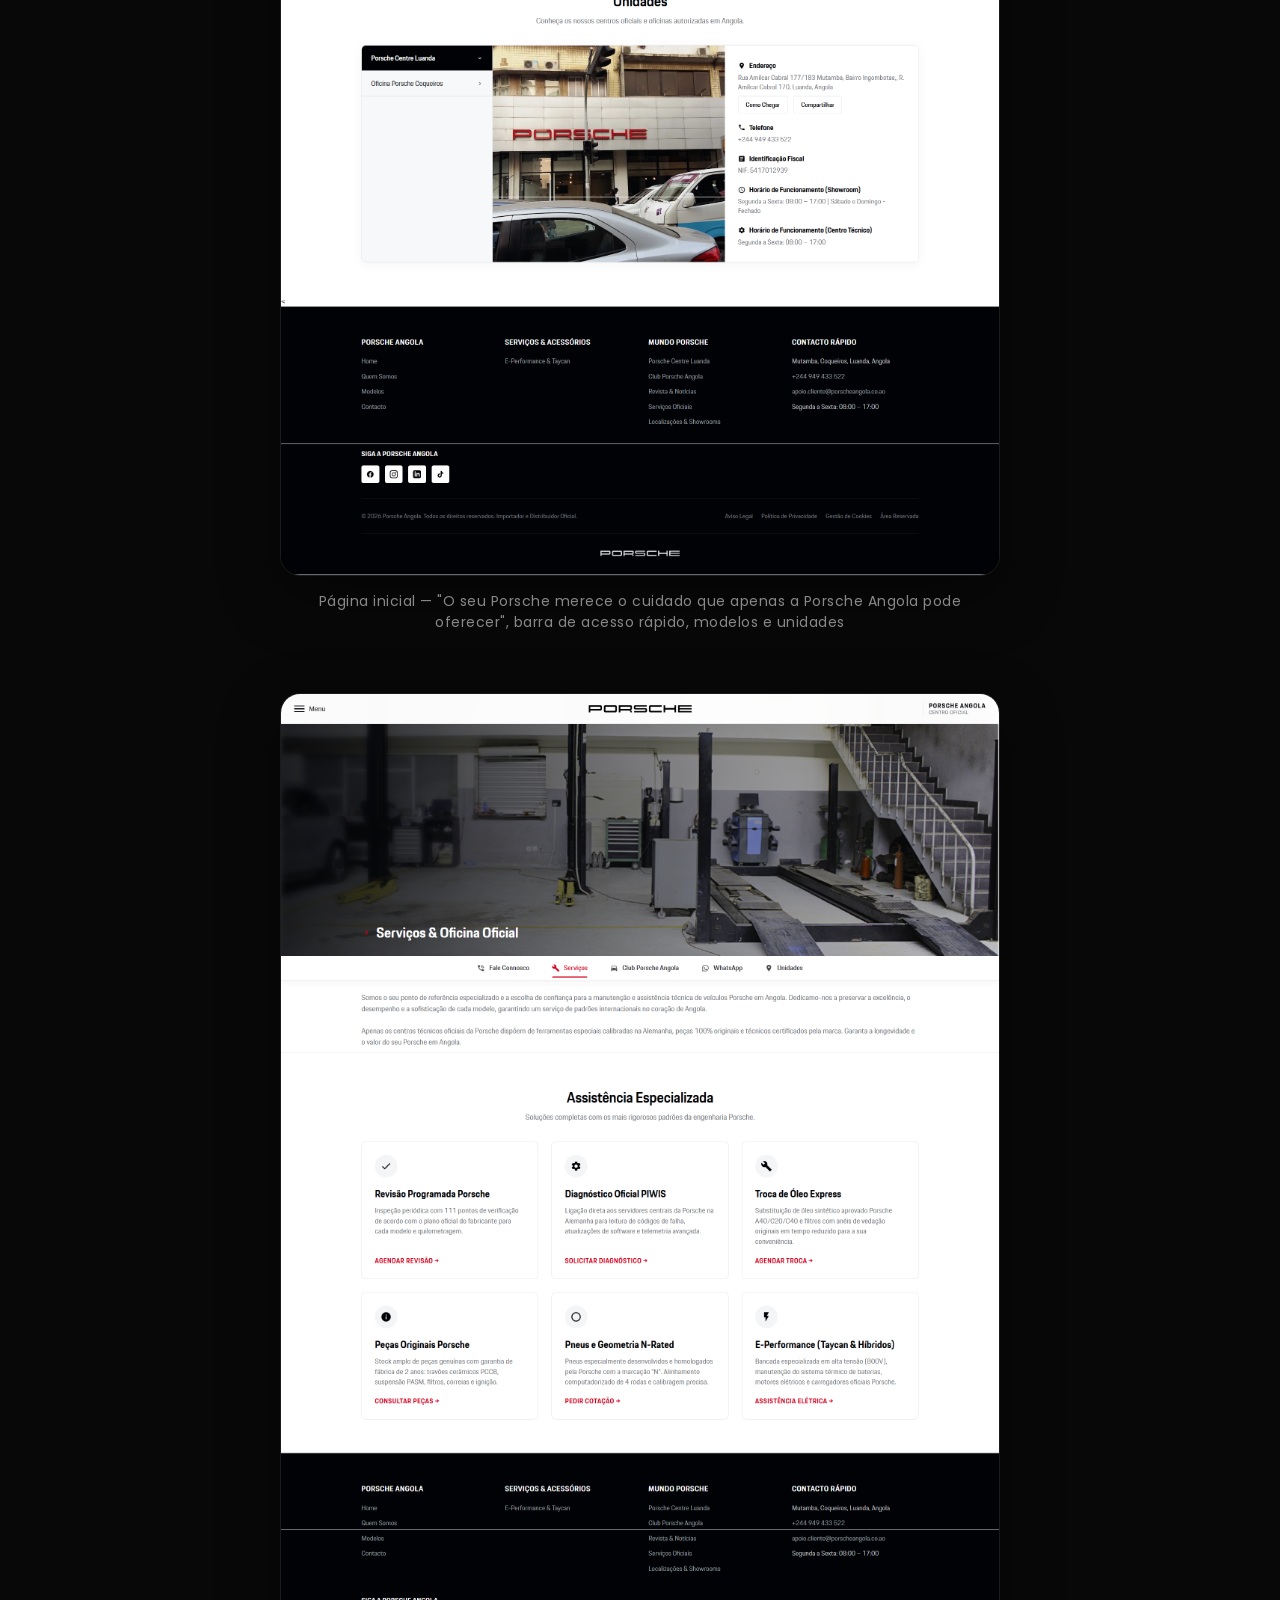
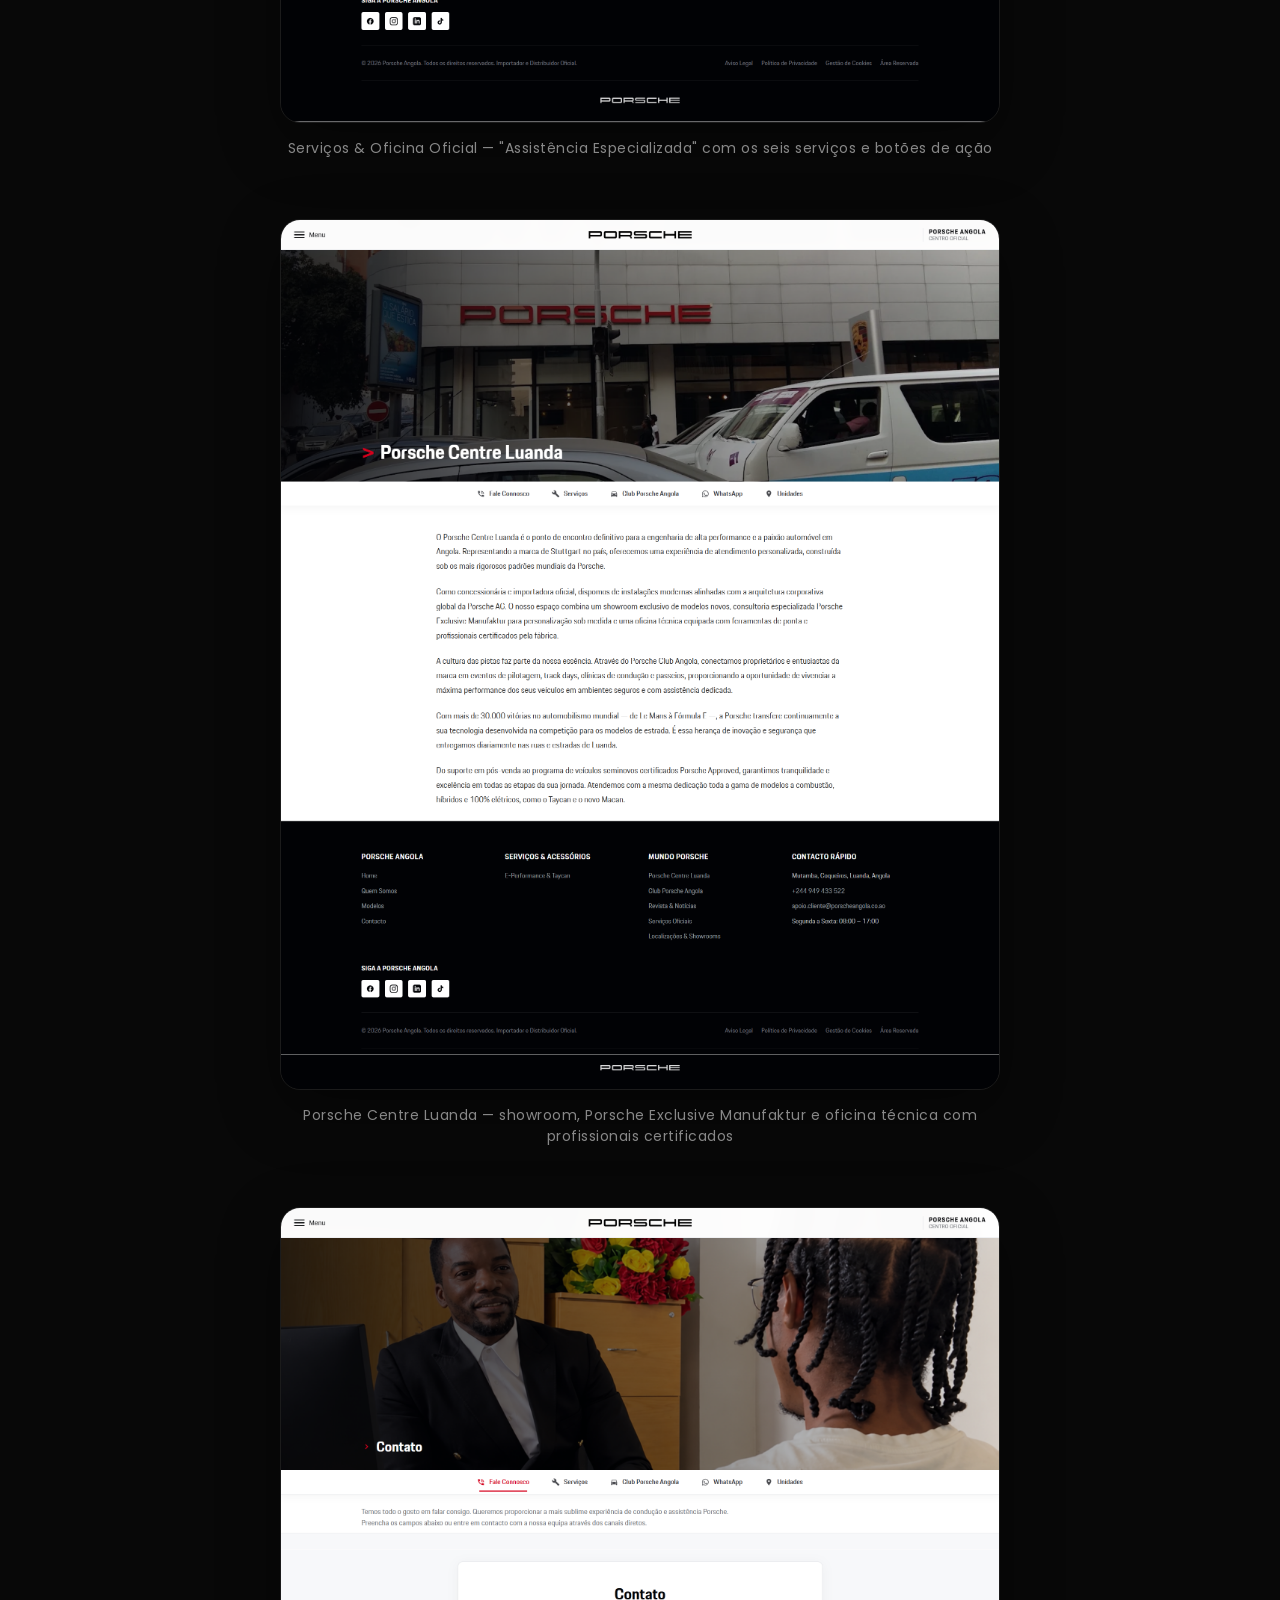
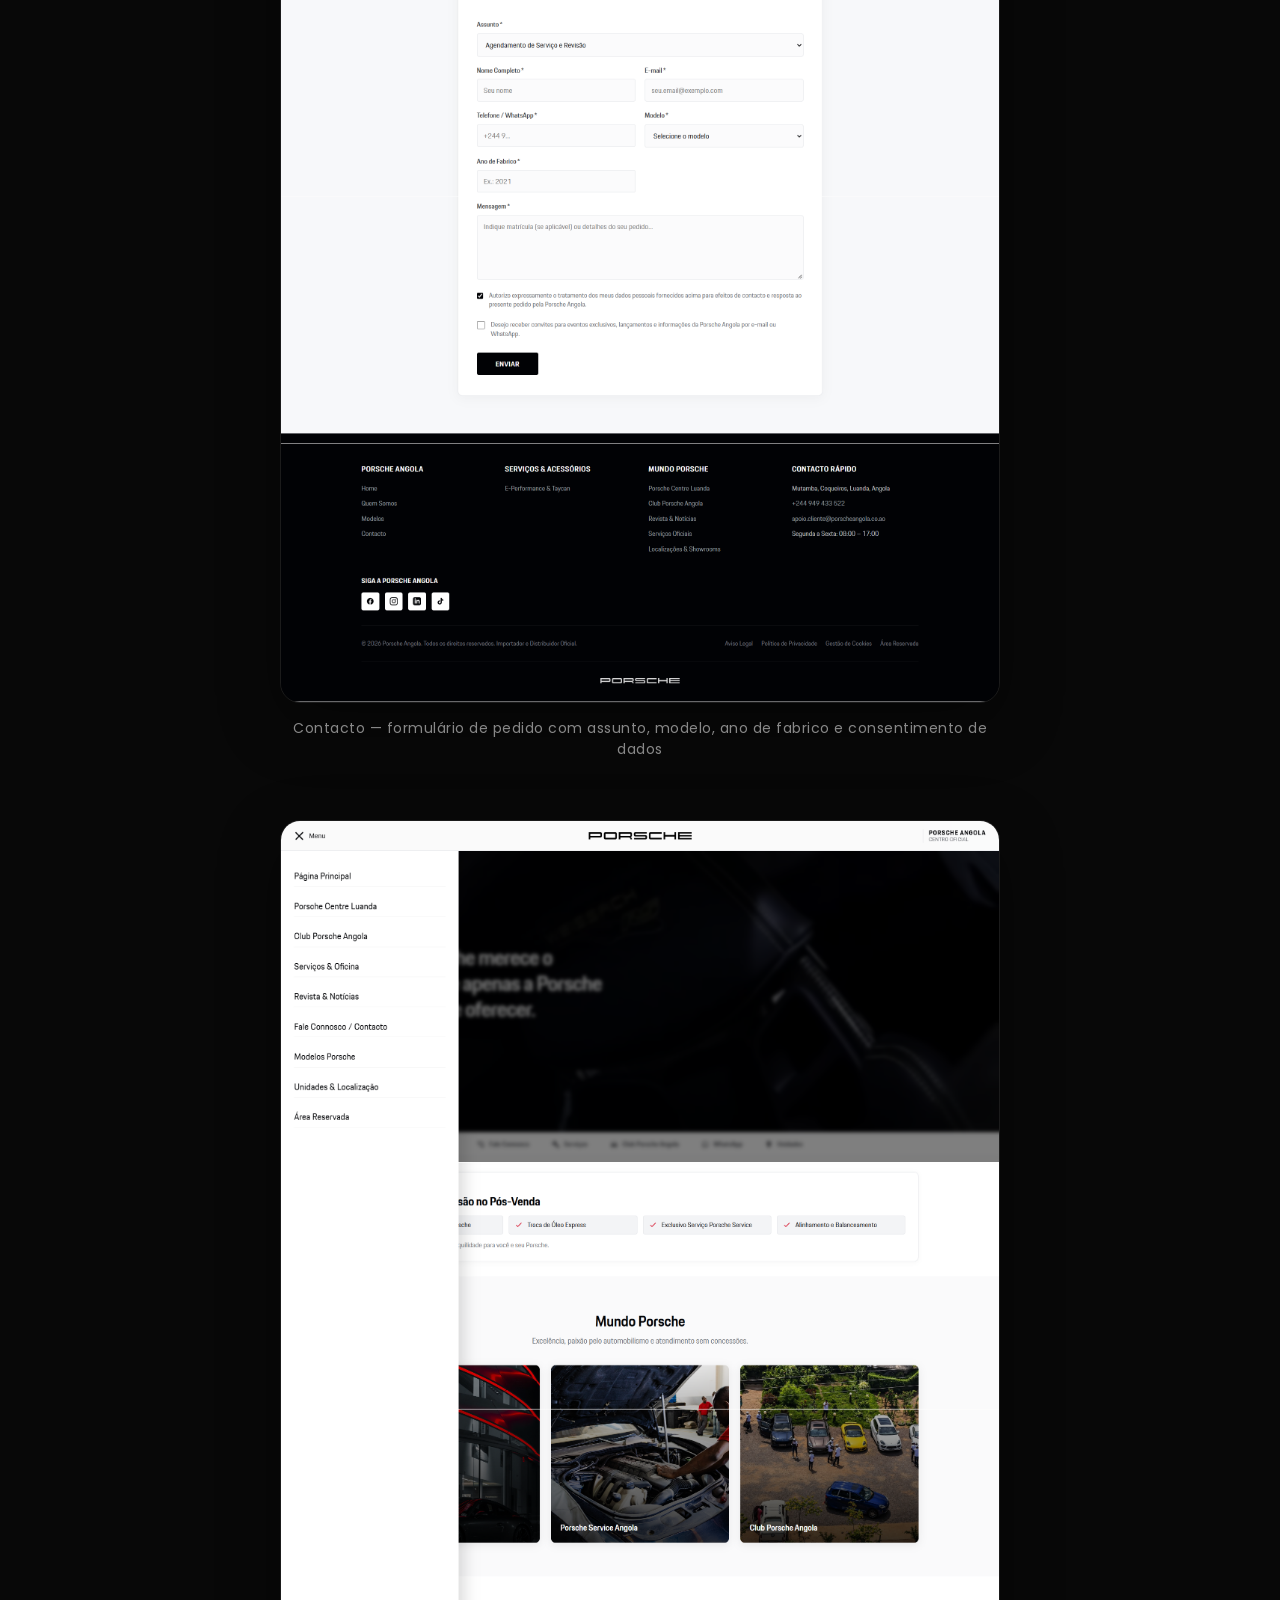
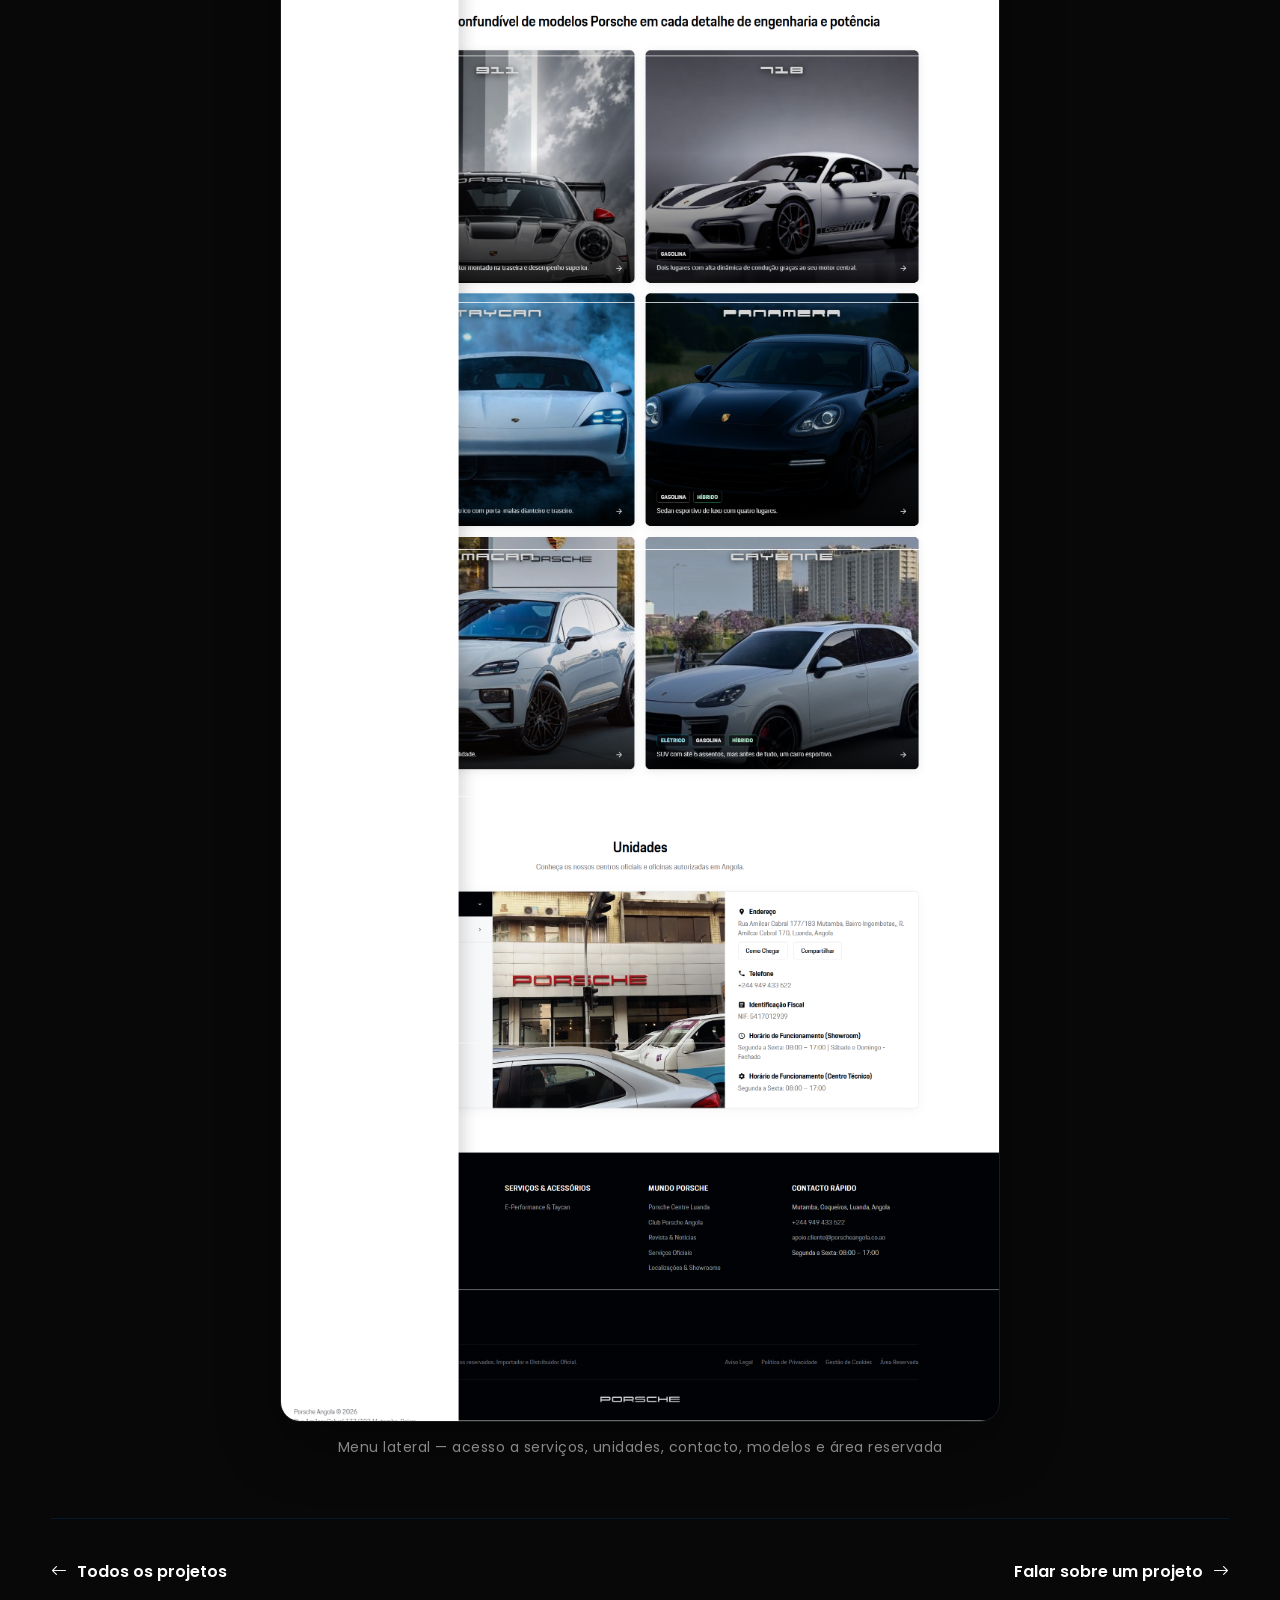
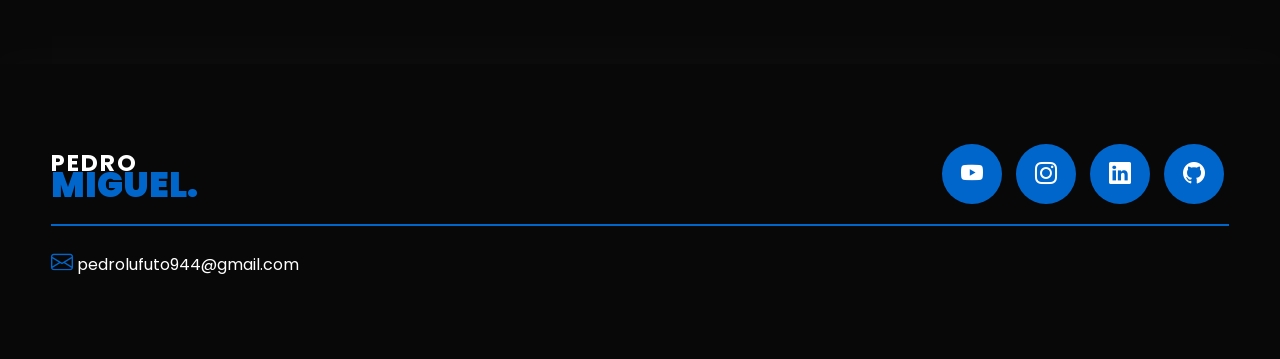
<file: projeto7.html>
<!DOCTYPE html>
<html lang="pt">

<head>
    <meta charset="UTF-8">
    <meta name="viewport" content="width=device-width, initial-scale=1.0">
    <link rel="stylesheet" href="style.css">
    <link rel="stylesheet" href="https://cdn.jsdelivr.net/npm/bootstrap-icons@1.11.3/font/bootstrap-icons.min.css">
    <link rel="preconnect" href="https://fonts.googleapis.com">
    <link rel="preconnect" href="https://fonts.gstatic.com" crossorigin>
    <link rel="icon" type="image/png" href="icone-PL.svg">
    <link
        href="https://fonts.googleapis.com/css2?family=Poppins:ital,wght@0,100;0,200;0,300;0,400;0,500;0,600;0,700;0,800;0,900;1,100;1,200;1,300;1,400;1,500;1,600;1,700;1,800;1,900&display=swap"
        rel="stylesheet">
    <title>Website Porsche Angola | Serviços & Oficina Oficial | Pedro Miguel</title>

    <style>
        /* ===== ESTILO DA PÁGINA DE PROJETO (case study) ===== */
        section.projeto-hero {
            padding: 60px 4% 20px 4%;
        }

        .projeto-voltar {
            display: inline-flex;
            align-items: center;
            gap: 8px;
            color: #d1d1d1;
            text-decoration: none;
            font-size: 15px;
            font-weight: 500;
            transition: .2s;
            margin-bottom: 40px;
        }

        .projeto-voltar:hover {
            color: #0066CC;
            transform: translateX(-4px);
        }

        .projeto-titulo h2 {
            color: #0066CC;
            font-size: 14px;
            font-weight: 700;
            text-transform: uppercase;
            letter-spacing: 3px;
            margin-bottom: 15px;
        }

        .projeto-titulo h1 {
            color: #fff;
            font-size: 54px;
            font-weight: 800;
            letter-spacing: -1px;
            margin-bottom: 25px;
            max-width: 850px;
        }

        .projeto-titulo p.descricao {
            color: #d1d1d1;
            font-size: 17px;
            line-height: 1.8;
            max-width: 1300px;
            text-align: justify;
            margin-bottom: 18px;
        }

        .projeto-meta {
            display: grid;
            grid-template-columns: repeat(4, 1fr);
            gap: 30px;
            margin: 50px 0 20px 0;
            padding: 35px 0;
            border-top: 1px solid rgba(0, 102, 204, 0.2);
            border-bottom: 1px solid rgba(0, 102, 204, 0.2);
        }

        .projeto-meta .meta-item h3 {
            color: #0066CC;
            font-size: 13px;
            font-weight: 700;
            text-transform: uppercase;
            letter-spacing: 1px;
            margin-bottom: 10px;
        }

        .projeto-meta .meta-item p,
        .projeto-meta .meta-item a {
            color: #fff;
            font-size: 16px;
            font-weight: 500;
            text-decoration: none;
        }

        .projeto-meta .meta-item a:hover {
            color: #0066CC;
        }

        /* FUNCIONALIDADES */
        section.projeto-funcionalidades {
            padding: 40px 4% 20px 4%;
        }

        .funcionalidades-titulo {
            max-width: 1280px;
            margin: 0 auto 30px auto;
            color: #fff;
            font-size: 28px;
            font-weight: 700;
        }

        .funcionalidades-titulo span {
            color: #0066CC;
        }

        .funcionalidades-grid {
            max-width: 1280px;
            margin: 0 auto;
            display: grid;
            grid-template-columns: repeat(3, 1fr);
            gap: 24px;
        }

        .func-card {
            background: rgba(255, 255, 255, 0.03);
            border: 1px solid rgba(0, 102, 204, 0.2);
            border-radius: 16px;
            padding: 28px;
            transition: .2s;
        }

        .func-card:hover {
            border-color: #0066CC;
            transform: translateY(-4px);
        }

        .func-card i {
            color: #0066CC;
            font-size: 28px;
            display: block;
            margin-bottom: 14px;
        }

        .func-card h3 {
            color: #fff;
            font-size: 17px;
            font-weight: 600;
            margin-bottom: 10px;
        }

        .func-card p {
            color: #d1d1d1;
            font-size: 14.5px;
            line-height: 1.7;
        }

        /* GALERIA */
        section.projeto-galeria {
            padding: 60px 4% 80px 4%;
        }

        .galeria-item {
            max-width: 1280px;
            margin: 0 auto 60px auto;
        }

        /* Capturas de ecrã compridas (página inteira): limitar a largura */
        .galeria-item.estreito {
            max-width: 720px;
        }

        .galeria-item img {
            width: 100%;
            height: auto;
            display: block;
            border-radius: 20px;
            border: 1px solid rgba(255, 255, 255, 0.08);
            box-shadow: 0 20px 60px rgba(0, 0, 0, 0.4);
        }

        .galeria-item .legenda {
            color: #888;
            font-size: 14px;
            margin-top: 15px;
            text-align: center;
            letter-spacing: 0.5px;
        }

        /* NAVEGAÇÃO ENTRE PROJETOS */
        .projeto-nav {
            max-width: 1280px;
            margin: 20px auto 0 auto;
            display: flex;
            justify-content: space-between;
            align-items: center;
            padding-top: 40px;
            border-top: 1px solid rgba(0, 102, 204, 0.2);
        }

        .projeto-nav a {
            color: #fff;
            text-decoration: none;
            font-size: 16px;
            font-weight: 600;
            display: flex;
            align-items: center;
            gap: 10px;
            transition: .2s;
        }

        .projeto-nav a:hover {
            color: #0066CC;
        }

        @media screen and (max-width: 1020px) {
            .projeto-titulo h1 {
                font-size: 34px;
            }

            .projeto-meta {
                grid-template-columns: repeat(2, 1fr);
            }

            .funcionalidades-grid {
                grid-template-columns: repeat(2, 1fr);
            }
        }

        @media screen and (max-width: 600px) {
            .projeto-meta {
                grid-template-columns: 1fr;
                gap: 20px;
            }

            .funcionalidades-grid {
                grid-template-columns: 1fr;
            }
        }
    </style>
</head>

<body>

    <header>
        <div class="interface">
            <div class="logo">
                <h2 style="color: #fff;"><a href="index.html">PEDRO<span>MIGUEL.</span></a></h2>
            </div>
            <nav class="menu-desktop">
                <ul>
                    <li><a href="index.html">Home</a></li>
                    <li><a href="index.html#especialidades">Especialidade</a></li>
                    <li><a href="index.html#sobre">Sobre</a></li>
                    <li><a href="index.html#stack">Stack</a></li>
                    <li><a href="index.html#projetos">Projetos</a></li>
                </ul>
            </nav>
            <nav class="btn-contato">
                <a href="contacto.html">
                    <button>Contacto</button>
                </a>
            </nav>

            <div class="btn-abrir-menu" id="btn-menu">
                <i class="bi bi-list"></i>
            </div>

            <div class="menu-mobile" id="menu-mobile">
                <div class="btn-fechar">
                    <i class="bi bi-x-lg"></i>
                </div>

                <nav>
                    <ul>
                        <li><a href="index.html">Home</a></li>
                        <li><a href="index.html#especialidades">Especialidade</a></li>
                        <li><a href="index.html#sobre">Sobre</a></li>
                        <li><a href="index.html#stack">Stack</a></li>
                        <li><a href="index.html#projetos">Projetos</a></li>
                        <li><a href="contacto.html">Contacto</a></li>
                    </ul>
                </nav>
            </div>
            <div class="overlay-menu" id="overlay-menu"></div>
        </div>
    </header>

    <main>
        <section class="projeto-hero reveal">
            <div class="interface">
                <a href="index.html#projetos" class="projeto-voltar"><i class="bi bi-arrow-left"></i> Voltar aos
                    projetos</a>

                <div class="projeto-titulo">
                    <h2>Website Institucional / Serviços & Oficina</h2>
                    <h1>Porsche Angola <span style="color:#0066CC;">.</span></h1>
                    <p class="descricao">
                        Desenvolvimento do website da Porsche Angola, importador e distribuidor oficial da marca no
                        país, com foco nos serviços de oficina e pós-venda. O site transmite a exigência e a
                        sofisticação da marca e leva o cliente, de forma direta, ao agendamento de revisões,
                        diagnósticos, trocas de óleo, peças originais, pneus e assistência para modelos elétricos
                        e híbridos.
                    </p>
                    <p class="descricao">
                        Além dos serviços da oficina oficial, o site apresenta o Porsche Centre Luanda, a gama de
                        modelos, as unidades com morada e horários, o Club Porsche Angola e a Revista Insider,
                        com uma barra de acesso rápido, menu lateral e um formulário de contacto pensado para
                        pedidos de serviço.
                    </p>
                </div>

                <div class="projeto-meta">
                    <div class="meta-item">
                        <h3>Cliente</h3>
                        <p>Porsche Angola</p>
                    </div>
                    <div class="meta-item">
                        <h3>Serviços</h3>
                        <p>Website Institucional / Serviços & Oficina Oficial</p>
                    </div>
                    <div class="meta-item">
                        <h3>Stack</h3>
                        <p>HTML, CSS, <br>JavaScript, PHP</p>
                    </div>
                    <div class="meta-item">
                        <h3>Link</h3>
                        <a href="https://porscheangola.vibeagency.ao/" target="_blank">porscheangola.vibeagency.ao <i class="bi bi-box-arrow-up-right"></i></a>
                    </div>
                </div>
            </div>
        </section>

        <section class="projeto-funcionalidades reveal">
            <h2 class="funcionalidades-titulo">Principais <span>funcionalidades</span></h2>
            <div class="funcionalidades-grid">
                <div class="func-card">
                    <i class="bi bi-clipboard2-check"></i>
                    <h3>Revisão e diagnóstico oficial</h3>
                    <p>Revisão Programada Porsche, com 111 pontos de verificação, e Diagnóstico Oficial PIWIS, com botões de ação para agendar ou solicitar.</p>
                </div>
                <div class="func-card">
                    <i class="bi bi-gear-wide-connected"></i>
                    <h3>Peças originais e pneus</h3>
                    <p>Peças Originais Porsche com garantia de fábrica, Troca de Óleo Express e Pneus e Geometria N-Rated, cada um com a sua chamada para ação.</p>
                </div>
                <div class="func-card">
                    <i class="bi bi-lightning-charge"></i>
                    <h3>E-Performance</h3>
                    <p>Serviço dedicado à assistência de Taycan e híbridos, com bancada especializada em alta tensão (800V).</p>
                </div>
                <div class="func-card">
                    <i class="bi bi-calendar-check"></i>
                    <h3>Pedido de serviço online</h3>
                    <p>Formulário com assunto (como "Agendamento de Serviço e Revisão"), modelo, ano de fabrico e mensagem, com consentimento para o tratamento dos dados.</p>
                </div>
                <div class="func-card">
                    <i class="bi bi-geo-alt"></i>
                    <h3>Unidades e horários</h3>
                    <p>Porsche Centre Luanda e Oficina Porsche Coqueiros, com morada, telefone, horários do showroom e do centro técnico, e botões "Como chegar" e "Compartilhar".</p>
                </div>
                <div class="func-card">
                    <i class="bi bi-compass"></i>
                    <h3>Navegação rápida</h3>
                    <p>Barra de acesso rápido (Fale Connosco, Serviços, Club Porsche Angola, WhatsApp, Unidades) e menu lateral para o site todo.</p>
                </div>
            </div>
        </section>

        <section class="projeto-galeria reveal">
            <div class="galeria-item estreito">
                <img src="projeto7/img1.png" alt="Porsche Angola - Página inicial">
                <p class="legenda">Página inicial — "O seu Porsche merece o cuidado que apenas a Porsche Angola pode oferecer", barra de acesso rápido, modelos e unidades</p>
            </div>

            <div class="galeria-item estreito">
                <img src="projeto7/img2.png" alt="Porsche Angola - Serviços e Oficina Oficial">
                <p class="legenda">Serviços & Oficina Oficial — "Assistência Especializada" com os seis serviços e botões de ação</p>
            </div>

            <div class="galeria-item estreito">
                <img src="projeto7/img3.png" alt="Porsche Angola - Porsche Centre Luanda">
                <p class="legenda">Porsche Centre Luanda — showroom, Porsche Exclusive Manufaktur e oficina técnica com profissionais certificados</p>
            </div>

            <div class="galeria-item estreito">
                <img src="projeto7/img4.png" alt="Porsche Angola - Formulário de contacto">
                <p class="legenda">Contacto — formulário de pedido com assunto, modelo, ano de fabrico e consentimento de dados</p>
            </div>

            <div class="galeria-item estreito">
                <img src="projeto7/img5.png" alt="Porsche Angola - Menu lateral">
                <p class="legenda">Menu lateral — acesso a serviços, unidades, contacto, modelos e área reservada</p>
            </div>

            <div class="projeto-nav">
                <a href="index.html#projetos"><i class="bi bi-arrow-left"></i> Todos os projetos</a>
                <a href="contacto.html">Falar sobre um projeto <i class="bi bi-arrow-right"></i></a>
            </div>
        </section>
    </main>

    <footer>
        <div class="interface">
            <div class="line-footer">
                <div class="flex">
                    <div class="logo">
                        <h2 style="color: #fff;"><a href="index.html">PEDRO<span>MIGUEL.</span></a></h2>
                    </div>
                    <div class="btn-social">
                        <a href="https://youtube.com/@pedromiguellufuto?si=7yE64rBI-hNYIMLc" target="_blank" rel="canal youtube"><button><i class="bi bi-youtube"></i></button></a>
                        <a href="https://www.instagram.com/pedromiguel9948?igsh=OHBoNWQ1d2V5d3V6" target="_blank" rel="instagram"><button><i class="bi bi-instagram"></i></button></a>
                        <a href="https://www.linkedin.com/in/pedro-lufuto-2a4253391?utm_source=share_via&utm_content=profile&utm_medium=member_android" target="_blank" rel="linkedin"><button><i class="bi bi-linkedin"></i></button></a>
                        <a href="https://github.com/LufutoPedro" target="_blank" rel="noopener noreferrer" aria-label="GitHub"><button type="button" tabindex="-1"><i class="bi bi-github"></i></button></a>
                    </div>
                </div>
            </div>

            <div class="line-footer borda">
                <p><i class="bi bi-envelope"></i> <a href="contacto.html">pedrolufuto944@gmail.com</a></p>
            </div>
        </div>
    </footer>

    <div class="scroll-top" id="scroll-top">
        <i class="bi bi-arrow-up-short"></i>
    </div>

    <script src="menu.js"></script>
</body>

</html>
</file>
<file: style.css>
html {
    scroll-behavior: smooth;
    scroll-padding-top: 90px;
}

* {
    margin: 0;
    padding: 0;
    box-sizing: border-box;
}

body {
    background-color: #080808;
    min-height: 100vh;
    font-family: 'Poppins', sans-serif;
    -webkit-font-smoothing: antialiased;
}

ul {
    list-style: none;
}

img {
    max-width: 100%;
    height: auto;
}

/* Foco visível para navegação por teclado */
a:focus-visible,
button:focus-visible {
    outline: 3px solid #1690e1;
    outline-offset: 3px;
}

.interface {
    max-width: 1280px;
    margin: 0 auto;
}

.logo h2 a {
    color: #fff;
    text-decoration: none;
    font-size: 23px;
    line-height: 22px;
    display: block;
    font-weight: 700;
    text-transform: uppercase;
    letter-spacing: 2px;
}

.logo:hover {
    filter: drop-shadow(0 0 30px hsla(198, 100%, 50%, 0.552));
}

.logo h2 a span {
    color: #0066CC;
    display: block;
    font-size: 35px;
    font-weight: 900;
    letter-spacing: 0;
}

.flex {
    display: flex;
}

.btn-contato button {
    padding: 10px 40px;
    font-family: inherit;
    font-size: 18px;
    font-weight: 600;
    color: #fff;
    background-color: #0066CC;
    border: 0;
    border-radius: 30px;
    cursor: pointer;
    transition: .3s;
}

button:hover {
    box-shadow: 0px 0px 0px 4px hsla(210, 100%, 40%, 0.27);
    filter: drop-shadow(0 0 30px hsla(198, 100%, 50%, 0.552));
}

h2.titulo {
    color: #fff;
    font-size: 38px;
    text-align: center;
}

h2.titulo span {
    color: #0066CC;
}


/* ESTILO DO HEADER */
header {
    padding: 40px 4%;
}

header>.interface {
    display: flex;
    align-items: center;
    justify-content: space-between;
}

header a {
    color: #8a8a8a;
    text-decoration: none;
    display: inline-block;
    transition: .2s;
}

header a:hover {
    color: #fff;
    transform: scale(1.05);
}

header .logo h2 a {
    color: #fff;
}

header nav.menu-desktop ul li a,
header nav.menu-mobile ul li a {
    position: relative;
    color: #8a8a8a;
    text-decoration: none;
    display: inline-block;
    transition: color 0.2s, transform 0.2s;
}

header nav.menu-desktop ul li a:hover,
header nav.menu-mobile ul li a:hover {
    color: #fff;
    transform: scale(1.05);
}

header nav.menu-desktop ul li a:after,
header nav.menu-mobile ul li a:after {
    content: '';
    position: absolute;
    left: 0;
    bottom: -4px;
    width: 0;
    height: 2px;
    background-color: hsl(197, 82%, 48%);
    transition: width 0.5s ease;
}

header nav.menu-desktop ul li a:hover:after,
header nav.menu-mobile ul li a:hover:after {
    width: 100%;
}

header nav.menu-desktop ul li {
    display: inline-block;
    padding: 0 40px;
}

/* Botões de menu (agora <button>): reset de estilo */
.btn-abrir-menu,
.menu-mobile .btn-fechar,
.scroll-top {
    border: 0;
    background: none;
    font-family: inherit;
}

.btn-abrir-menu {
    display: none;
    cursor: pointer;
}

.btn-abrir-menu i {
    color: #0066CC;
    font-size: 40px;
}

.menu-mobile {
    background-color: #000;
    height: 100vh;
    position: fixed;
    top: 0;
    right: 0;
    z-index: 99999;
    width: 0%;
    overflow: hidden;
    transition: .5s;
}

.menu-mobile.abrir-menu {
    width: 70%;
}

.menu-mobile.abrir-menu~.overlay-menu {
    display: block;
}

.menu-mobile .btn-fechar {
    display: block;
    width: 100%;
    text-align: left;
    padding: 20px 5%;
    cursor: pointer;
}

.menu-mobile .btn-fechar i {
    color: #0066CC;
    font-size: 30px;
}

.menu-mobile nav ul {
    text-align: right;
}

.menu-mobile nav ul li a {
    color: #fff;
    font-size: 20px;
    font-weight: 300;
    padding: 20px 8%;
    display: block;
}

.menu-mobile nav ul li a:hover {
    background-color: #0066CC;
    color: #fff;
}

.overlay-menu {
    background-color: #000000df;
    width: 100%;
    height: 100%;
    position: fixed;
    top: 0;
    left: 0;
    z-index: 888;
    display: none;
}


/* TOPO DO SITE */
section.topo-do-site {
    padding: 40px 4%;
}

section.topo-do-site .flex {
    align-items: center;
    justify-content: center;
    gap: 90px;
}

.topo-do-site h1 {
    color: #fff;
    font-size: 50px;
    line-height: 1.1;
    font-weight: 800;
    text-align: left;
    letter-spacing: 3px;
}

.topo-do-site .txt-topo-site h1 span {
    color: #0066CC;
}

.topo-do-site .txt-topo-site {
    flex: 1;
    max-width: 650px;
}

.topo-do-site .txt-topo-site p {
    color: #d1d1d1;
    margin: 30px 0 45px 0;
    font-size: 16px;
    line-height: 1.7;
    text-align: left;
}

.topo-do-site .img-topo-site {
    flex: 1;
    display: flex;
    justify-content: flex-end;
    align-items: center;
}

.topo-do-site .img-topo-site img {
    width: 100%;
    max-width: 650px;
    height: auto;
    animation: flutuar 3s ease-in-out infinite;
    filter: drop-shadow(0 0 30px #00b3ff60);
}

@keyframes flutuar {
    0% {
        transform: translateY(0);
    }

    50% {
        transform: translateY(-20px);
    }

    100% {
        transform: translateY(0);
    }
}

/* ESPECIALIDADES CARROSSEL */
.especialidades-carrossel {
    display: flex;
    align-items: center;
    gap: 20px;
    margin-top: 45px;
}

.especialidades-viewport {
    overflow: hidden;
    width: 100%;
}

.especialidades-track {
    display: flex;
    transition: transform .6s cubic-bezier(0.65, 0, 0.35, 1);
}

.especialidades-pagina {
    display: flex;
    justify-content: center;
    gap: 60px;
    flex: 0 0 100%;
    width: 100%;
}

.especialidades-pagina .especialidades-box {
    flex: 1;
    max-width: 380px;
}

.seta-esp {
    flex-shrink: 0;
    width: 55px;
    height: 55px;
    border-radius: 50%;
    border: none;
    background-color: #0066CC;
    color: #fff;
    font-size: 24px;
    cursor: pointer;
    display: flex;
    align-items: center;
    justify-content: center;
    transition: .3s;
}

.seta-esp:hover {
    background-color: #1690e1;
    transform: scale(1.1);
}

.seta-esp.desativado {
    opacity: .3;
    pointer-events: none;
    cursor: default;
}

/* ESPECIALIDADES */
section.especialidade {
    padding: 40px 4%;
}

section.especialidade .flex {
    gap: 60px;
}

.especialidade .especialidades-box {
    flex: 1;
    color: #fff;
    padding: 40px;
    border-radius: 20px;
    margin-top: 45px;
    transition: .5s;
    background: rgba(255, 255, 255, 0.03);
    backdrop-filter: blur(10px);
    border: 1px solid rgba(255, 255, 255, 0.1);
    line-height: 1.6;
}

.especialidade .especialidades-box:hover {
    transform: translateY(-10px);
    background: rgba(255, 255, 255, 0.08);
    border: 1px solid #0066CC;
    box-shadow: 0 0 20px rgba(0, 102, 204, 0.2);
}

.especialidade .especialidades-box i {
    font-size: 70px;
    color: #0066CC;
}

.especialidade .especialidades-box h3 {
    font-size: 28px;
    margin: 15px 0;
}

/* SOBRE */
section.sobre {
    padding: 80px 4%;
}

section.sobre .flex {
    align-items: center;
    gap: 60px;
}

.sobre .img-sobre {
    flex: 1;
}

.sobre .img-sobre img {
    width: 100%;
    max-width: 750px;
    border-radius: 30px;
    filter: drop-shadow(0 0 30px rgba(77, 195, 255, 0.233));
}

.sobre .txt-sobre {
    flex: 1;
    color: #fff;
}

.sobre .txt-sobre h2 {
    font-size: 40px;
    line-height: 1.1;
    margin-bottom: 30px;
}

.sobre .txt-sobre h2 span {
    color: #0066CC;
    display: block;
}

.sobre .txt-sobre h3 {
    font-size: 22px;
    margin: 30px 0 15px;
    color: #fff;
}

.sobre .txt-sobre p {
    margin: 20px 0;
    font-size: 17px;
    font-weight: 300;
    line-height: 1.7;
    color: #e4e4e4;
}

.sobre .txt-sobre p.dados {
    color: #8ecbff;
    font-weight: 400;
}

.sobre .lista-formacao li {
    font-size: 16px;
    font-weight: 300;
    line-height: 1.7;
    color: #e4e4e4;
    padding-left: 22px;
    margin-bottom: 14px;
    position: relative;
}

.sobre .lista-formacao li::before {
    content: '';
    position: absolute;
    left: 0;
    top: 11px;
    width: 8px;
    height: 8px;
    border-radius: 50%;
    background-color: #0066CC;
}

.sobre .lista-formacao li strong {
    font-weight: 600;
    color: #fff;
}

.btn-social {
    margin-top: 30px;
}

.btn-social a {
    display: inline-block;
    border-radius: 50%;
}

.btn-social button {
    width: 60px;
    height: 60px;
    border-radius: 50%;
    border: none;
    background-color: #0066CC;
    font-size: 22px;
    cursor: pointer;
    margin: 0 5px;
    transition: .2s;
}

.btn-social button i {
    color: #fff;
}

.btn-social button:hover {
    transform: scale(1.1);
    box-shadow: 0 0 10px #0066CC;
    background-color: #1690e1;
}

footer .btn-social {
    margin-top: 0;
}

/* STACK / FERRAMENTAS */
section.stack {
    padding: 80px 4%;
}

.stack-grid {
    display: grid;
    grid-template-columns: repeat(4, 1fr);
    gap: 20px;
    margin-top: 50px;
}

.stack-card {
    background: rgba(255, 255, 255, 0.03);
    border: 1px solid rgba(255, 255, 255, 0.08);
    border-radius: 16px;
    padding: 28px 24px;
    backdrop-filter: blur(10px);
    transition: .3s ease;
    display: flex;
    flex-direction: column;
    gap: 14px;
}

.stack-card:hover {
    transform: translateY(-6px);
    background: rgba(255, 255, 255, 0.06);
    border-color: #0066CC;
    box-shadow: 0 0 20px rgba(0, 102, 204, 0.18);
}

.stack-label {
    font-size: 11px;
    font-weight: 600;
    letter-spacing: 1.5px;
    text-transform: uppercase;
    color: #8a8a8a;
}

.stack-label span {
    color: #0066CC;
    font-weight: 700;
    margin-right: 6px;
}

.stack-card p {
    color: #e4e4e4;
    font-size: 15px;
    font-weight: 400;
    line-height: 1.6;
}

/* PORTFOLIO */
section.portfolio {
    padding: 80px 4%;
    box-shadow: 0 0 40px 10px #ffffff05;
}

.img-port {
    width: 100%;
    height: 460px;
    background-size: cover;
    background-position: 100% 0%;
    background-color: #111;
    transition: background-position 8s;
    cursor: pointer;
    border-radius: 40px;
    position: relative;
}

.img-port:hover {
    background-position: 100% 100%;
}

a.img-port {
    text-decoration: none;
    display: block;
}

.overlay {
    position: absolute;
    top: 0;
    left: 0;
    width: 100%;
    height: 100%;
    background-color: #00000083;
    border-radius: 40px;
    display: flex;
    align-items: center;
    justify-content: center;
    text-align: center;
    padding: 20px;
    color: #fff;
    font-size: 24px;
    font-weight: 600;
    opacity: 0;
    transition: .5s;
}

/* Também aparece com foco por teclado; em ecrãs táteis fica sempre visível */
.overlay:hover,
a.img-port:hover .overlay,
a.img-port:focus-visible .overlay {
    opacity: 1;
}

@media (hover: none) {
    .overlay {
        opacity: 1;
        align-items: flex-end;
        background: linear-gradient(to top, #000000d9, #00000000 60%);
        font-size: 18px;
    }
}

/* CARROSSEL DO PORTFOLIO */
.portfolio-carrossel {
    display: flex;
    align-items: center;
    gap: 20px;
    margin-top: 60px;
}

.portfolio-viewport {
    overflow: hidden;
    width: 100%;
}

.portfolio-track {
    display: flex;
    transition: transform .6s cubic-bezier(0.65, 0, 0.35, 1);
}

.portfolio-pagina {
    display: flex;
    justify-content: center;
    gap: 20px;
    flex: 0 0 100%;
    width: 100%;
}

.portfolio-pagina .img-port {
    flex: 1;
    max-width: 360px;
}

.seta {
    flex-shrink: 0;
    width: 55px;
    height: 55px;
    border-radius: 50%;
    border: none;
    background-color: #0066CC;
    color: #fff;
    font-size: 24px;
    cursor: pointer;
    display: flex;
    align-items: center;
    justify-content: center;
    transition: .3s;
}

.seta:hover {
    background-color: #1690e1;
    transform: scale(1.1);
}

.seta.desativado {
    opacity: .3;
    pointer-events: none;
    cursor: default;
}

/* FOOTER */
footer {
    padding: 60px 4%;
    box-shadow: 0 0 40px 10px #ffffff05;
}

footer .flex {
    justify-content: space-between;
    align-items: center;
}

footer .line-footer {
    padding: 20px 0;
}

.borda {
    border-top: 2px solid #0066CC;
}

footer .line-footer p i {
    color: #0066CC;
    font-size: 22px;
}

footer .line-footer p a {
    color: #fff;
    text-decoration: none;
}

footer .line-footer p a:hover {
    text-decoration: underline;
}

/* BOTÃO SCROLL TOP */
.scroll-top {
    position: fixed;
    bottom: 30px;
    right: 30px;
    width: 50px;
    height: 50px;
    background-color: #0066CC;
    color: #fff;
    border-radius: 50%;
    display: flex;
    align-items: center;
    justify-content: center;
    font-size: 30px;
    cursor: pointer;
    z-index: 999;
    opacity: 0;
    visibility: hidden;
    transition: .3s;
}

.scroll-top.show {
    opacity: 1;
    visibility: visible;
}

.scroll-top:hover {
    transform: scale(1.1);
    background-color: #1690e1;
}

/* REVEAL ANIMATION */
.reveal {
    opacity: 0;
    transform: translateY(30px);
    transition: all 0.8s ease-out;
}

.reveal.active {
    opacity: 1;
    transform: translateY(0);
}

/* RESPONSIVIDADE */
@media screen and (max-width: 1020px) {

    /* HEADER */
    .menu-desktop,
    header .btn-contato {
        display: none;
    }

    .btn-abrir-menu {
        display: block;
    }

    /* TOPO DO SITE */
    section.topo-do-site .flex {
        flex-direction: column-reverse;
        gap: 40px;
    }

    .topo-do-site h1 {
        font-size: 32px;
        text-align: center;
    }

    .topo-do-site .txt-topo-site p {
        text-align: center;
    }

    .topo-do-site .btn-contato {
        display: flex;
        justify-content: center;
    }

    .topo-do-site .img-topo-site {
        justify-content: center;
    }

    .topo-do-site .img-topo-site img {
        width: 100%;
        max-width: 420px;
    }

    /* ESPECIALIDADES */
    .especialidades-pagina {
        flex-direction: column;
        align-items: center;
        gap: 20px;
    }

    .especialidades-pagina .especialidades-box {
        width: 100%;
        max-width: 520px;
        margin-top: 0;
        padding: 30px 24px;
    }

    .especialidade .especialidades-box i {
        font-size: 52px;
    }

    .especialidade .especialidades-box h3 {
        font-size: 24px;
    }

    .seta-esp {
        width: 42px;
        height: 42px;
        font-size: 20px;
    }

    /* SOBRE */
    section.sobre .flex {
        flex-direction: column;
    }

    .sobre .txt-sobre h2 {
        font-size: 30px;
    }

    .sobre .btn-social {
        text-align: center;
    }

    /* STACK */
    section.stack {
        padding: 60px 4%;
    }

    .stack-grid {
        grid-template-columns: repeat(2, 1fr);
        gap: 16px;
        margin-top: 36px;
    }

    /* PORTFOLIO */
    .portfolio-carrossel {
        gap: 12px;
        margin-top: 40px;
    }

    .seta {
        width: 42px;
        height: 42px;
        font-size: 20px;
    }

    .img-port {
        height: 380px;
    }

    /* FOOTER */
    footer .flex {
        flex-direction: column;
        gap: 30px;
    }
}

@media screen and (max-width: 700px) {
    .topo-do-site .img-topo-site img {
        max-width: 360px;
    }

    /* ESPECIALIDADES */
    .especialidades-carrossel {
        flex-wrap: wrap;
        justify-content: center;
        gap: 16px;
        margin-top: 30px;
    }

    .especialidades-viewport {
        order: -1;
        flex: 0 0 100%;
    }

    .especialidades-pagina {
        gap: 16px;
    }

    .especialidades-pagina .especialidades-box {
        max-width: 100%;
        padding: 24px 20px;
    }

    .especialidade .especialidades-box i {
        font-size: 44px;
    }

    .especialidade .especialidades-box h3 {
        font-size: 21px;
        margin: 12px 0;
    }

    .especialidade .especialidades-box p {
        font-size: 14px;
    }

    /* STACK */
    section.stack {
        padding: 50px 4%;
    }

    .stack-grid {
        grid-template-columns: 1fr;
        gap: 14px;
        margin-top: 28px;
    }

    .stack-card {
        padding: 20px 18px;
        gap: 10px;
    }

    .stack-card p {
        font-size: 14px;
    }

    .img-port {
        height: 320px;
    }

    h2.titulo {
        font-size: 30px;
    }
}

/* Respeitar quem prefere menos animação */
@media (prefers-reduced-motion: reduce) {
    html {
        scroll-behavior: auto;
    }

    *,
    *::before,
    *::after {
        animation: none !important;
        transition-duration: .01ms !important;
    }

    .reveal {
        opacity: 1;
        transform: none;
    }
}
</file>
